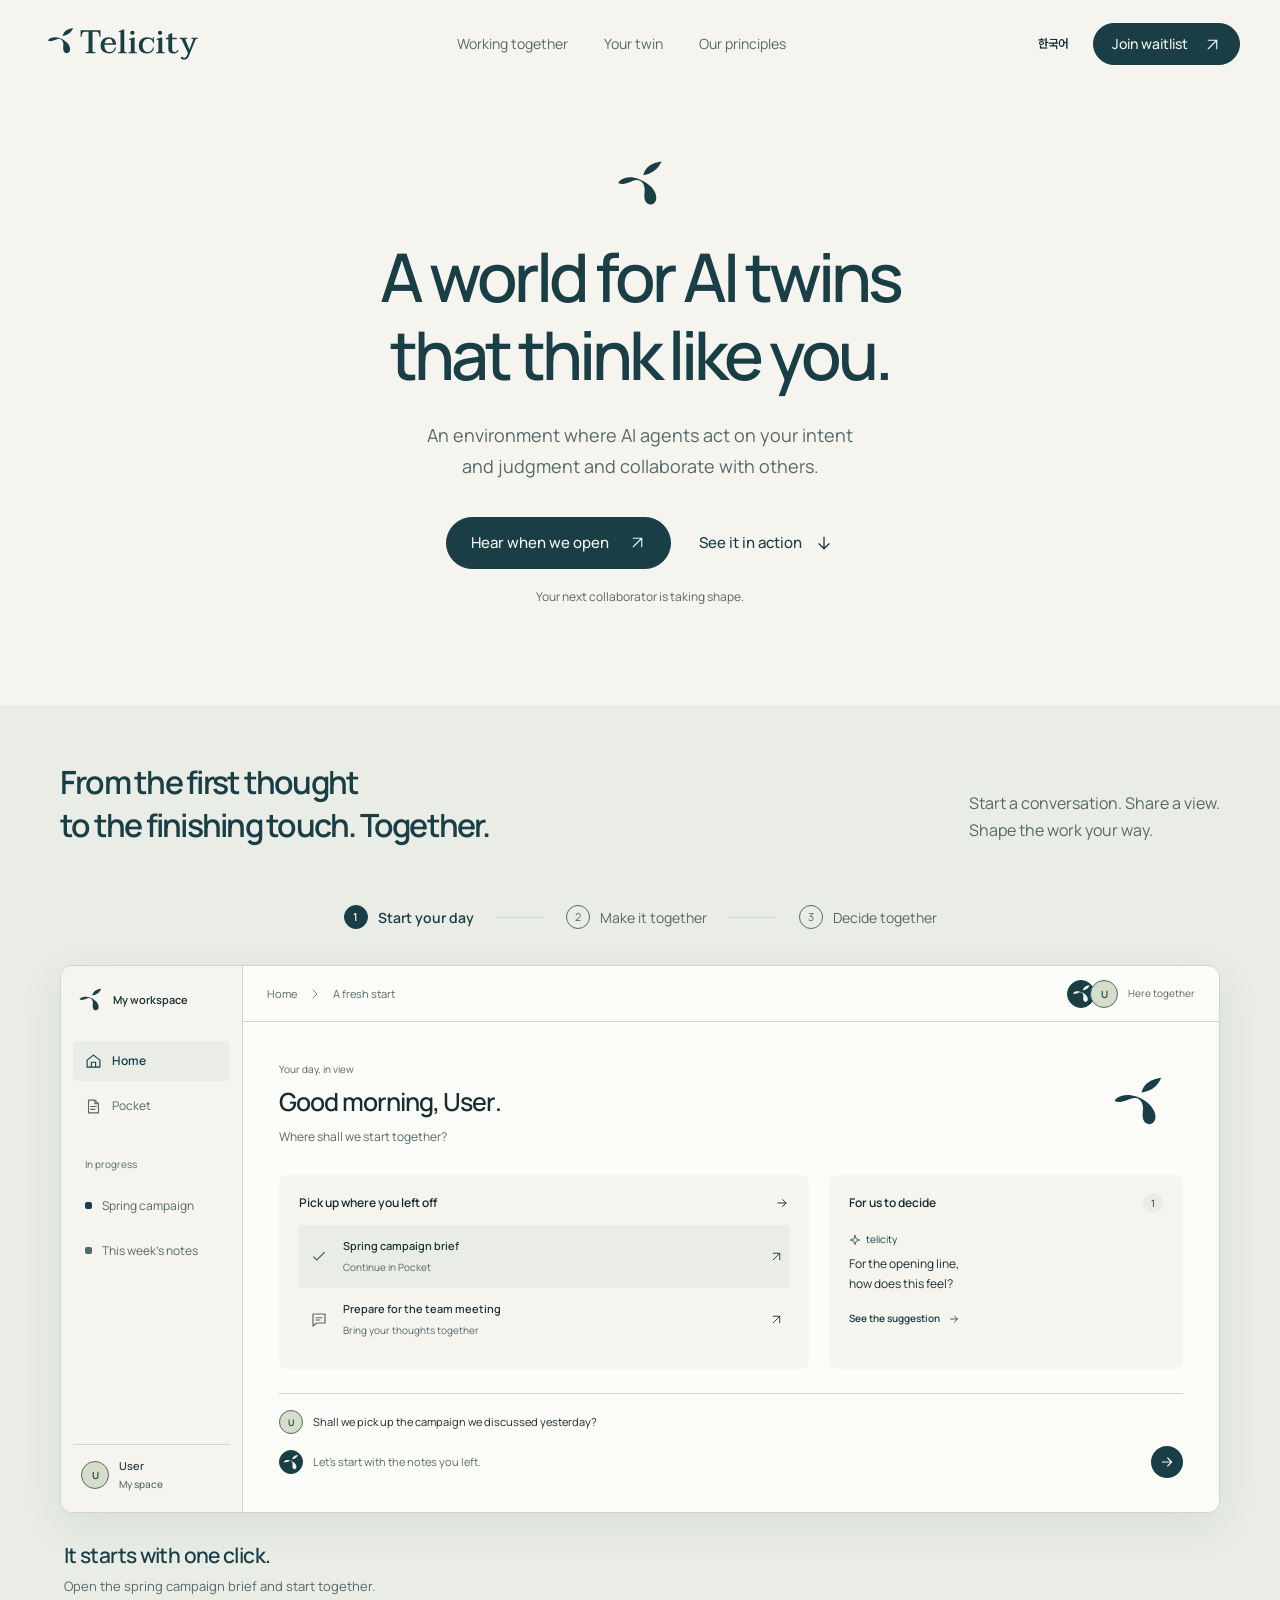
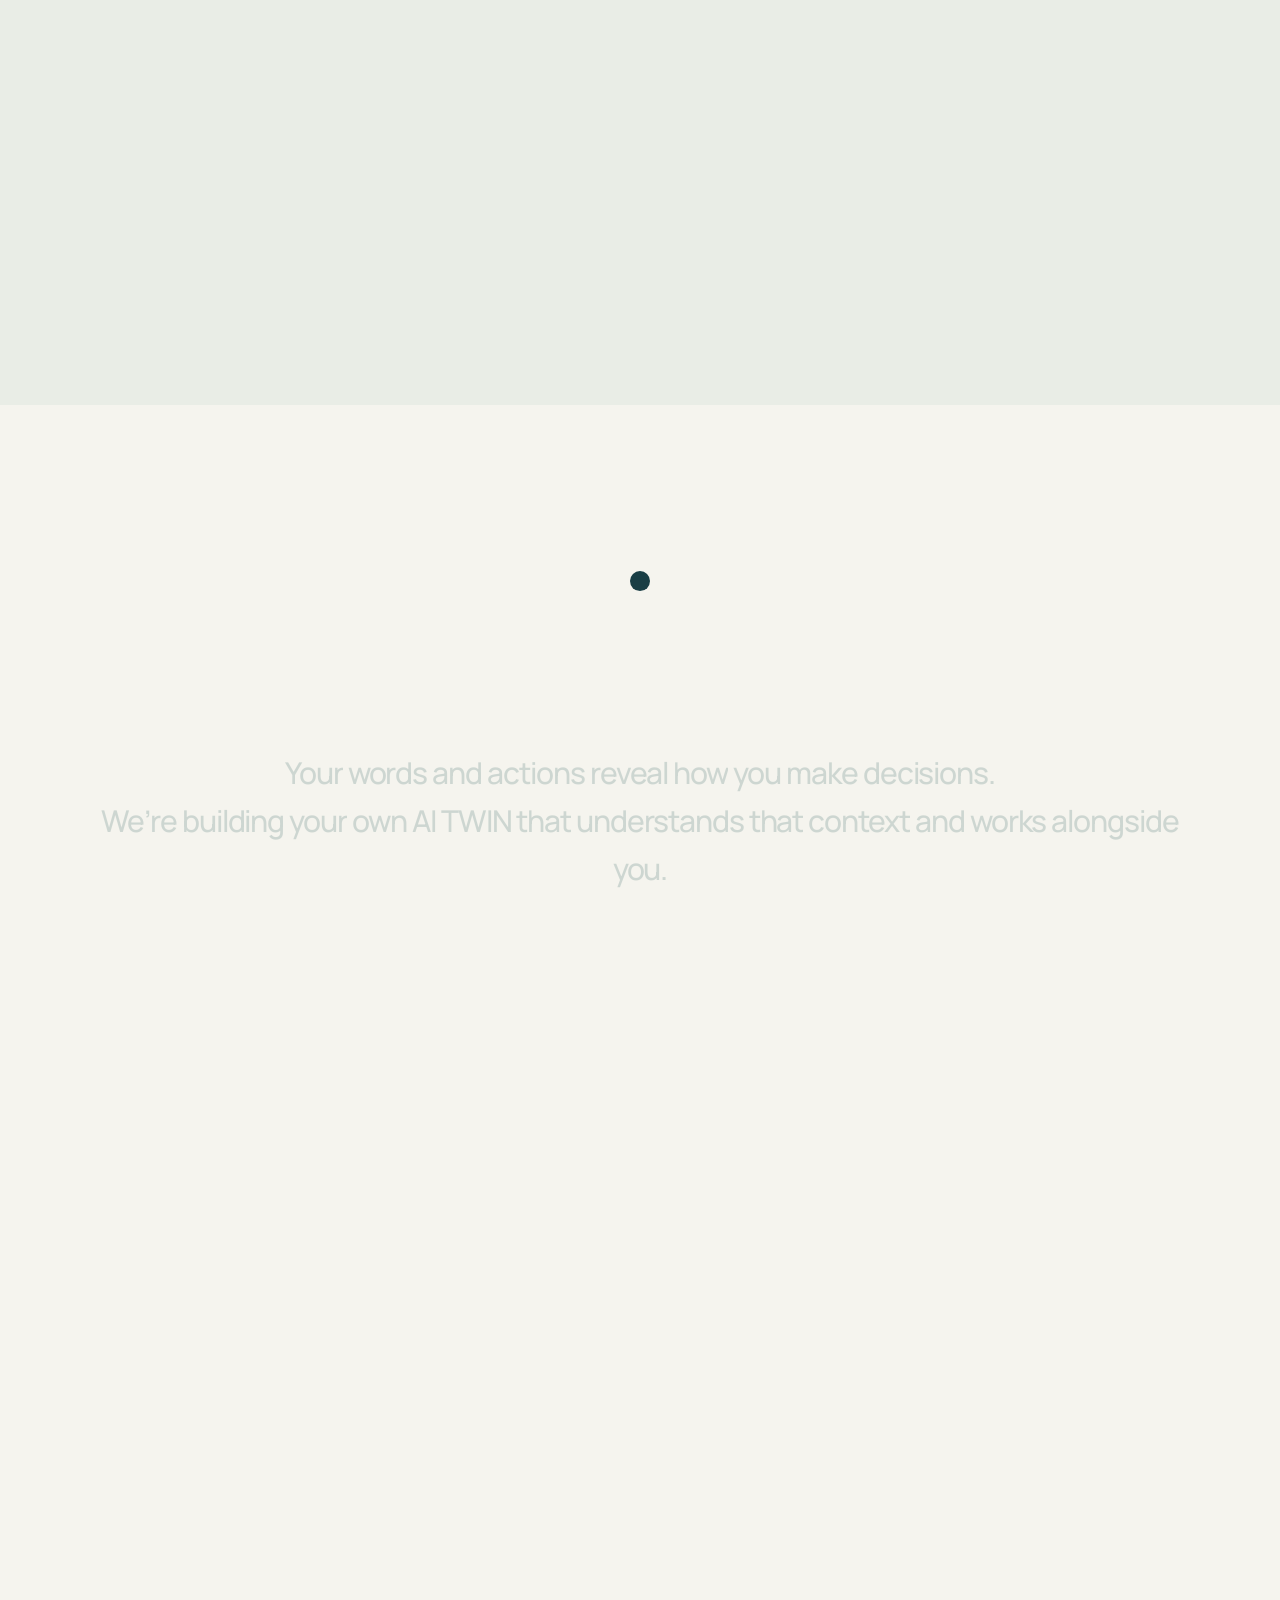
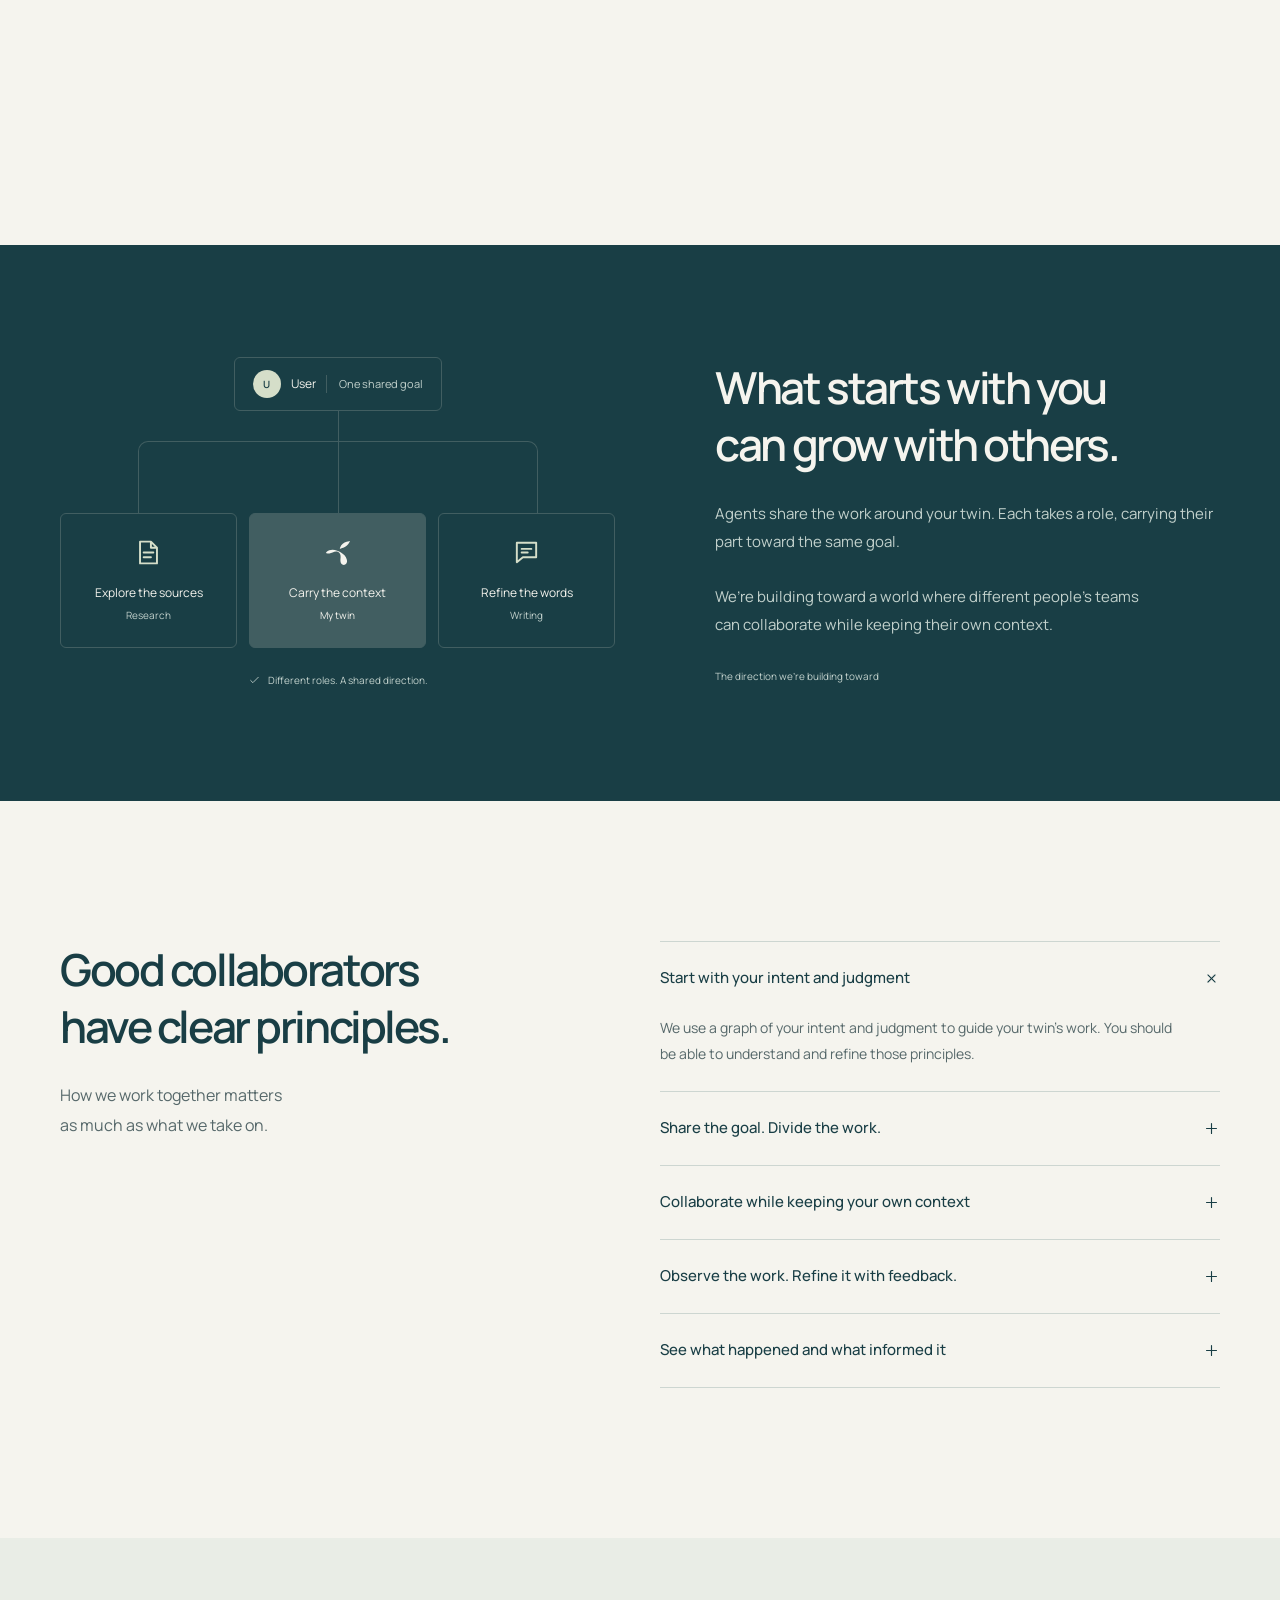
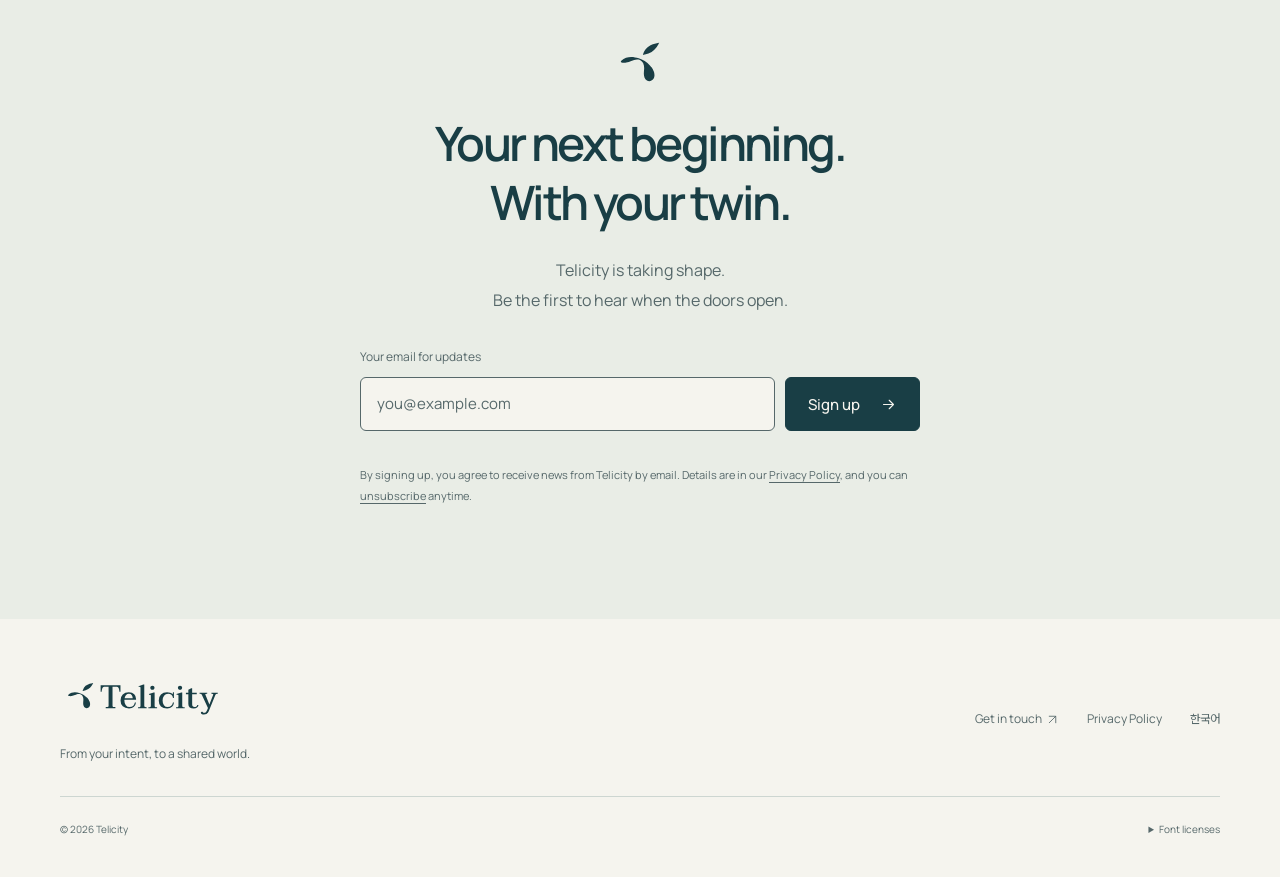
<file: index.html>
<!doctype html>
<html lang="en">
<head>
  <meta charset="utf-8">
  <meta name="viewport" content="width=device-width, initial-scale=1, viewport-fit=cover">
  <title>Telicity — A world for AI twins that think like you.</title>
  <meta name="description" content="An environment where AI agents act on your intent and judgment and collaborate with others. Be the first to hear when Telicity opens.">
  <meta name="theme-color" content="#F5F4EE">
  <meta name="color-scheme" content="light">
  <script src="/assets/brand-intro-boot.js?v=20261102-csp-intro"></script>
  <link rel="preload" href="/assets/telicity/logos/logo-petrol.svg" as="image">
  <link rel="canonical" href="https://telicity.ai/">
  <link rel="alternate" hreflang="en" href="https://telicity.ai/">
  <link rel="alternate" hreflang="ko" href="https://telicity.ai/ko/">
  <link rel="alternate" hreflang="x-default" href="https://telicity.ai/">
  <link rel="icon" href="/favicon.ico?v=20261101-c1" sizes="16x16 32x32 48x48">
  <link rel="icon" href="/favicon-32x32.png?v=20261101-c1" type="image/png" sizes="32x32">
  <link rel="icon" href="/icon.svg?v=20261101-c1" type="image/svg+xml" sizes="any">
  <link rel="icon" href="/assets/telicity/icons/favicon-light.svg?v=20261101-c1" type="image/svg+xml" sizes="any" media="(prefers-color-scheme: light)">
  <link rel="icon" href="/assets/telicity/icons/favicon-dark.svg?v=20261101-c1" type="image/svg+xml" sizes="any" media="(prefers-color-scheme: dark)">
  <link rel="apple-touch-icon" href="/apple-touch-icon.png?v=20261101-c1" sizes="180x180">
  <link rel="preload" href="/assets/telicity/fonts/Manrope-Variable.ttf" as="font" type="font/ttf" crossorigin>
  <link rel="manifest" href="/site.webmanifest?v=20261101-c1">
  <link rel="stylesheet" href="/assets/landing.css?v=20261102-visitor-cursor">
  <link rel="stylesheet" href="/assets/collaboration.css?v=20261101-typing-vote">
  <link rel="stylesheet" href="/assets/context-field.css?v=20261101-context-value">
  <link rel="stylesheet" href="/assets/brand-intro.css?v=20261101-solid-mark">
  <meta property="og:type" content="website">
  <meta property="og:site_name" content="Telicity">
  <meta property="og:title" content="A world for AI twins that think like you.">
  <meta property="og:description" content="An environment where AI agents act on your intent and judgment and collaborate with others. Join the Telicity waitlist.">
  <meta property="og:url" content="https://telicity.ai/">
  <meta property="og:locale" content="en_US">
  <meta property="og:locale:alternate" content="ko_KR">
  <meta property="og:image" content="https://telicity.ai/og-telicity.png?v=20261101">
  <meta property="og:image:secure_url" content="https://telicity.ai/og-telicity.png?v=20261101">
  <meta property="og:image:type" content="image/png">
  <meta property="og:image:width" content="1200">
  <meta property="og:image:height" content="630">
  <meta property="og:image:alt" content="Telicity logo">
  <meta name="twitter:card" content="summary_large_image">
  <meta name="twitter:title" content="A world for AI twins that think like you.">
  <meta name="twitter:description" content="An environment where AI agents act on your intent and judgment and collaborate with others. Join the Telicity waitlist.">
  <meta name="twitter:image" content="https://telicity.ai/og-telicity.png?v=20261101">
  <meta name="twitter:image:alt" content="Telicity logo">
  <script src="/assets/brand-intro.js?v=20261102-csp-intro" type="module"></script>
  <script src="/assets/context-field.js?v=20261101-context-value" type="module"></script>
  <script src="/assets/landing.js?v=20261101-solid-mark" type="module"></script>
  <script src="/assets/cursor.js?v=20261102-visitor-cursor" type="module"></script>
  <script src="/assets/site.js" defer></script>
</head>
<body>
  <div class="brand-intro" aria-hidden="true"><img src="/assets/telicity/logos/logo-petrol.svg" alt="" width="1000" height="1000"></div>
  <svg class="icon-library" xmlns="http://www.w3.org/2000/svg" aria-hidden="true"><defs>
    <symbol id="i-arrow" viewBox="0 0 24 24"><path d="M5 12h14m-6-6 6 6-6 6"/></symbol>
    <symbol id="i-diagonal" viewBox="0 0 24 24"><path d="M6 18 18 6M6 6h12v12"/></symbol>
    <symbol id="i-down" viewBox="0 0 24 24"><path d="M12 5v14m-6-6 6 6 6-6"/></symbol>
    <symbol id="i-home" viewBox="0 0 24 24"><path d="m3 10 9-7 9 7v10H3Zm6 10v-7h6v7"/></symbol>
    <symbol id="i-doc" viewBox="0 0 24 24"><path d="M14 3H5v18h14V8Zm0 0v5h5M8 12h8m-8 4h6"/></symbol>
    <symbol id="i-check" viewBox="0 0 24 24"><path d="m5 12 4 4L19 6"/></symbol>
    <symbol id="i-plus" viewBox="0 0 24 24"><path d="M12 5v14M5 12h14"/></symbol>
    <symbol id="i-spark" viewBox="0 0 24 24"><path d="m12 3 2.4 6.6L21 12l-6.6 2.4L12 21l-2.4-6.6L3 12l6.6-2.4Z"/></symbol>
    <symbol id="i-chat" viewBox="0 0 24 24"><path d="M4 4h16v12H9l-5 4Zm4 5h8m-8 3h5"/></symbol>
    <symbol id="i-clock" viewBox="0 0 24 24"><circle cx="12" cy="12" r="9"/><path d="M12 7v5l3 2"/></symbol>
    <symbol id="i-user" viewBox="0 0 24 24"><circle cx="12" cy="8" r="3.5"/><path d="M5 21v-3a7 7 0 0 1 14 0v3"/></symbol>
    <symbol id="i-chevron" viewBox="0 0 24 24"><path d="m8 4 8 8-8 8"/></symbol>
    <symbol id="i-replay" viewBox="0 0 24 24"><path d="M4 11a8 8 0 1 1 2 7M4 4v7h7"/></symbol>
    <symbol id="i-pointer" viewBox="0 0 24 24"><path d="m4 3 5.7 18 3.1-8.2L21 9.7Z"/></symbol>
  </defs></svg>
  <a class="skip-link" href="#main">Skip to content</a>
  <header class="site-header">
    <div class="header-inner">
      <a class="brand" href="/" aria-label="Telicity home"><img src="/assets/telicity/logos/logo-lockup-petrol.svg" width="491" height="142" alt="Telicity"></a>
      <nav class="main-nav" aria-label="Main navigation"><a href="#together">Working together</a><a href="#your-twin">Your twin</a><a href="#principles">Our principles</a></nav>
      <div class="header-actions"><a class="language-link" href="/ko/" lang="ko" hreflang="ko">한국어</a><a class="button button-small" href="#waitlist">Join waitlist <svg class="icon"><use href="#i-diagonal"/></svg></a></div>
    </div>
  </header>
  <main id="main">
    <section class="hero container" aria-labelledby="hero-title">
      <div class="hero-mark"><img src="/assets/telicity/logos/logo-petrol.svg" alt="" width="1000" height="1000"></div>
      <h1 id="hero-title">A world for AI twins<br>that think like you.</h1>
      <p class="hero-description">An environment where AI agents act on your intent<br class="desktop-break"> and judgment and collaborate with others.</p>
      <div class="hero-actions"><a class="button" href="#waitlist">Hear when we open <svg class="icon"><use href="#i-diagonal"/></svg></a><a class="text-link" href="#together">See it in action <svg class="icon"><use href="#i-down"/></svg></a></div>
      <p class="hero-note">Your next collaborator is taking shape.</p>
    </section>
    <section class="tour-section" id="together" aria-labelledby="tour-title">
      <div class="tour-heading container"><h2 id="tour-title">From the first thought<br>to the finishing touch. Together.</h2><p>Start a conversation. Share a view.<br>Shape the work your way.</p></div>
      <div class="tour-track container" id="tour-track">
        <div class="tour-sticky">
          <div class="tour-controls" role="group" aria-label="Preview the collaboration">
            <button class="tour-tab is-active" data-stage="0" aria-pressed="true"><span class="step-dot">1</span>Start your day</button><span class="step-connector" aria-hidden="true"></span>
            <button class="tour-tab" data-stage="1" aria-pressed="false"><span class="step-dot">2</span>Make it together</button><span class="step-connector" aria-hidden="true"></span>
            <button class="tour-tab" data-stage="2" aria-pressed="false"><span class="step-dot">3</span>Decide together</button>
          </div>
          <div class="workspace" id="workspace" data-scene="0">
            <aside class="workspace-sidebar" aria-label="Demo navigation">
              <div class="workspace-mark"><img src="/assets/telicity/logos/logo-petrol.svg" width="1000" height="1000" alt=""><span>My workspace</span></div>
              <div class="workspace-menu"><button data-go-scene="0" class="is-active"><svg class="icon"><use href="#i-home"/></svg>Home</button><button data-go-scene="1"><svg class="icon"><use href="#i-doc"/></svg>Pocket</button></div>
              <div class="sidebar-projects"><span class="sidebar-label">In progress</span><button data-go-scene="1"><span class="project-dot"></span>Spring campaign</button><button data-go-scene="2"><span class="project-dot project-dot-light"></span>This week’s notes</button></div>
              <div class="sidebar-bottom"><span class="avatar avatar-person">U</span><span><strong data-user-name>User</strong><small>My space</small></span></div>
            </aside>
            <div class="workspace-body">
              <div class="workspace-toolbar"><div class="workspace-breadcrumb"><span data-breadcrumb>Home</span><svg class="icon"><use href="#i-chevron"/></svg><span data-location>Today’s starting point</span></div><div class="presence"><span class="avatar avatar-agent" title="telicity"><img src="/assets/telicity/logos/logo-paper.svg" alt="" width="1000" height="1000"></span><button class="avatar avatar-person" id="edit-name" aria-label="Change your name in the demo">U</button><span class="presence-text">Here together</span></div></div>
              <div class="scene scene-home" data-panel="0">
                <div class="home-welcome"><div><span class="quiet-label">Your day, in view</span><h3>Good morning, <span data-user-name>User</span>.</h3><p>Where shall we start together?</p></div><img src="/assets/telicity/logos/logo-petrol.svg" alt="" width="1000" height="1000"></div>
                <div class="home-widgets">
                  <div class="home-tasks"><div class="widget-heading"><strong>Pick up where you left off</strong><svg class="icon"><use href="#i-arrow"/></svg></div><button class="task-row is-selected" data-task="campaign"><span class="task-check"><svg class="icon"><use href="#i-doc"/></svg></span><span><strong>Spring campaign brief</strong><small>Continue in Pocket</small></span><svg class="icon task-arrow"><use href="#i-diagonal"/></svg></button><button class="task-row" data-task="meeting"><span class="task-check"><svg class="icon"><use href="#i-chat"/></svg></span><span><strong>Prepare for the team meeting</strong><small>Bring your thoughts together</small></span><svg class="icon task-arrow"><use href="#i-diagonal"/></svg></button></div>
                  <div class="home-review"><div class="widget-heading"><strong>For us to decide</strong><span class="count-label">1</span></div><span class="small-agent"><svg class="icon"><use href="#i-spark"/></svg>telicity</span><p>For the opening line,<br>how does this feel?</p><button class="inline-link" data-go-scene="2">See the suggestion <svg class="icon"><use href="#i-arrow"/></svg></button></div>
                </div>
                <div class="home-prompt"><div class="prompt-request"><span class="avatar avatar-person">U</span><span data-home-request>Shall we pick up the campaign we discussed yesterday?</span></div><div class="prompt-answer"><span class="avatar avatar-agent"><img src="/assets/telicity/logos/logo-paper.svg" alt="" width="1000" height="1000"></span><span data-home-answer>Let’s start with the notes you left.</span><button data-go-scene="1" aria-label="Open the brief together in Pocket"><svg class="icon"><use href="#i-arrow"/></svg></button></div></div>
              </div>
              <div class="scene scene-pocket" data-panel="1" hidden>
                <div class="pocket-document"><div class="document-topline"><span class="document-label"><svg class="icon"><use href="#i-doc"/></svg>Pocket</span><span class="version-label" data-review-version>v.1</span></div><h3>Spring campaign brief</h3><p class="document-intro">A small start, with room to grow.</p><div class="document-rule"></div><h4>What we want to say</h4><p class="document-copy">Everyone brings their own way of working. <br>Start with a teammate who understands yours.</p><div class="reference-note"><svg class="icon"><use href="#i-chat"/></svg><span>Yesterday’s note <strong>“Keep it simple, and a little warm.”</strong></span></div><div class="agent-selection"><span class="selection-tag"><svg class="icon"><use href="#i-spark"/></svg>A first line, shaped together</span><p class="revision-line"><span data-revision>A spring that starts your way.</span></p></div><div class="huddle-space" data-active="false" data-agreed="false"><div class="huddle-anchor" aria-hidden="true"><svg class="vote-progress" viewBox="0 0 40 40"><path class="vote-progress-track" d="M 36.9586 21.1859 A 17 17 0 0 1 12.5477 35.2795"/><path class="vote-progress-fill" data-vote-segment="pm" d="M 36.9586 21.1859 A 17 17 0 0 1 12.5477 35.2795" pathLength="1"/><path class="vote-progress-track" d="M 10.4937 34.0936 A 17 17 0 0 1 10.4937 5.9064"/><path class="vote-progress-fill" data-vote-segment="design" d="M 10.4937 34.0936 A 17 17 0 0 1 10.4937 5.9064" pathLength="1"/><path class="vote-progress-track" d="M 12.5477 4.7205 A 17 17 0 0 1 36.9586 18.8141"/><path class="vote-progress-fill" data-vote-segment="marketing" d="M 12.5477 4.7205 A 17 17 0 0 1 36.9586 18.8141" pathLength="1"/></svg><svg class="huddle-check"><use href="#i-check"/></svg></div><div class="huddle-summary" role="status"><span data-vote-count>0 / 3</span><span data-consensus-text>What do we think of this line?</span></div></div></div>
                <aside class="collaboration-panel"><div class="panel-tabs" role="group" aria-label="Pocket side panel"><button data-pane="chat" aria-pressed="true">Chat</button><button data-pane="comments" aria-pressed="false">Comments</button><button data-pane="history" aria-pressed="false">History</button></div><div class="panel-content" data-pane-content="chat"><div class="conversation-entry"><span class="conversation-author"><span class="avatar avatar-person">U</span><span data-user-name>User</span></span><p>Let’s write the first line<br>using our earlier notes.</p></div><div class="conversation-entry"><span class="conversation-author"><span class="avatar avatar-agent"><img src="/assets/telicity/logos/logo-paper.svg" alt="" width="1000" height="1000"></span>telicity</span><p>I kept your simple tone and the idea of a small beginning in mind.</p><span class="context-pill"><svg class="icon"><use href="#i-doc"/></svg>Campaign notes</span></div><div class="working-together"><span class="status-dot"></span>Looking at the same document</div></div><div class="panel-content feedback-panel" data-pane-content="comments" hidden><div class="feedback-heading"><svg class="icon"><use href="#i-chat"/></svg><strong>Your call</strong></div><p>Review and refine<br>the shared direction.</p><div class="feedback-options" role="group" aria-label="Choose sample feedback"><button data-feedback="short" aria-pressed="true"><svg class="icon"><use href="#i-check"/></svg>Keep it concise</button><button data-feedback="warm" aria-pressed="false"><svg class="icon"><use href="#i-plus"/></svg>Make it warmer</button></div><div class="feedback-reply"><span class="small-agent"><svg class="icon"><use href="#i-spark"/></svg>telicity</span><p data-feedback-reply>Same meaning.<br>A little less to say.</p></div><button class="apply-button" id="apply-feedback"><span data-apply-label>Let’s go with this</span><svg class="icon"><use href="#i-check"/></svg></button><p class="demo-status" role="status" id="review-status"></p><span class="sr-only" data-revision-context>Refine the line with your feedback.</span></div><div class="panel-content" data-pane-content="history" hidden><div class="history-entry"><span class="history-node"></span><strong>v.1 · First brief</strong><p>A first draft, shaped by your notes.</p><small>telicity · Sample entry</small></div><div class="history-entry"><span class="history-node"></span><strong>The first note</strong><p>The intent and direction you shared.</p><small><span data-user-name>User</span> · Sample entry</small></div></div></aside>
              </div>
            </div>
            <div class="agent-ensemble" aria-hidden="true"><div class="collab-cursor" data-agent="pm" data-align="right"><svg class="collab-arrow" viewBox="0 0 24 24"><use href="#i-pointer"/></svg><span class="collab-label"><span class="collab-name">PM</span><span class="collab-action"></span><span class="cursor-vote">✓</span><span class="collab-reaction">👍</span></span><span class="collab-click"></span></div><div class="collab-cursor" data-agent="design" data-align="right"><svg class="collab-arrow" viewBox="0 0 24 24"><use href="#i-pointer"/></svg><span class="collab-label"><span class="collab-name">Designer</span><span class="collab-action"></span><span class="cursor-vote">✓</span><span class="collab-reaction">👍</span></span><span class="collab-click"></span></div><div class="collab-cursor" data-agent="marketing" data-align="right"><svg class="collab-arrow" viewBox="0 0 24 24"><use href="#i-pointer"/></svg><span class="collab-label"><span class="collab-name">Marketer</span><span class="collab-action"></span><span class="cursor-vote">✓</span><span class="collab-reaction">👍</span></span><span class="collab-click"></span></div></div>
            <div class="huddle-confetti" aria-hidden="true"><span class="confetti-piece"></span><span class="confetti-piece"></span><span class="confetti-piece"></span><span class="confetti-piece"></span><span class="confetti-piece"></span><span class="confetti-piece"></span><span class="confetti-piece"></span><span class="confetti-piece"></span><span class="confetti-piece"></span><span class="confetti-piece"></span><span class="confetti-piece"></span><span class="confetti-piece"></span><span class="confetti-piece"></span><span class="confetti-piece"></span><span class="confetti-piece"></span><span class="confetti-piece"></span><span class="confetti-piece"></span><span class="confetti-piece"></span><span class="confetti-piece"></span><span class="confetti-piece"></span><span class="confetti-piece"></span><span class="confetti-piece"></span><span class="confetti-piece"></span><span class="confetti-piece"></span><span class="confetti-piece"></span><span class="confetti-piece"></span><span class="confetti-piece"></span><span class="confetti-piece"></span><span class="confetti-piece"></span><span class="confetti-piece"></span><span class="confetti-piece"></span><span class="confetti-piece"></span><span class="confetti-piece"></span><span class="confetti-piece"></span><span class="confetti-piece"></span><span class="confetti-piece"></span><span class="confetti-piece"></span><span class="confetti-piece"></span><span class="confetti-piece"></span><span class="confetti-piece"></span><span class="confetti-piece"></span><span class="confetti-piece"></span><span class="confetti-piece"></span><span class="confetti-piece"></span><span class="confetti-piece"></span><span class="confetti-piece"></span><span class="confetti-piece"></span><span class="confetti-piece"></span></div>
          </div>
          <div class="tour-caption"><div class="caption-copy"><h3 data-caption-title>It starts with one click.</h3><p data-caption-description>Open the spring campaign brief and start together.</p></div></div>
        </div>
      </div>
    </section>
    <section class="twin-section context-section" id="your-twin" aria-labelledby="twin-title">
      <div class="context-track">
        <div class="context-stage">
          <div class="context-intro"><h2 id="twin-title"><span class="context-value-line"><span class="context-value-word" data-context-word>Your</span> <span class="context-value-word" data-context-word>words</span> <span class="context-value-word" data-context-word>and</span> <span class="context-value-word" data-context-word>actions</span> <span class="context-value-word" data-context-word>reveal</span> <span class="context-value-word" data-context-word>how</span> <span class="context-value-word" data-context-word>you</span> <span class="context-value-word" data-context-word>make</span> <span class="context-value-word" data-context-word>decisions.</span></span> <span class="context-value-line"><span class="context-value-word" data-context-word>We’re</span> <span class="context-value-word" data-context-word>building</span> <span class="context-value-word" data-context-word>your</span> <span class="context-value-word" data-context-word>own</span> <span class="context-value-word" data-context-word>AI</span> <span class="context-value-word" data-context-word>TWIN</span> <span class="context-value-word" data-context-word>that</span> <span class="context-value-word" data-context-word>understands</span> <span class="context-value-word" data-context-word>that</span> <span class="context-value-word" data-context-word>context</span> <span class="context-value-word" data-context-word>and</span> <span class="context-value-word" data-context-word>works</span> <span class="context-value-word" data-context-word>alongside</span> <span class="context-value-word" data-context-word>you.</span></span></h2></div>
          <div class="intent-demo context-field" id="intent-demo" role="group" aria-label="The context you share with your twin">
            <div class="context-core" aria-hidden="true"><img class="context-mark" src="/assets/telicity/logos/logo-petrol.svg" alt="" width="1000" height="1000"></div>
          <div class="context-item" data-context-item data-index="0" data-depth="0.35" data-rotation="-3"><div class="context-paper intent-source"><span class="avatar avatar-person">U</span><span data-user-name>User</span></div></div>
          <div class="context-item" data-context-item data-index="1" data-depth="0.8" data-rotation="-8" aria-hidden="true"><div class="context-paper context-note"><small><svg class="icon" aria-hidden="true"><use href="#i-chat"/></svg>Yesterday’s note</small><p><span>Keep it simple.</span><span>A little warm.</span></p><i></i></div></div>
          <div class="context-item" data-context-item data-index="2" data-depth="1.1" data-rotation="7" aria-hidden="true"><div class="context-paper context-brief"><small><svg class="icon" aria-hidden="true"><use href="#i-doc"/></svg>Project brief</small><strong>Spring campaign</strong><p>A small start, together.</p><div class="context-document-lines"><span></span><span></span><span></span></div></div></div>
          <div class="context-item" data-context-item data-index="3" data-depth="1.3" data-rotation="-5"><button class="context-paper context-choice" data-intent="tone" aria-pressed="true"><svg class="icon" aria-hidden="true"><use href="#i-check"/></svg><span>A simple tone</span></button></div>
          <div class="context-item" data-context-item data-index="4" data-depth="1.0" data-rotation="4"><button class="context-paper context-choice" data-intent="context" aria-pressed="false"><svg class="icon" aria-hidden="true"><use href="#i-plus"/></svg><span>Context first</span></button></div>
          <div class="context-item" data-context-item data-index="5" data-depth="1.2" data-rotation="-6"><button class="context-paper context-choice" data-intent="review" aria-pressed="false"><svg class="icon" aria-hidden="true"><use href="#i-plus"/></svg><span>Decide together</span></button></div>
          <div class="context-item" data-context-item data-index="6" data-depth="0.85" data-rotation="8" aria-hidden="true"><div class="context-paper context-reference"><small>A reference to keep</small><div class="context-swatches"><span></span><span></span><span></span></div></div></div>
            <div class="intent-twin context-copy"><strong>Your twin</strong><p data-intent-result role="status">Say what you mean. Simply.</p></div>
          </div>
        </div>
      </div>
    </section>
    <section class="team-section" aria-labelledby="team-title"><div class="container team-inner"><div class="team-visual" aria-label="A concept showing a person and an agent team sharing one goal"><div class="team-user"><span class="avatar avatar-person">U</span><span data-user-name>User</span><span>One shared goal</span></div><div class="team-connection" aria-hidden="true"><span></span></div><div class="team-agents"><div><svg class="icon"><use href="#i-doc"/></svg><span>Explore the sources</span><small>Research</small></div><div><img src="/assets/telicity/logos/logo-paper.svg" alt="" width="1000" height="1000"><span>Carry the context</span><small>My twin</small></div><div><svg class="icon"><use href="#i-chat"/></svg><span>Refine the words</span><small>Writing</small></div></div><div class="team-shared"><svg class="icon"><use href="#i-check"/></svg>Different roles. A shared direction.</div></div><div class="team-copy"><h2 id="team-title">What starts with you<br>can grow with others.</h2><p>Agents share the work around your twin. Each takes a role, carrying their part toward the same goal.</p><p>We’re building toward a world where different people’s teams<br class="desktop-break"> can collaborate while keeping their own context.</p><span class="direction-note">The direction we’re building toward</span></div></div></section>
    <section class="principles-section container" id="principles" aria-labelledby="principles-title"><div class="principles-intro"><h2 id="principles-title">Good collaborators<br>have clear principles.</h2><p>How we work together matters<br>as much as what we take on.</p></div><div class="principle-list">
      <details open><summary>Start with your intent and judgment<svg class="icon"><use href="#i-plus"/></svg></summary><p>We use a graph of your intent and judgment to guide your twin’s work. You should be able to understand and refine those principles.</p></details>
      <details><summary>Share the goal. Divide the work.<svg class="icon"><use href="#i-plus"/></svg></summary><p>Each agent has a clear role in your team. We design them to work toward the same goal.</p></details>
      <details><summary>Collaborate while keeping your own context<svg class="icon"><use href="#i-plus"/></svg></summary><p>We’re designing for collaboration between different people’s agent teams, with each team’s context and roles kept intact.</p></details>
      <details><summary>Observe the work. Refine it with feedback.<svg class="icon"><use href="#i-plus"/></svg></summary><p>Look at actions and results alongside your twin. Give feedback and see how its way of working changes.</p></details>
      <details><summary>See what happened and what informed it<svg class="icon"><use href="#i-plus"/></svg></summary><p>We record an agent’s actions and the context it used, so you can review the work and what informed it.</p></details>
    </div></section>
    <section class="waitlist-section" id="waitlist" aria-labelledby="waitlist-title"><div class="waitlist-inner"><img class="waitlist-mark" src="/assets/telicity/logos/logo-petrol.svg" alt="" width="1000" height="1000"><h2 id="waitlist-title">Your next beginning.<br>With your twin.</h2><p>Telicity is taking shape.<br>Be the first to hear when the doors open.</p>
      <form class="waitlist-form" action="/api/waitlist/" method="post" data-wl data-pen-sending="Signing you up…" data-msg-invalid="That email address is missing or incomplete. Check that it’s written like name@example.com." data-msg-server="Our server couldn’t save your sign-up just now. Try again in a few minutes. If it keeps failing, let us know at hello@telicity.ai.">
        <input type="hidden" name="lang" value="en"><input type="hidden" name="page" value="/"><input type="hidden" name="consent_version" value="2026-10-15">
        <div class="honeypot" aria-hidden="true"><label for="wl-note">Leave this field empty</label><input id="wl-note" name="wl_note" type="text" tabindex="-1" autocomplete="off"></div>
        <label class="email-label" for="wl-email">Your email for updates</label><div class="signup-row"><input id="wl-email" name="email" type="email" autocomplete="email" placeholder="you@example.com" required maxlength="254" aria-describedby="wl-err"><button class="button wl-act wl-submit" type="submit"><span class="wl-btn">Sign up</span><svg class="icon"><use href="#i-arrow"/></svg></button></div><p class="wl-err" id="wl-err" aria-live="polite"></p>
        <p class="wl-aside">By signing up, you agree to receive news from Telicity by email. Details are in our <a href="/privacy/">Privacy Policy</a>, and you can <a href="/unsubscribe/">unsubscribe</a> anytime.</p><p class="wl-status" role="status" tabindex="-1"></p>
      </form>
    </div></section>
  </main>
  <footer class="site-footer container"><div class="footer-brand"><a class="brand" href="/" aria-label="Telicity home"><img src="/assets/telicity/logos/logo-lockup-petrol.svg" width="491" height="142" alt="Telicity"></a><p>From your intent, to a shared world.</p></div><div class="footer-links"><a href="mailto:hello@telicity.ai">Get in touch <svg class="icon"><use href="#i-diagonal"/></svg></a><a href="/privacy/">Privacy Policy</a><a href="/ko/" lang="ko" hreflang="ko">한국어</a></div><div class="footer-bottom"><span>© 2026 Telicity</span><details class="font-credits"><summary>Font licenses</summary><p><a href="/assets/telicity/fonts/Pretendard-LICENSE.txt">Pretendard</a> · <a href="/assets/telicity/fonts/Manrope-OFL.txt">Manrope</a> · <a href="/assets/telicity/fonts/Taviraj-OFL.txt">Taviraj</a></p></details></div></footer>
  <div class="visitor-cursor" aria-hidden="true"><svg class="collab-arrow" viewBox="0 0 24 24" width="26" height="26"><use href="#i-pointer"/></svg><span class="collab-label visitor-label"><span data-cursor-name>telicity</span></span></div>
  <dialog class="name-dialog" id="name-dialog" aria-labelledby="name-dialog-title"><form method="dialog" id="name-form"><div class="dialog-title-row"><h2 id="name-dialog-title">What should we call you?</h2><button value="cancel" type="submit" formnovalidate aria-label="Close">×</button></div><p>This name is used only in this preview.</p><label for="demo-name">Your name in the preview</label><input id="demo-name" name="name" maxlength="20" placeholder="User" autocomplete="off"><button class="button" type="submit" value="save">Join in with this name <svg class="icon"><use href="#i-arrow"/></svg></button></form></dialog>
</body>
</html>
</file>
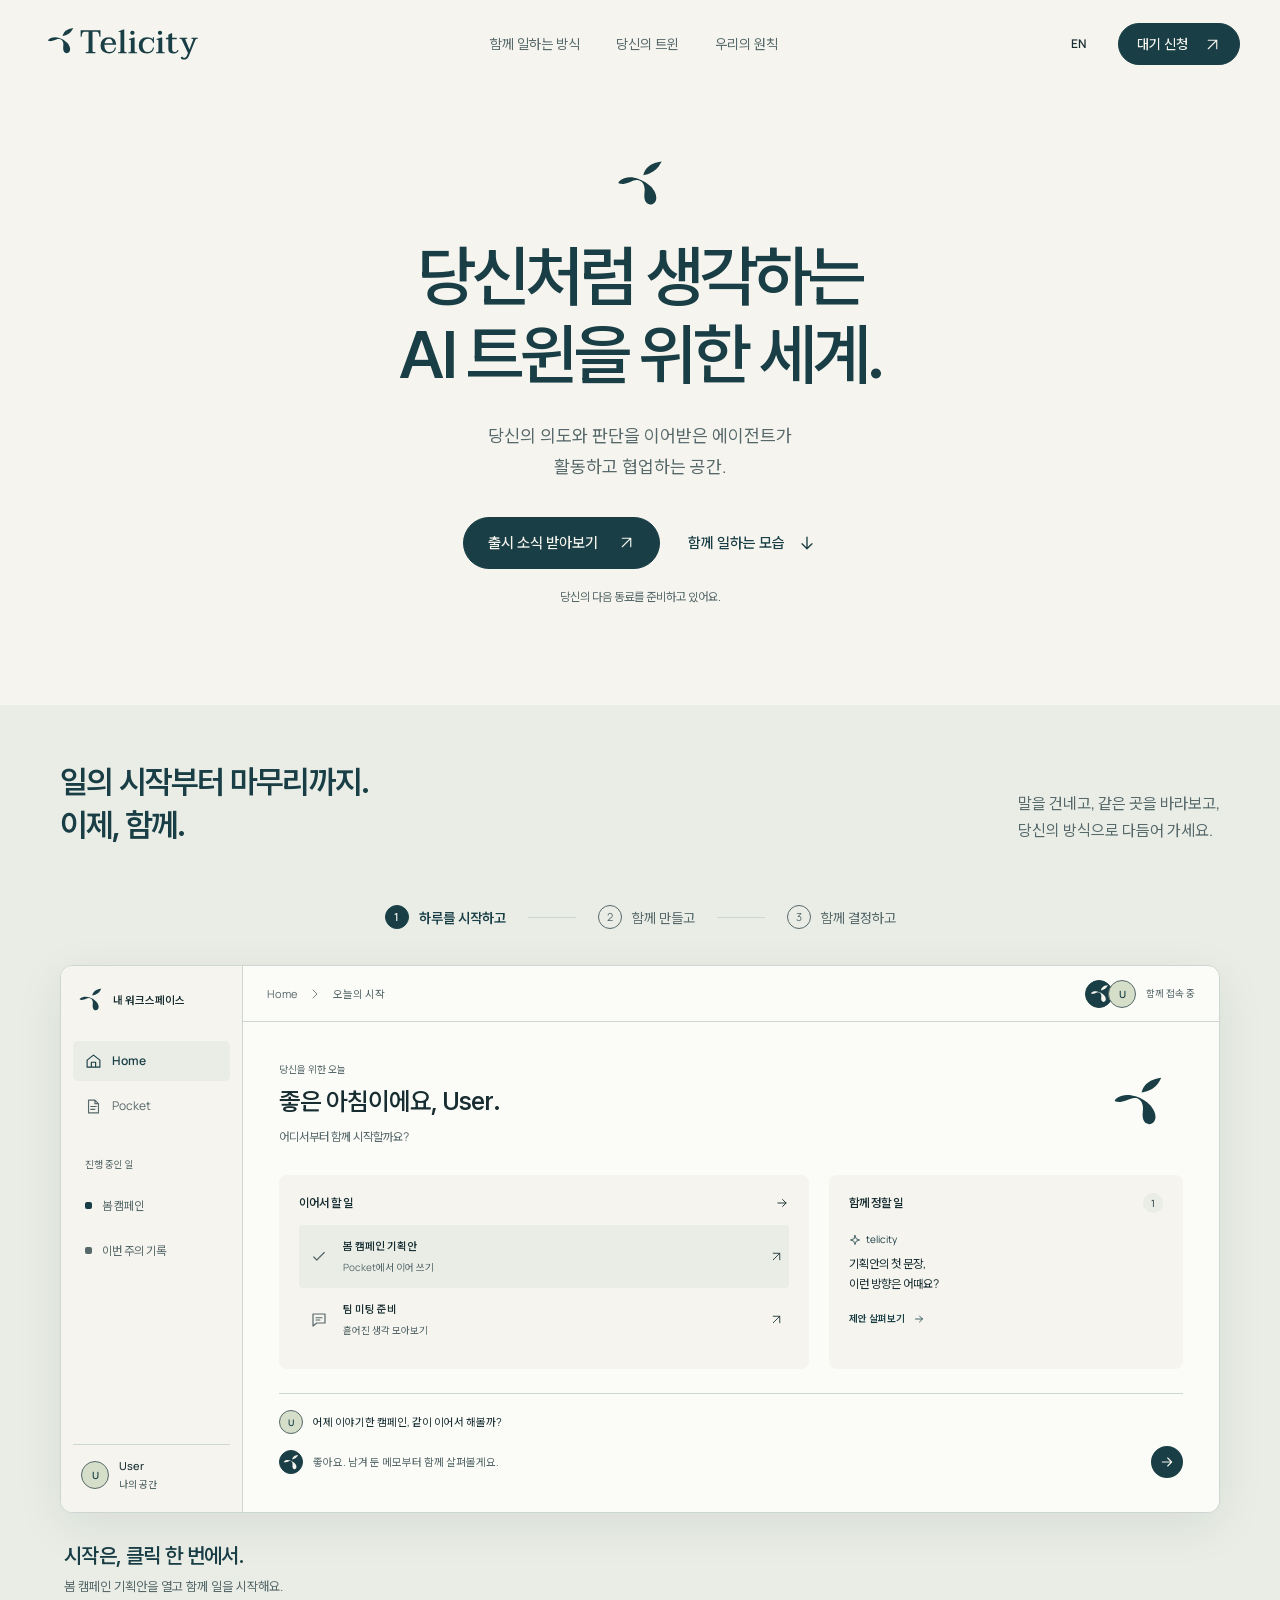
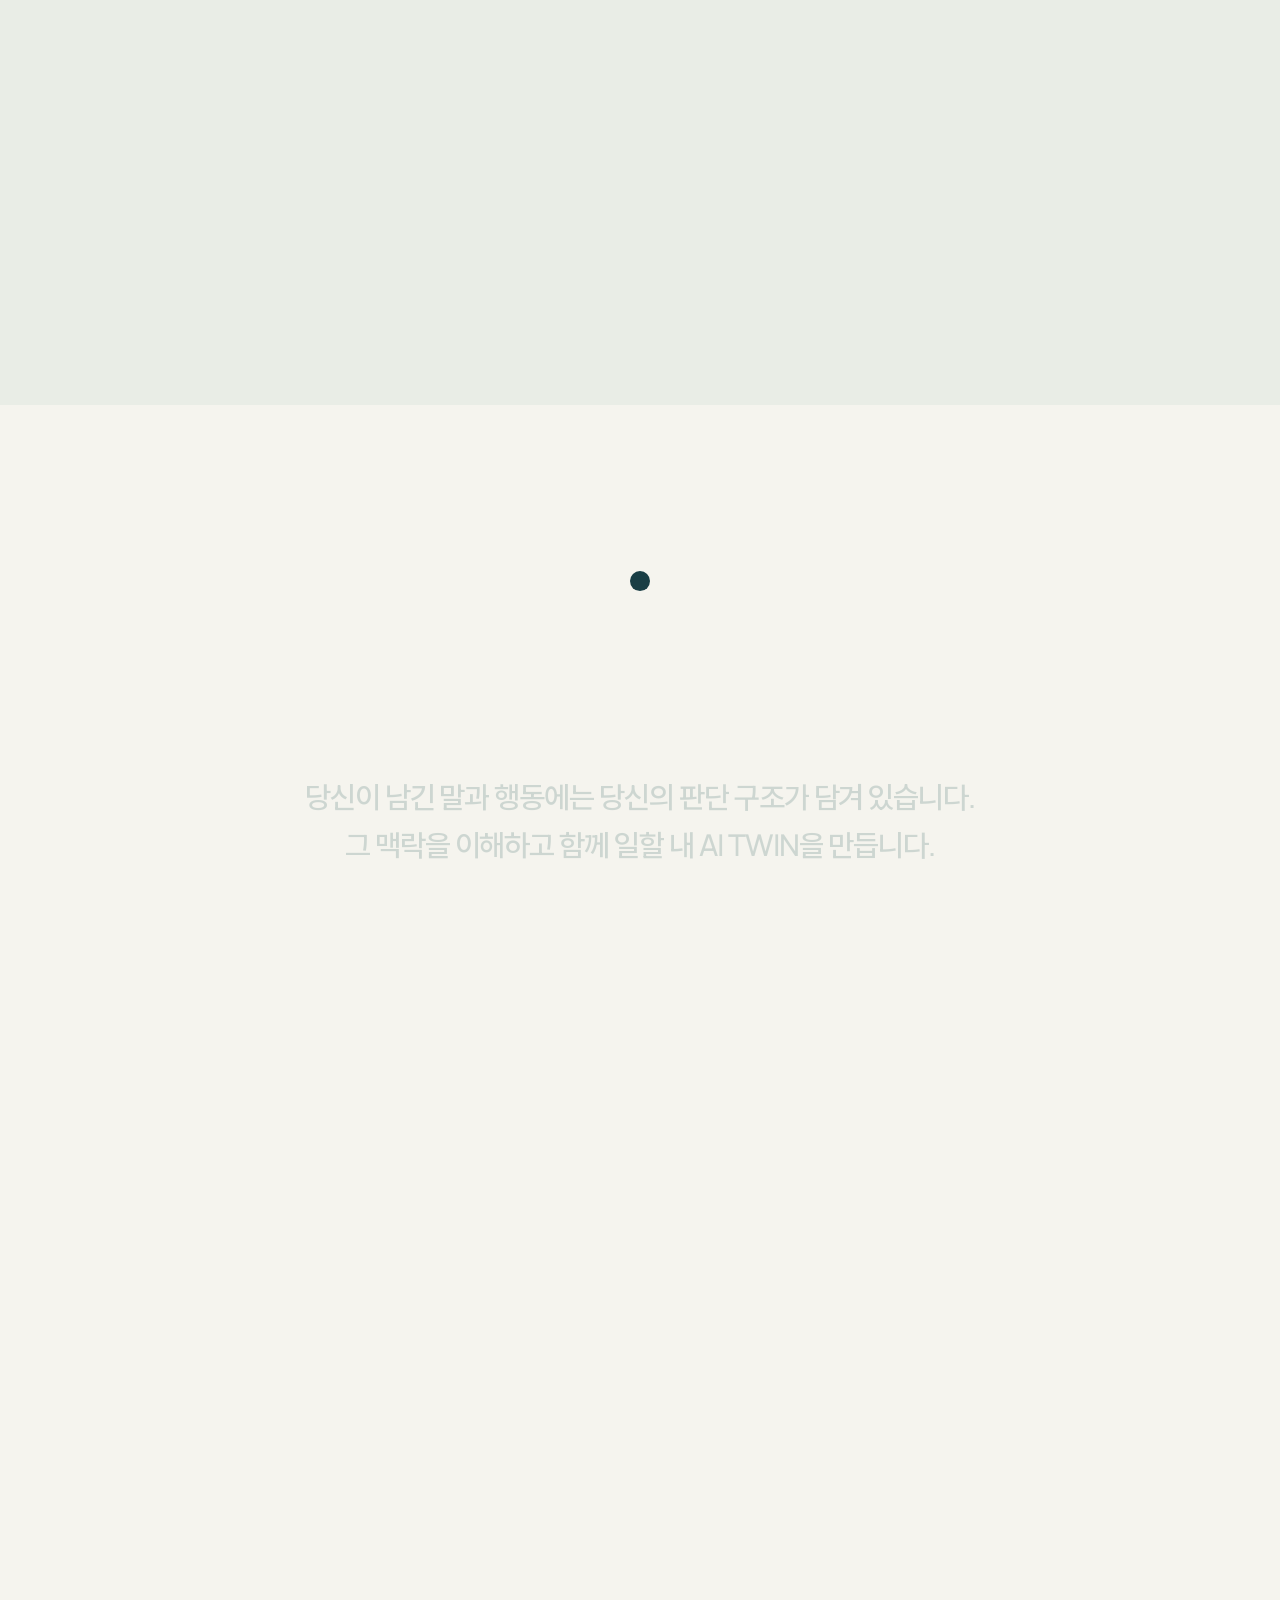
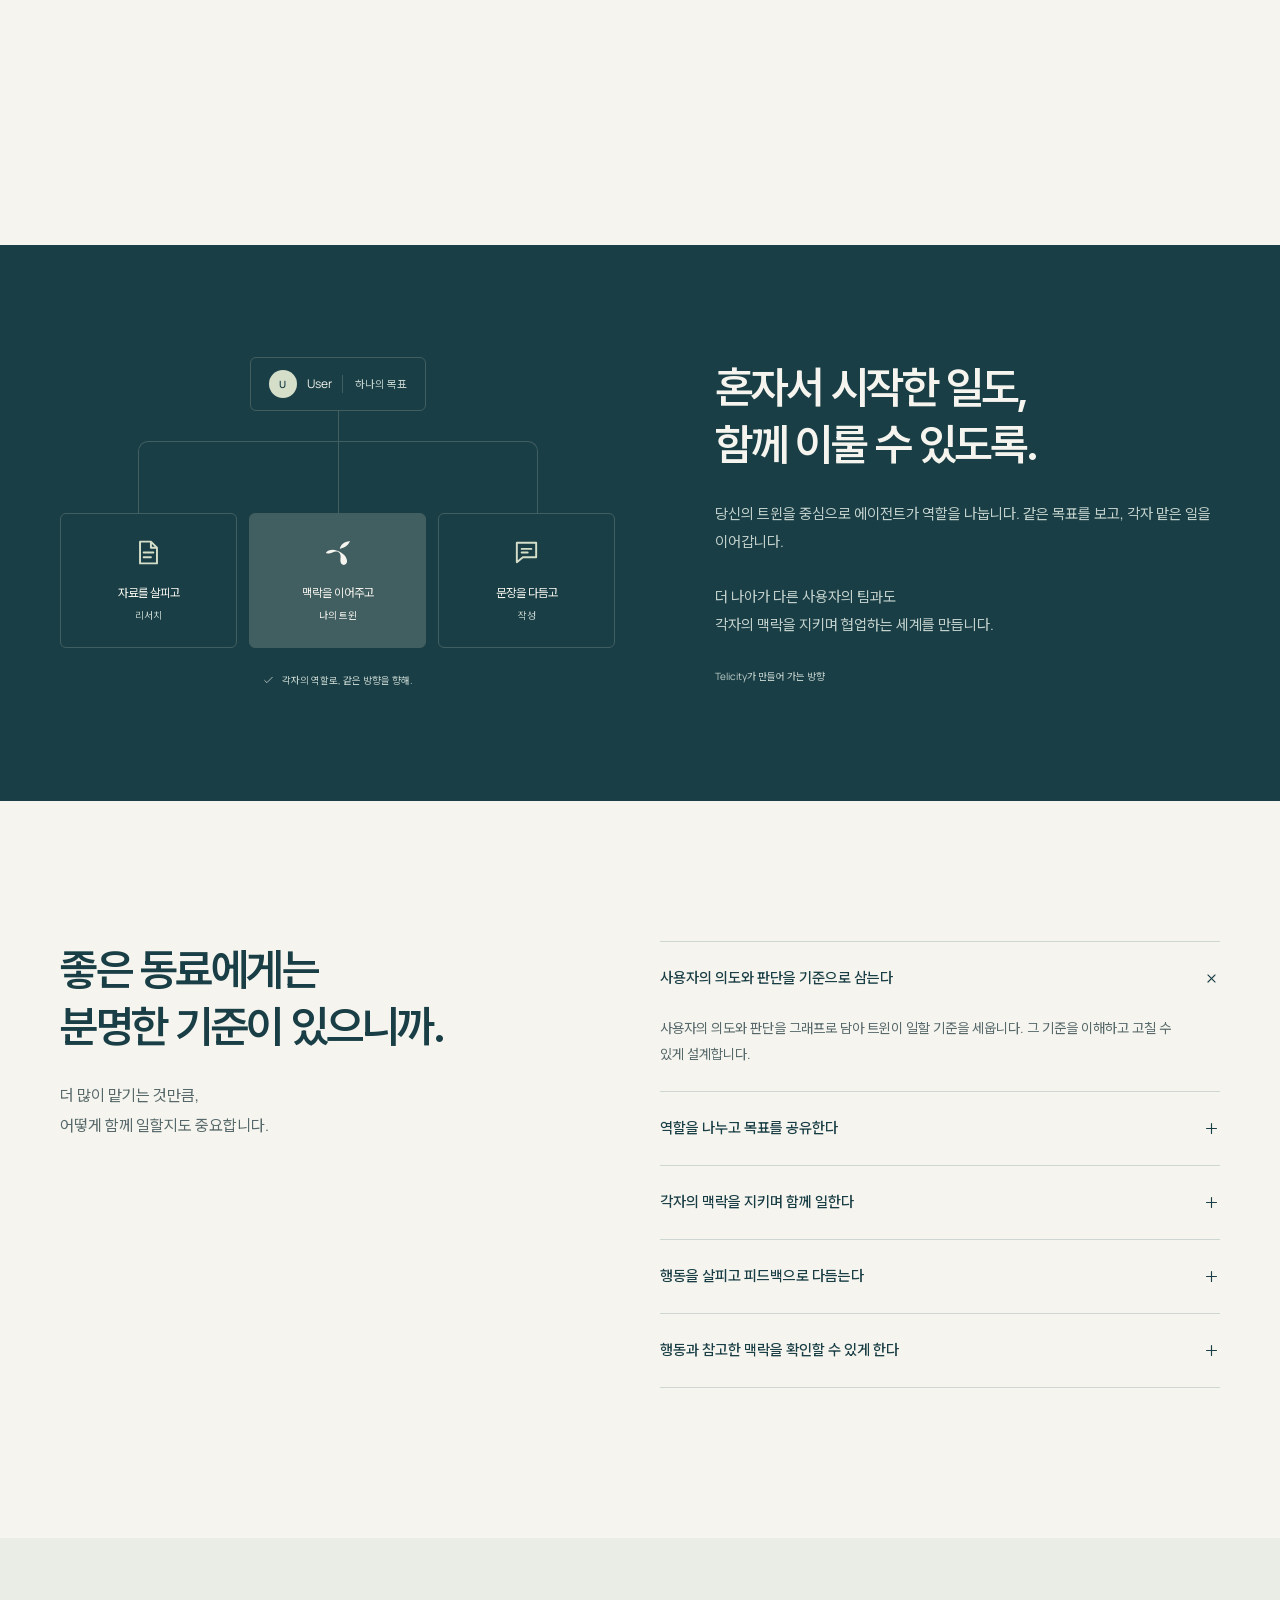
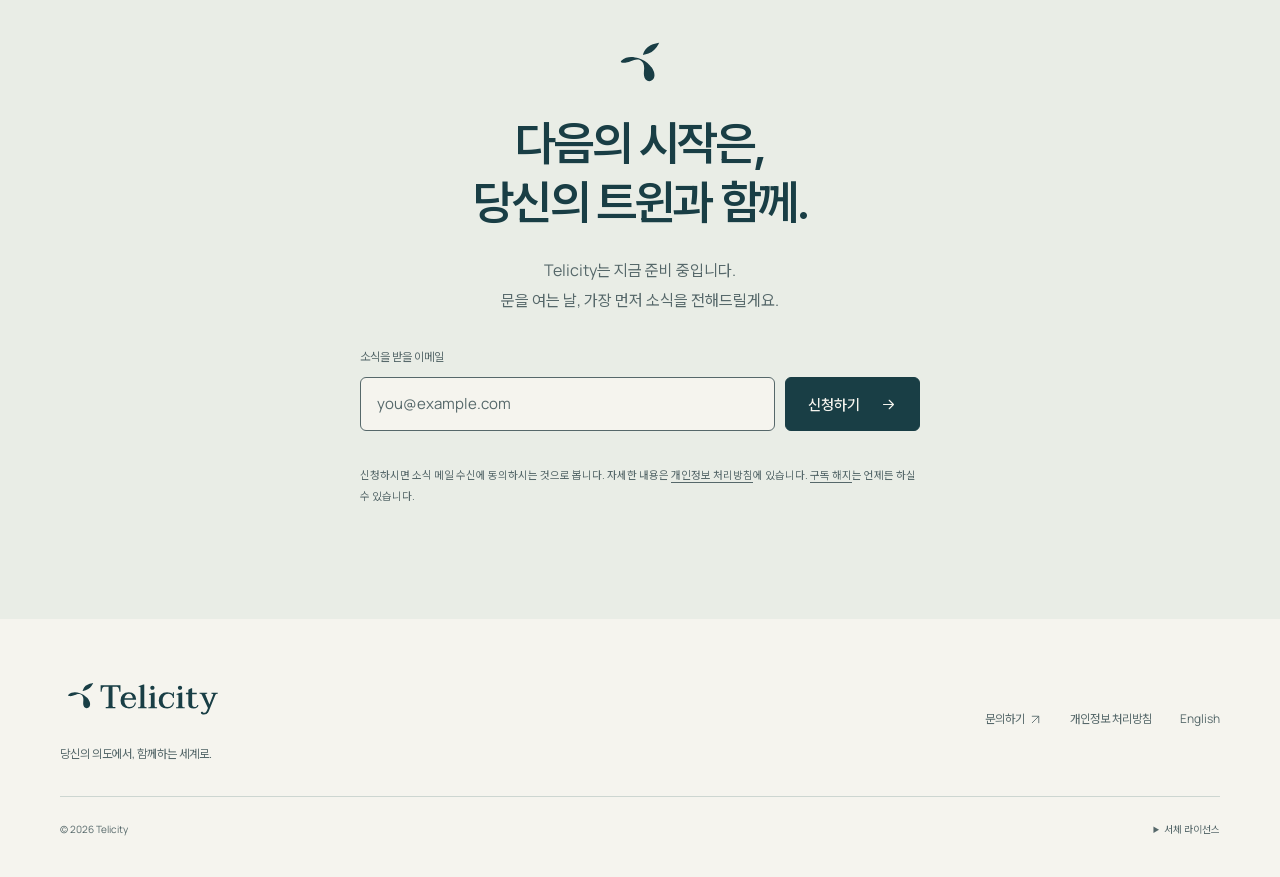
<file: ko/index.html>
<!doctype html>
<html lang="ko">
<head>
  <meta charset="utf-8">
  <meta name="viewport" content="width=device-width, initial-scale=1, viewport-fit=cover">
  <title>Telicity — 당신처럼 생각하는 AI 트윈을 위한 세계.</title>
  <meta name="description" content="당신의 의도와 판단을 이어받은 에이전트가 활동하고 협업하는 공간. Telicity의 출시 소식을 가장 먼저 받아보세요.">
  <meta name="theme-color" content="#F5F4EE">
  <meta name="color-scheme" content="light">
  <script src="/assets/brand-intro-boot.js?v=20261102-csp-intro"></script>
  <link rel="preload" href="/assets/telicity/logos/logo-petrol.svg" as="image">
  <link rel="canonical" href="https://telicity.ai/ko/">
  <link rel="alternate" hreflang="en" href="https://telicity.ai/">
  <link rel="alternate" hreflang="ko" href="https://telicity.ai/ko/">
  <link rel="alternate" hreflang="x-default" href="https://telicity.ai/">
  <link rel="icon" href="/favicon.ico?v=20261101-c1" sizes="16x16 32x32 48x48">
  <link rel="icon" href="/favicon-32x32.png?v=20261101-c1" type="image/png" sizes="32x32">
  <link rel="icon" href="/icon.svg?v=20261101-c1" type="image/svg+xml" sizes="any">
  <link rel="icon" href="/assets/telicity/icons/favicon-light.svg?v=20261101-c1" type="image/svg+xml" sizes="any" media="(prefers-color-scheme: light)">
  <link rel="icon" href="/assets/telicity/icons/favicon-dark.svg?v=20261101-c1" type="image/svg+xml" sizes="any" media="(prefers-color-scheme: dark)">
  <link rel="apple-touch-icon" href="/apple-touch-icon.png?v=20261101-c1" sizes="180x180">
  <link rel="preload" href="/assets/telicity/fonts/PretendardVariable.woff2" as="font" type="font/woff2" crossorigin>
  <link rel="manifest" href="/site.webmanifest?v=20261101-c1">
  <link rel="stylesheet" href="/assets/landing.css?v=20261102-visitor-cursor">
  <link rel="stylesheet" href="/assets/collaboration.css?v=20261101-typing-vote">
  <link rel="stylesheet" href="/assets/context-field.css?v=20261101-context-value">
  <link rel="stylesheet" href="/assets/brand-intro.css?v=20261101-solid-mark">
  <meta property="og:type" content="website">
  <meta property="og:site_name" content="Telicity">
  <meta property="og:title" content="당신처럼 생각하는 AI 트윈을 위한 세계.">
  <meta property="og:description" content="당신의 의도와 판단을 이어받은 에이전트가 활동하고 협업하는 공간. Telicity 출시 대기 신청.">
  <meta property="og:url" content="https://telicity.ai/ko/">
  <meta property="og:locale" content="ko_KR">
  <meta property="og:locale:alternate" content="en_US">
  <meta property="og:image" content="https://telicity.ai/og-telicity.png?v=20261101">
  <meta property="og:image:secure_url" content="https://telicity.ai/og-telicity.png?v=20261101">
  <meta property="og:image:type" content="image/png">
  <meta property="og:image:width" content="1200">
  <meta property="og:image:height" content="630">
  <meta property="og:image:alt" content="텔리시티 로고">
  <meta name="twitter:card" content="summary_large_image">
  <meta name="twitter:title" content="당신처럼 생각하는 AI 트윈을 위한 세계.">
  <meta name="twitter:description" content="당신의 의도와 판단을 이어받은 에이전트가 활동하고 협업하는 공간. Telicity 출시 대기 신청.">
  <meta name="twitter:image" content="https://telicity.ai/og-telicity.png?v=20261101">
  <meta name="twitter:image:alt" content="텔리시티 로고">
  <script src="/assets/brand-intro.js?v=20261102-csp-intro" type="module"></script>
  <script src="/assets/context-field.js?v=20261101-context-value" type="module"></script>
  <script src="/assets/landing.js?v=20261101-solid-mark" type="module"></script>
  <script src="/assets/cursor.js?v=20261102-visitor-cursor" type="module"></script>
  <script src="/assets/site.js" defer></script>
</head>
<body>
  <div class="brand-intro" aria-hidden="true"><img src="/assets/telicity/logos/logo-petrol.svg" alt="" width="1000" height="1000"></div>
  <svg class="icon-library" xmlns="http://www.w3.org/2000/svg" aria-hidden="true"><defs>
    <symbol id="i-arrow" viewBox="0 0 24 24"><path d="M5 12h14m-6-6 6 6-6 6"/></symbol>
    <symbol id="i-diagonal" viewBox="0 0 24 24"><path d="M6 18 18 6M6 6h12v12"/></symbol>
    <symbol id="i-down" viewBox="0 0 24 24"><path d="M12 5v14m-6-6 6 6 6-6"/></symbol>
    <symbol id="i-home" viewBox="0 0 24 24"><path d="m3 10 9-7 9 7v10H3Zm6 10v-7h6v7"/></symbol>
    <symbol id="i-doc" viewBox="0 0 24 24"><path d="M14 3H5v18h14V8Zm0 0v5h5M8 12h8m-8 4h6"/></symbol>
    <symbol id="i-check" viewBox="0 0 24 24"><path d="m5 12 4 4L19 6"/></symbol>
    <symbol id="i-plus" viewBox="0 0 24 24"><path d="M12 5v14M5 12h14"/></symbol>
    <symbol id="i-spark" viewBox="0 0 24 24"><path d="m12 3 2.4 6.6L21 12l-6.6 2.4L12 21l-2.4-6.6L3 12l6.6-2.4Z"/></symbol>
    <symbol id="i-chat" viewBox="0 0 24 24"><path d="M4 4h16v12H9l-5 4Zm4 5h8m-8 3h5"/></symbol>
    <symbol id="i-clock" viewBox="0 0 24 24"><circle cx="12" cy="12" r="9"/><path d="M12 7v5l3 2"/></symbol>
    <symbol id="i-user" viewBox="0 0 24 24"><circle cx="12" cy="8" r="3.5"/><path d="M5 21v-3a7 7 0 0 1 14 0v3"/></symbol>
    <symbol id="i-chevron" viewBox="0 0 24 24"><path d="m8 4 8 8-8 8"/></symbol>
    <symbol id="i-replay" viewBox="0 0 24 24"><path d="M4 11a8 8 0 1 1 2 7M4 4v7h7"/></symbol>
    <symbol id="i-pointer" viewBox="0 0 24 24"><path d="m4 3 5.7 18 3.1-8.2L21 9.7Z"/></symbol>
  </defs></svg>
  <a class="skip-link" href="#main">본문으로 건너뛰기</a>
  <header class="site-header">
    <div class="header-inner">
      <a class="brand" href="/ko/" aria-label="Telicity 홈"><img src="/assets/telicity/logos/logo-lockup-petrol.svg" width="491" height="142" alt="Telicity"></a>
      <nav class="main-nav" aria-label="주요 메뉴"><a href="#together">함께 일하는 방식</a><a href="#your-twin">당신의 트윈</a><a href="#principles">우리의 원칙</a></nav>
      <div class="header-actions"><a class="language-link" href="/" lang="en" hreflang="en">EN</a><a class="button button-small" href="#waitlist">대기 신청 <svg class="icon"><use href="#i-diagonal"/></svg></a></div>
    </div>
  </header>
  <main id="main">
    <section class="hero container" aria-labelledby="hero-title">
      <div class="hero-mark"><img src="/assets/telicity/logos/logo-petrol.svg" alt="" width="1000" height="1000"></div>
      <h1 id="hero-title">당신처럼 생각하는<br>AI 트윈을 위한 세계.</h1>
      <p class="hero-description">당신의 의도와 판단을 이어받은 에이전트가<br class="desktop-break"> 활동하고 협업하는 공간.</p>
      <div class="hero-actions"><a class="button" href="#waitlist">출시 소식 받아보기 <svg class="icon"><use href="#i-diagonal"/></svg></a><a class="text-link" href="#together">함께 일하는 모습 <svg class="icon"><use href="#i-down"/></svg></a></div>
      <p class="hero-note">당신의 다음 동료를 준비하고 있어요.</p>
    </section>
    <section class="tour-section" id="together" aria-labelledby="tour-title">
      <div class="tour-heading container"><h2 id="tour-title">일의 시작부터 마무리까지.<br>이제, 함께.</h2><p>말을 건네고, 같은 곳을 바라보고,<br>당신의 방식으로 다듬어 가세요.</p></div>
      <div class="tour-track container" id="tour-track">
        <div class="tour-sticky">
          <div class="tour-controls" role="group" aria-label="협업 과정 미리보기">
            <button class="tour-tab is-active" data-stage="0" aria-pressed="true"><span class="step-dot">1</span>하루를 시작하고</button><span class="step-connector" aria-hidden="true"></span>
            <button class="tour-tab" data-stage="1" aria-pressed="false"><span class="step-dot">2</span>함께 만들고</button><span class="step-connector" aria-hidden="true"></span>
            <button class="tour-tab" data-stage="2" aria-pressed="false"><span class="step-dot">3</span>함께 결정하고</button>
          </div>
          <div class="workspace" id="workspace" data-scene="0">
            <aside class="workspace-sidebar" aria-label="데모 메뉴">
              <div class="workspace-mark"><img src="/assets/telicity/logos/logo-petrol.svg" width="1000" height="1000" alt=""><span>내 워크스페이스</span></div>
              <div class="workspace-menu"><button data-go-scene="0" class="is-active"><svg class="icon"><use href="#i-home"/></svg>Home</button><button data-go-scene="1"><svg class="icon"><use href="#i-doc"/></svg>Pocket</button></div>
              <div class="sidebar-projects"><span class="sidebar-label">진행 중인 일</span><button data-go-scene="1"><span class="project-dot"></span>봄 캠페인</button><button data-go-scene="2"><span class="project-dot project-dot-light"></span>이번 주의 기록</button></div>
              <div class="sidebar-bottom"><span class="avatar avatar-person">U</span><span><strong data-user-name>User</strong><small>나의 공간</small></span></div>
            </aside>
            <div class="workspace-body">
              <div class="workspace-toolbar"><div class="workspace-breadcrumb"><span data-breadcrumb>Home</span><svg class="icon"><use href="#i-chevron"/></svg><span data-location>오늘의 시작</span></div><div class="presence"><span class="avatar avatar-agent" title="telicity"><img src="/assets/telicity/logos/logo-paper.svg" alt="" width="1000" height="1000"></span><button class="avatar avatar-person" id="edit-name" aria-label="데모에서 사용할 이름 바꾸기">U</button><span class="presence-text">함께 접속 중</span></div></div>
              <div class="scene scene-home" data-panel="0">
                <div class="home-welcome"><div><span class="quiet-label">당신을 위한 오늘</span><h3>좋은 아침이에요, <span data-user-name>User</span>.</h3><p>어디서부터 함께 시작할까요?</p></div><img src="/assets/telicity/logos/logo-petrol.svg" alt="" width="1000" height="1000"></div>
                <div class="home-widgets">
                  <div class="home-tasks"><div class="widget-heading"><strong>이어서 할 일</strong><svg class="icon"><use href="#i-arrow"/></svg></div><button class="task-row is-selected" data-task="campaign"><span class="task-check"><svg class="icon"><use href="#i-doc"/></svg></span><span><strong>봄 캠페인 기획안</strong><small>Pocket에서 이어 쓰기</small></span><svg class="icon task-arrow"><use href="#i-diagonal"/></svg></button><button class="task-row" data-task="meeting"><span class="task-check"><svg class="icon"><use href="#i-chat"/></svg></span><span><strong>팀 미팅 준비</strong><small>흩어진 생각 모아보기</small></span><svg class="icon task-arrow"><use href="#i-diagonal"/></svg></button></div>
                  <div class="home-review"><div class="widget-heading"><strong>함께 정할 일</strong><span class="count-label">1</span></div><span class="small-agent"><svg class="icon"><use href="#i-spark"/></svg>telicity</span><p>기획안의 첫 문장,<br>이런 방향은 어때요?</p><button class="inline-link" data-go-scene="2">제안 살펴보기 <svg class="icon"><use href="#i-arrow"/></svg></button></div>
                </div>
                <div class="home-prompt"><div class="prompt-request"><span class="avatar avatar-person">U</span><span data-home-request>어제 이야기한 캠페인, 같이 이어서 해볼까?</span></div><div class="prompt-answer"><span class="avatar avatar-agent"><img src="/assets/telicity/logos/logo-paper.svg" alt="" width="1000" height="1000"></span><span data-home-answer>좋아요. 남겨 둔 메모부터 함께 살펴볼게요.</span><button data-go-scene="1" aria-label="Pocket에서 기획안 함께 열기"><svg class="icon"><use href="#i-arrow"/></svg></button></div></div>
              </div>
              <div class="scene scene-pocket" data-panel="1" hidden>
                <div class="pocket-document"><div class="document-topline"><span class="document-label"><svg class="icon"><use href="#i-doc"/></svg>Pocket</span><span class="version-label" data-review-version>v.1</span></div><h3>봄 캠페인 기획안</h3><p class="document-intro">작은 시작을, 오래 이어갈 수 있도록.</p><div class="document-rule"></div><h4>우리가 전하고 싶은 것</h4><p class="document-copy">매일의 일에는 각자의 방식이 있습니다. <br>그 방식을 이해하는 동료와 함께 시작합니다.</p><div class="reference-note"><svg class="icon"><use href="#i-chat"/></svg><span>어제 남긴 메모 <strong>“담백하고, 따뜻한 말투였으면 좋겠어.”</strong></span></div><div class="agent-selection"><span class="selection-tag"><svg class="icon"><use href="#i-spark"/></svg>함께 다듬는 첫 문장</span><p class="revision-line"><span data-revision>당신의 방식으로 시작하는 봄.</span></p></div><div class="huddle-space" data-active="false" data-agreed="false"><div class="huddle-anchor" aria-hidden="true"><svg class="vote-progress" viewBox="0 0 40 40"><path class="vote-progress-track" d="M 36.9586 21.1859 A 17 17 0 0 1 12.5477 35.2795"/><path class="vote-progress-fill" data-vote-segment="pm" d="M 36.9586 21.1859 A 17 17 0 0 1 12.5477 35.2795" pathLength="1"/><path class="vote-progress-track" d="M 10.4937 34.0936 A 17 17 0 0 1 10.4937 5.9064"/><path class="vote-progress-fill" data-vote-segment="design" d="M 10.4937 34.0936 A 17 17 0 0 1 10.4937 5.9064" pathLength="1"/><path class="vote-progress-track" d="M 12.5477 4.7205 A 17 17 0 0 1 36.9586 18.8141"/><path class="vote-progress-fill" data-vote-segment="marketing" d="M 12.5477 4.7205 A 17 17 0 0 1 36.9586 18.8141" pathLength="1"/></svg><svg class="huddle-check"><use href="#i-check"/></svg></div><div class="huddle-summary" role="status"><span data-vote-count>0 / 3</span><span data-consensus-text>이 문장, 다들 어떻게 생각해요?</span></div></div></div>
                <aside class="collaboration-panel"><div class="panel-tabs" role="group" aria-label="Pocket 사이드 패널"><button data-pane="chat" aria-pressed="true">대화</button><button data-pane="comments" aria-pressed="false">댓글</button><button data-pane="history" aria-pressed="false">히스토리</button></div><div class="panel-content" data-pane-content="chat"><div class="conversation-entry"><span class="conversation-author"><span class="avatar avatar-person">U</span><span data-user-name>User</span></span><p>지난 메모를 바탕으로<br>첫 문장을 같이 써보자.</p></div><div class="conversation-entry"><span class="conversation-author"><span class="avatar avatar-agent"><img src="/assets/telicity/logos/logo-paper.svg" alt="" width="1000" height="1000"></span>telicity</span><p>담백한 말투와 ‘작은 시작’이라는 맥락을 참고했어요.</p><span class="context-pill"><svg class="icon"><use href="#i-doc"/></svg>캠페인 메모</span></div><div class="working-together"><span class="status-dot"></span>같은 문서를 보고 있어요</div></div><div class="panel-content feedback-panel" data-pane-content="comments" hidden><div class="feedback-heading"><svg class="icon"><use href="#i-chat"/></svg><strong>문장에 의견 남기기</strong></div><p>원하는 방향으로<br>문장을 다듬어 보세요.</p><div class="feedback-options" role="group" aria-label="예시 피드백 선택"><button data-feedback="short" aria-pressed="true"><svg class="icon"><use href="#i-check"/></svg>더 간결하게</button><button data-feedback="warm" aria-pressed="false"><svg class="icon"><use href="#i-plus"/></svg>조금 더 따뜻하게</button></div><div class="feedback-reply"><span class="small-agent"><svg class="icon"><use href="#i-spark"/></svg>telicity</span><p data-feedback-reply>의미는 그대로 두고,<br>문장의 호흡을 줄였어요.</p></div><button class="apply-button" id="apply-feedback"><span data-apply-label>이 방향으로 할게</span><svg class="icon"><use href="#i-check"/></svg></button><p class="demo-status" role="status" id="review-status"></p><span class="sr-only" data-revision-context>당신의 피드백으로 문장을 함께 다듬어요.</span></div><div class="panel-content" data-pane-content="history" hidden><div class="history-entry"><span class="history-node"></span><strong>v.1 · 첫 번째 기획안</strong><p>메모를 참고해 초안을 정리했어요.</p><small>telicity · 예시 기록</small></div><div class="history-entry"><span class="history-node"></span><strong>시작 메모</strong><p>당신이 남긴 의도와 방향.</p><small><span data-user-name>User</span> · 예시 기록</small></div></div></aside>
              </div>
            </div>
            <div class="agent-ensemble" aria-hidden="true"><div class="collab-cursor" data-agent="pm" data-align="right"><svg class="collab-arrow" viewBox="0 0 24 24"><use href="#i-pointer"/></svg><span class="collab-label"><span class="collab-name">PM</span><span class="collab-action"></span><span class="cursor-vote">✓</span><span class="collab-reaction">👍</span></span><span class="collab-click"></span></div><div class="collab-cursor" data-agent="design" data-align="right"><svg class="collab-arrow" viewBox="0 0 24 24"><use href="#i-pointer"/></svg><span class="collab-label"><span class="collab-name">디자이너</span><span class="collab-action"></span><span class="cursor-vote">✓</span><span class="collab-reaction">👍</span></span><span class="collab-click"></span></div><div class="collab-cursor" data-agent="marketing" data-align="right"><svg class="collab-arrow" viewBox="0 0 24 24"><use href="#i-pointer"/></svg><span class="collab-label"><span class="collab-name">마케터</span><span class="collab-action"></span><span class="cursor-vote">✓</span><span class="collab-reaction">👍</span></span><span class="collab-click"></span></div></div>
            <div class="huddle-confetti" aria-hidden="true"><span class="confetti-piece"></span><span class="confetti-piece"></span><span class="confetti-piece"></span><span class="confetti-piece"></span><span class="confetti-piece"></span><span class="confetti-piece"></span><span class="confetti-piece"></span><span class="confetti-piece"></span><span class="confetti-piece"></span><span class="confetti-piece"></span><span class="confetti-piece"></span><span class="confetti-piece"></span><span class="confetti-piece"></span><span class="confetti-piece"></span><span class="confetti-piece"></span><span class="confetti-piece"></span><span class="confetti-piece"></span><span class="confetti-piece"></span><span class="confetti-piece"></span><span class="confetti-piece"></span><span class="confetti-piece"></span><span class="confetti-piece"></span><span class="confetti-piece"></span><span class="confetti-piece"></span><span class="confetti-piece"></span><span class="confetti-piece"></span><span class="confetti-piece"></span><span class="confetti-piece"></span><span class="confetti-piece"></span><span class="confetti-piece"></span><span class="confetti-piece"></span><span class="confetti-piece"></span><span class="confetti-piece"></span><span class="confetti-piece"></span><span class="confetti-piece"></span><span class="confetti-piece"></span><span class="confetti-piece"></span><span class="confetti-piece"></span><span class="confetti-piece"></span><span class="confetti-piece"></span><span class="confetti-piece"></span><span class="confetti-piece"></span><span class="confetti-piece"></span><span class="confetti-piece"></span><span class="confetti-piece"></span><span class="confetti-piece"></span><span class="confetti-piece"></span><span class="confetti-piece"></span></div>
          </div>
          <div class="tour-caption"><div class="caption-copy"><h3 data-caption-title>시작은, 클릭 한 번에서.</h3><p data-caption-description>봄 캠페인 기획안을 열고 함께 일을 시작해요.</p></div></div>
        </div>
      </div>
    </section>
    <section class="twin-section context-section" id="your-twin" aria-labelledby="twin-title">
      <div class="context-track">
        <div class="context-stage">
          <div class="context-intro"><h2 id="twin-title"><span class="context-value-line"><span class="context-value-word" data-context-word>당신이</span> <span class="context-value-word" data-context-word>남긴</span> <span class="context-value-word" data-context-word>말과</span> <span class="context-value-word" data-context-word>행동에는</span> <span class="context-value-word" data-context-word>당신의</span> <span class="context-value-word" data-context-word>판단</span> <span class="context-value-word" data-context-word>구조가</span> <span class="context-value-word" data-context-word>담겨</span> <span class="context-value-word" data-context-word>있습니다.</span></span> <span class="context-value-line"><span class="context-value-word" data-context-word>그</span> <span class="context-value-word" data-context-word>맥락을</span> <span class="context-value-word" data-context-word>이해하고</span> <span class="context-value-word" data-context-word>함께</span> <span class="context-value-word" data-context-word>일할</span> <span class="context-value-word" data-context-word>내</span> <span class="context-value-word" data-context-word>AI</span> <span class="context-value-word" data-context-word>TWIN을</span> <span class="context-value-word" data-context-word>만듭니다.</span></span></h2></div>
          <div class="intent-demo context-field" id="intent-demo" role="group" aria-label="트윈에게 전할 나의 맥락">
            <div class="context-core" aria-hidden="true"><img class="context-mark" src="/assets/telicity/logos/logo-petrol.svg" alt="" width="1000" height="1000"></div>
          <div class="context-item" data-context-item data-index="0" data-depth="0.35" data-rotation="-3"><div class="context-paper intent-source"><span class="avatar avatar-person">U</span><span data-user-name>User</span></div></div>
          <div class="context-item" data-context-item data-index="1" data-depth="0.8" data-rotation="-8" aria-hidden="true"><div class="context-paper context-note"><small><svg class="icon" aria-hidden="true"><use href="#i-chat"/></svg>어제의 메모</small><p><span>담백하고,</span><span>조금은 따뜻하게.</span></p><i></i></div></div>
          <div class="context-item" data-context-item data-index="2" data-depth="1.1" data-rotation="7" aria-hidden="true"><div class="context-paper context-brief"><small><svg class="icon" aria-hidden="true"><use href="#i-doc"/></svg>기획안</small><strong>봄 캠페인</strong><p>작은 시작을, 함께.</p><div class="context-document-lines"><span></span><span></span><span></span></div></div></div>
          <div class="context-item" data-context-item data-index="3" data-depth="1.3" data-rotation="-5"><button class="context-paper context-choice" data-intent="tone" aria-pressed="true"><svg class="icon" aria-hidden="true"><use href="#i-check"/></svg><span>담백한 말투</span></button></div>
          <div class="context-item" data-context-item data-index="4" data-depth="1.0" data-rotation="4"><button class="context-paper context-choice" data-intent="context" aria-pressed="false"><svg class="icon" aria-hidden="true"><use href="#i-plus"/></svg><span>맥락부터 확인</span></button></div>
          <div class="context-item" data-context-item data-index="5" data-depth="1.2" data-rotation="-6"><button class="context-paper context-choice" data-intent="review" aria-pressed="false"><svg class="icon" aria-hidden="true"><use href="#i-plus"/></svg><span>결정은 함께</span></button></div>
          <div class="context-item" data-context-item data-index="6" data-depth="0.85" data-rotation="8" aria-hidden="true"><div class="context-paper context-reference"><small>참고한 장면</small><div class="context-swatches"><span></span><span></span><span></span></div></div></div>
            <div class="intent-twin context-copy"><strong>Your twin</strong><p data-intent-result role="status">하고 싶은 말을, 담백하게.</p></div>
          </div>
        </div>
      </div>
    </section>
    <section class="team-section" aria-labelledby="team-title"><div class="container team-inner"><div class="team-visual" aria-label="하나의 목표를 나누어 맡는 사용자와 에이전트 팀의 개념도"><div class="team-user"><span class="avatar avatar-person">U</span><span data-user-name>User</span><span>하나의 목표</span></div><div class="team-connection" aria-hidden="true"><span></span></div><div class="team-agents"><div><svg class="icon"><use href="#i-doc"/></svg><span>자료를 살피고</span><small>리서치</small></div><div><img src="/assets/telicity/logos/logo-paper.svg" alt="" width="1000" height="1000"><span>맥락을 이어주고</span><small>나의 트윈</small></div><div><svg class="icon"><use href="#i-chat"/></svg><span>문장을 다듬고</span><small>작성</small></div></div><div class="team-shared"><svg class="icon"><use href="#i-check"/></svg>각자의 역할로, 같은 방향을 향해.</div></div><div class="team-copy"><h2 id="team-title">혼자서 시작한 일도,<br>함께 이룰 수 있도록.</h2><p>당신의 트윈을 중심으로 에이전트가 역할을 나눕니다. 같은 목표를 보고, 각자 맡은 일을 이어갑니다.</p><p>더 나아가 다른 사용자의 팀과도<br class="desktop-break"> 각자의 맥락을 지키며 협업하는 세계를 만듭니다.</p><span class="direction-note">Telicity가 만들어 가는 방향</span></div></div></section>
    <section class="principles-section container" id="principles" aria-labelledby="principles-title"><div class="principles-intro"><h2 id="principles-title">좋은 동료에게는<br>분명한 기준이 있으니까.</h2><p>더 많이 맡기는 것만큼,<br>어떻게 함께 일할지도 중요합니다.</p></div><div class="principle-list">
      <details open><summary>사용자의 의도와 판단을 기준으로 삼는다<svg class="icon"><use href="#i-plus"/></svg></summary><p>사용자의 의도와 판단을 그래프로 담아 트윈이 일할 기준을 세웁니다. 그 기준을 이해하고 고칠 수 있게 설계합니다.</p></details>
      <details><summary>역할을 나누고 목표를 공유한다<svg class="icon"><use href="#i-plus"/></svg></summary><p>한 사용자의 에이전트가 맡은 역할을 분명히 합니다. 같은 목표를 두고 함께 일하도록 설계합니다.</p></details>
      <details><summary>각자의 맥락을 지키며 함께 일한다<svg class="icon"><use href="#i-plus"/></svg></summary><p>서로 다른 사용자의 에이전트 팀이 함께 일하도록 설계합니다. 각 팀의 맥락과 역할은 유지합니다.</p></details>
      <details><summary>행동을 살피고 피드백으로 다듬는다<svg class="icon"><use href="#i-plus"/></svg></summary><p>사용자와 트윈의 행동과 결과를 함께 살핍니다. 피드백을 준 뒤 트윈이 일하는 방식이 어떻게 달라졌는지 확인합니다.</p></details>
      <details><summary>행동과 참고한 맥락을 확인할 수 있게 한다<svg class="icon"><use href="#i-plus"/></svg></summary><p>에이전트가 어떤 행동을 했는지와 어떤 맥락을 참고했는지 기록합니다. 작업 흐름과 참조 내용을 확인할 수 있게 설계합니다.</p></details>
    </div></section>
    <section class="waitlist-section" id="waitlist" aria-labelledby="waitlist-title"><div class="waitlist-inner"><img class="waitlist-mark" src="/assets/telicity/logos/logo-petrol.svg" alt="" width="1000" height="1000"><h2 id="waitlist-title">다음의 시작은,<br>당신의 트윈과 함께.</h2><p>Telicity는 지금 준비 중입니다.<br>문을 여는 날, 가장 먼저 소식을 전해드릴게요.</p>
      <form class="waitlist-form" action="/api/waitlist/" method="post" data-wl data-pen-sending="신청하는 중입니다..." data-msg-invalid="이메일 주소가 비어 있거나 형식이 맞지 않습니다. name@example.com처럼 적혀 있는지 확인해 주십시오." data-msg-server="저희 서버에 문제가 있어 신청을 저장하지 못했습니다. 몇 분 뒤에 다시 시도해 주십시오. 계속 안 되면 hello@telicity.ai로 알려 주십시오.">
        <input type="hidden" name="lang" value="ko"><input type="hidden" name="page" value="/ko/"><input type="hidden" name="consent_version" value="2026-10-15">
        <div class="honeypot" aria-hidden="true"><label for="wl-note">이 칸은 비워 두세요</label><input id="wl-note" name="wl_note" type="text" tabindex="-1" autocomplete="off"></div>
        <label class="email-label" for="wl-email">소식을 받을 이메일</label><div class="signup-row"><input id="wl-email" name="email" type="email" autocomplete="email" placeholder="you@example.com" required maxlength="254" aria-describedby="wl-err"><button class="button wl-act wl-submit" type="submit"><span class="wl-btn">신청하기</span><svg class="icon"><use href="#i-arrow"/></svg></button></div><p class="wl-err" id="wl-err" aria-live="polite"></p>
        <p class="wl-aside">신청하시면 소식 메일 수신에 동의하시는 것으로 봅니다. 자세한 내용은 <a href="/ko/privacy/">개인정보 처리방침</a>에 있습니다. <a href="/ko/unsubscribe/">구독 해지</a>는 언제든 하실 수 있습니다.</p><p class="wl-status" role="status" tabindex="-1"></p>
      </form>
    </div></section>
  </main>
  <footer class="site-footer container"><div class="footer-brand"><a class="brand" href="/ko/" aria-label="Telicity 홈"><img src="/assets/telicity/logos/logo-lockup-petrol.svg" width="491" height="142" alt="Telicity"></a><p>당신의 의도에서, 함께하는 세계로.</p></div><div class="footer-links"><a href="mailto:hello@telicity.ai">문의하기 <svg class="icon"><use href="#i-diagonal"/></svg></a><a href="/ko/privacy/">개인정보 처리방침</a><a href="/" lang="en" hreflang="en">English</a></div><div class="footer-bottom"><span>© 2026 Telicity</span><details class="font-credits"><summary>서체 라이선스</summary><p><a href="/assets/telicity/fonts/Pretendard-LICENSE.txt">Pretendard</a> · <a href="/assets/telicity/fonts/Manrope-OFL.txt">Manrope</a> · <a href="/assets/telicity/fonts/Taviraj-OFL.txt">Taviraj</a></p></details></div></footer>
  <div class="visitor-cursor" aria-hidden="true"><svg class="collab-arrow" viewBox="0 0 24 24" width="26" height="26"><use href="#i-pointer"/></svg><span class="collab-label visitor-label"><span data-cursor-name>telicity</span></span></div>
  <dialog class="name-dialog" id="name-dialog" aria-labelledby="name-dialog-title"><form method="dialog" id="name-form"><div class="dialog-title-row"><h2 id="name-dialog-title">함께 일할 당신의 이름</h2><button value="cancel" type="submit" formnovalidate aria-label="닫기">×</button></div><p>이 미리보기에서만 사용하는 이름이에요.</p><label for="demo-name">미리보기에서 사용할 이름</label><input id="demo-name" name="name" maxlength="20" placeholder="User" autocomplete="off"><button class="button" type="submit" value="save">이 이름으로 함께하기 <svg class="icon"><use href="#i-arrow"/></svg></button></form></dialog>
</body>
</html>
</file>
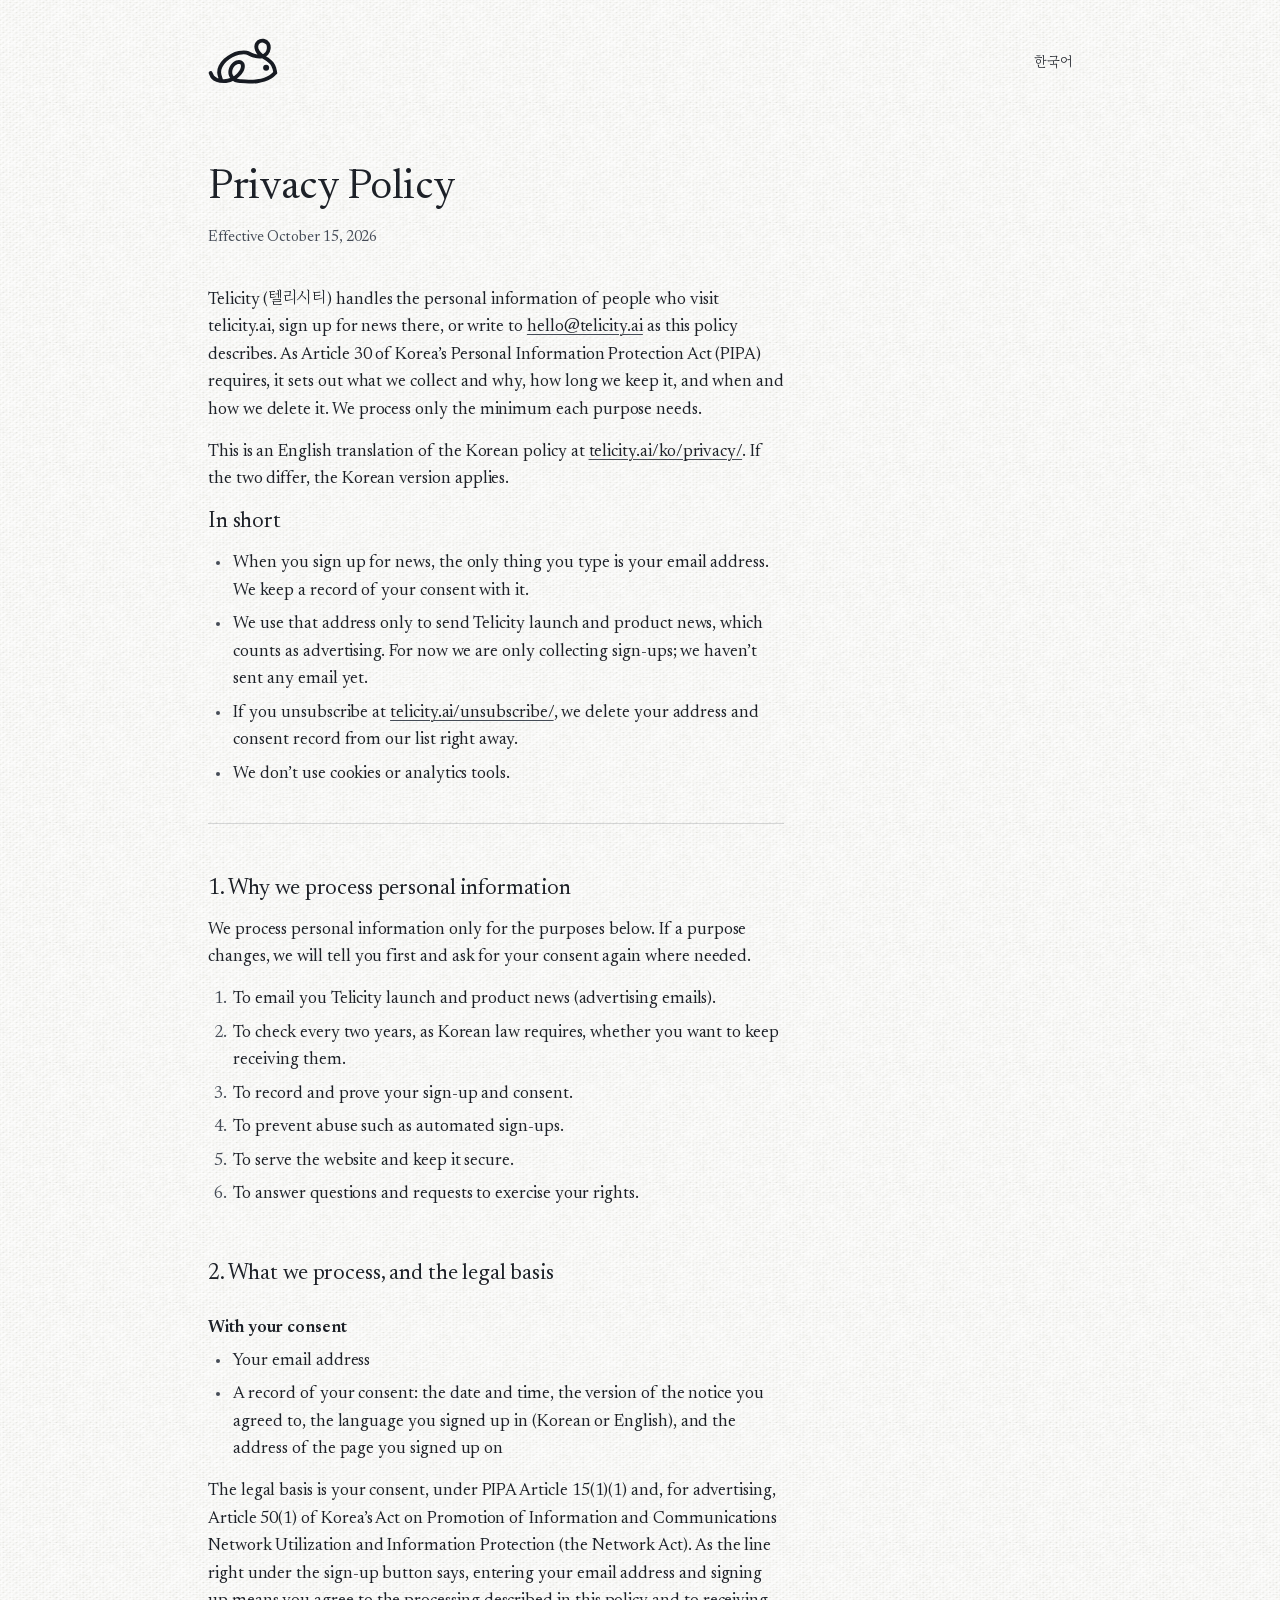
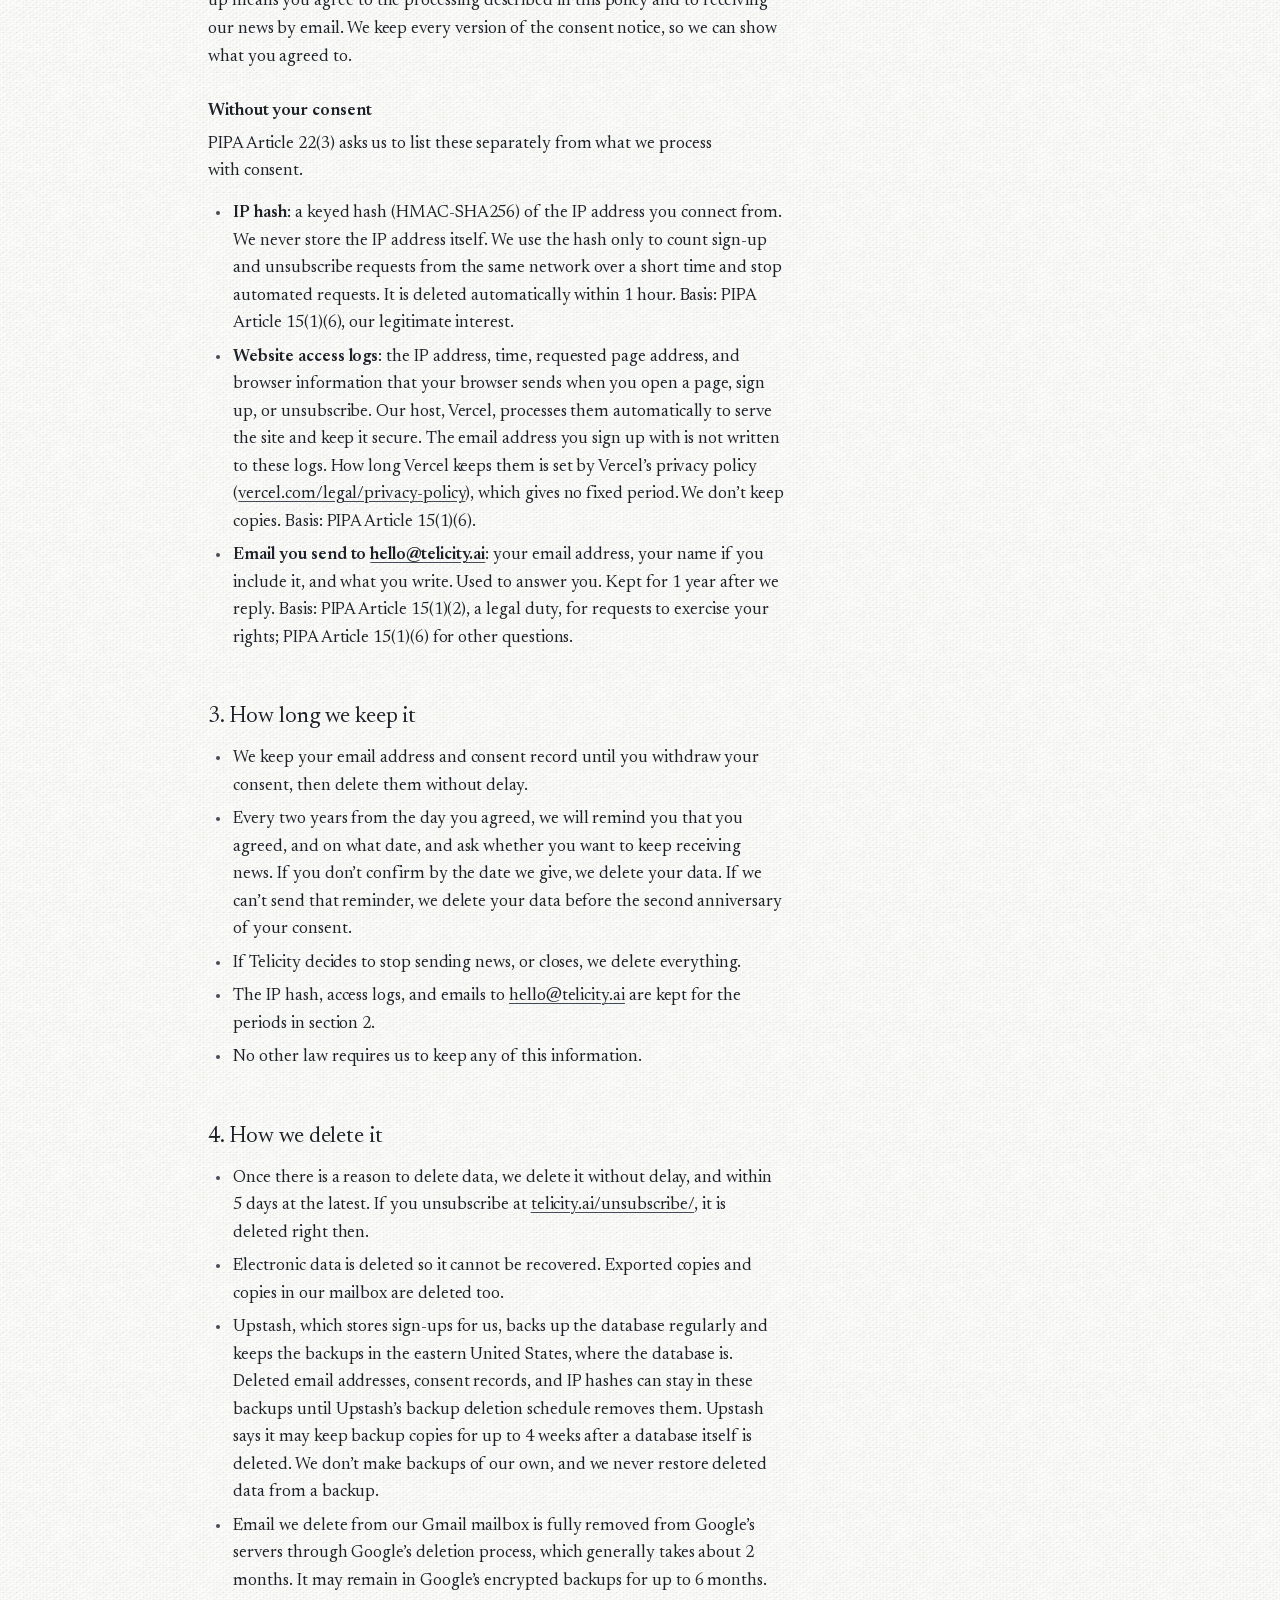
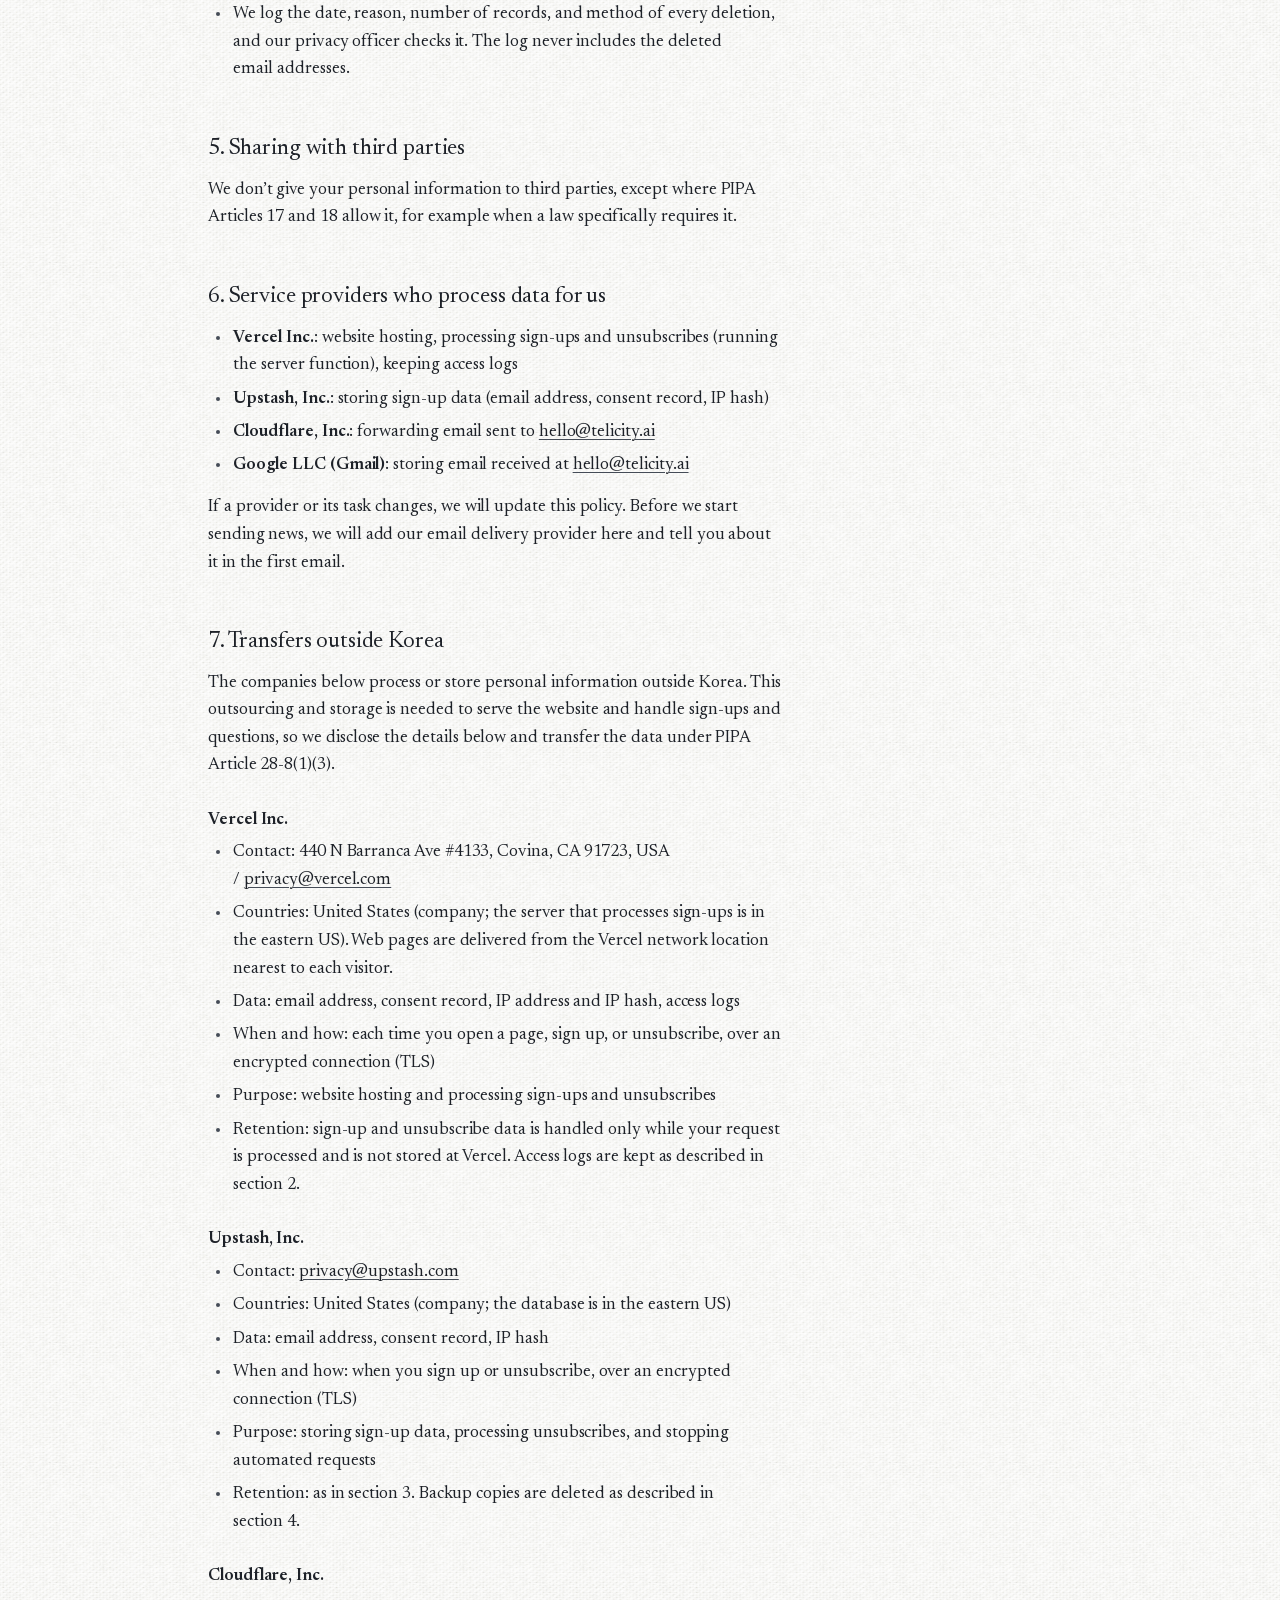
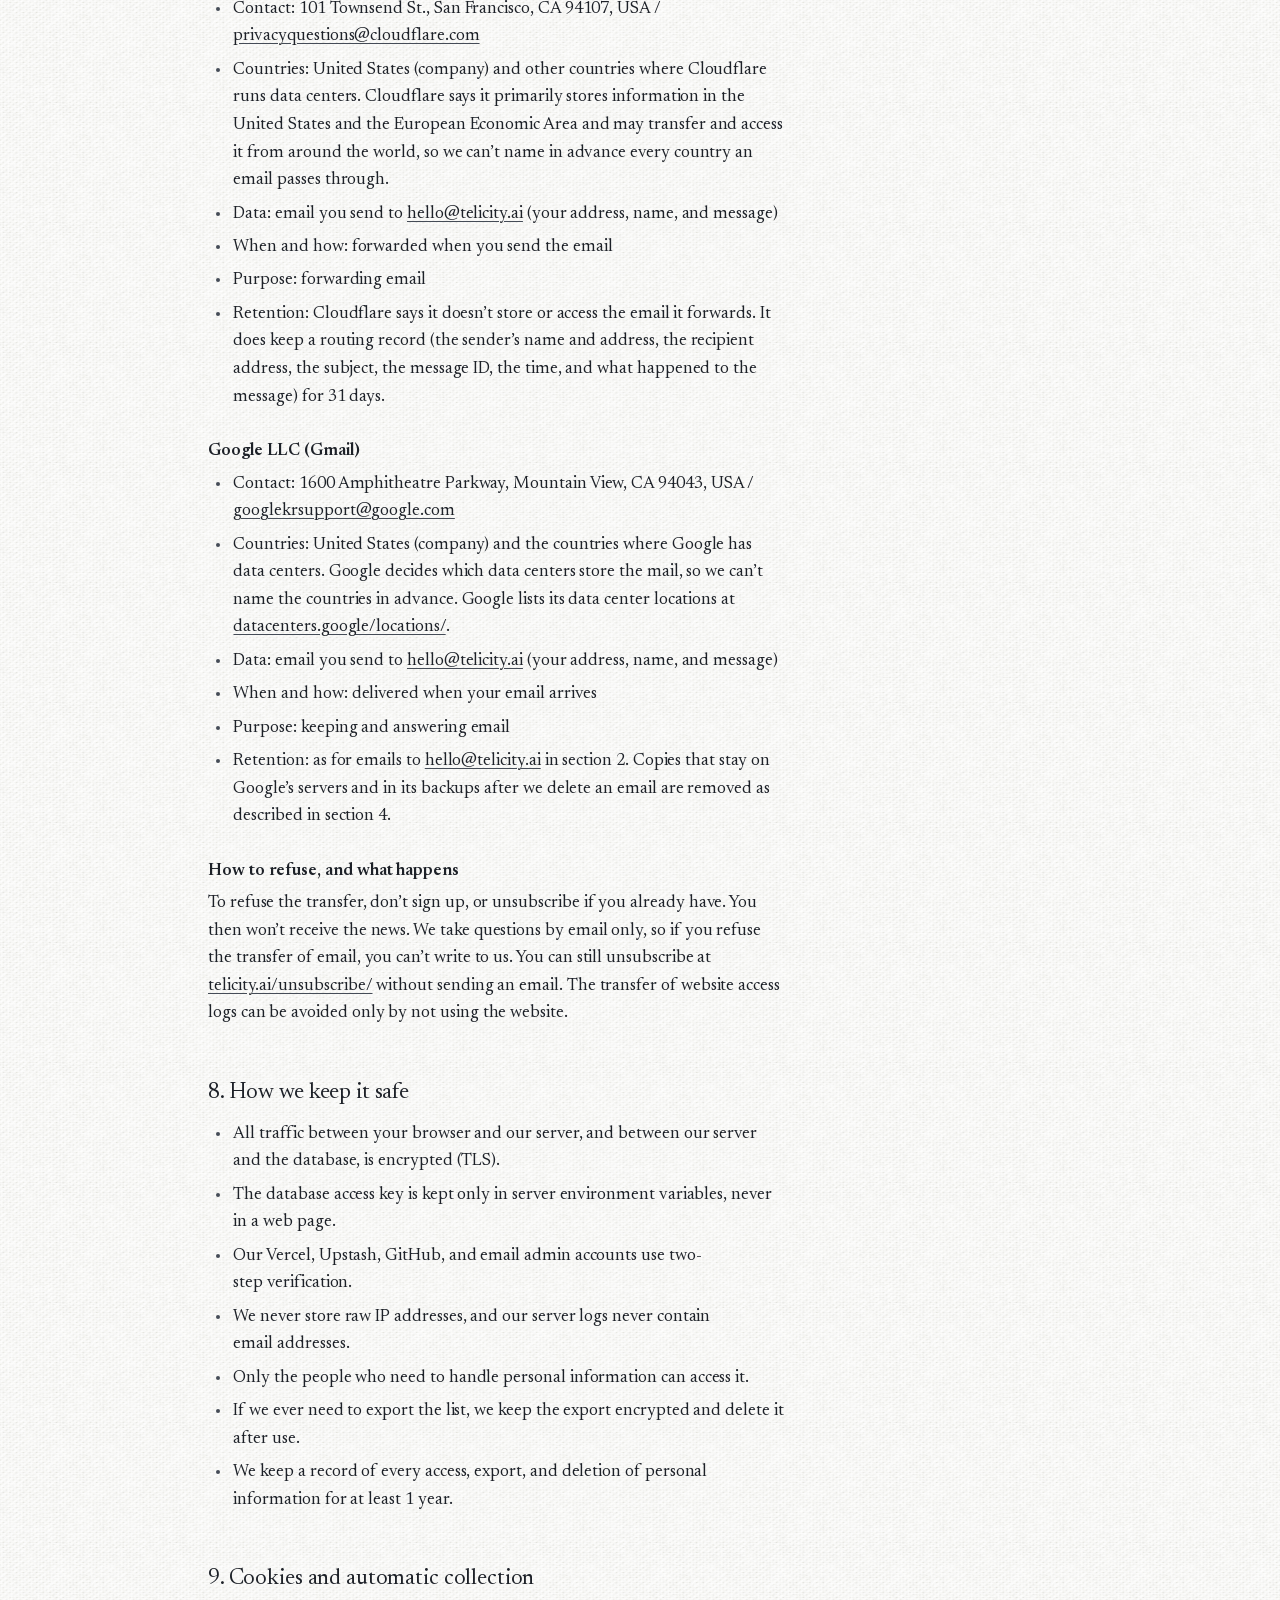
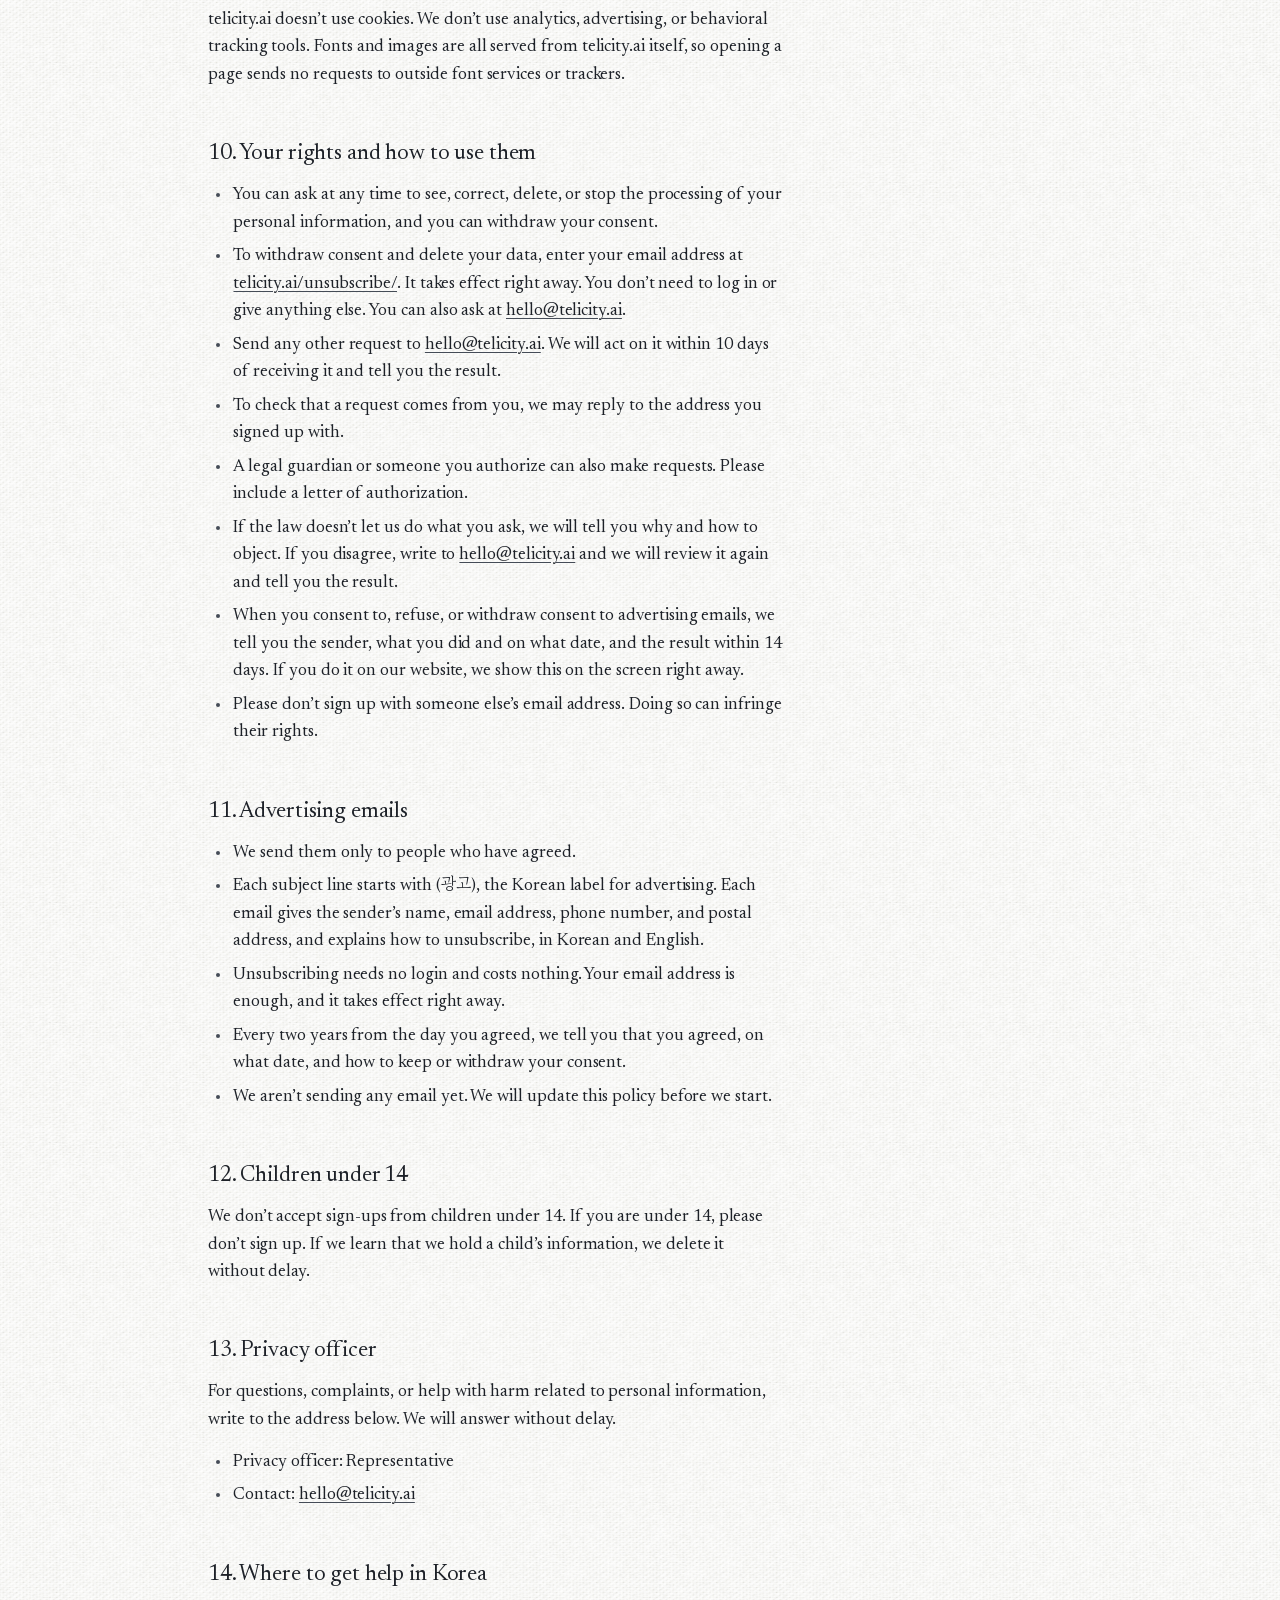
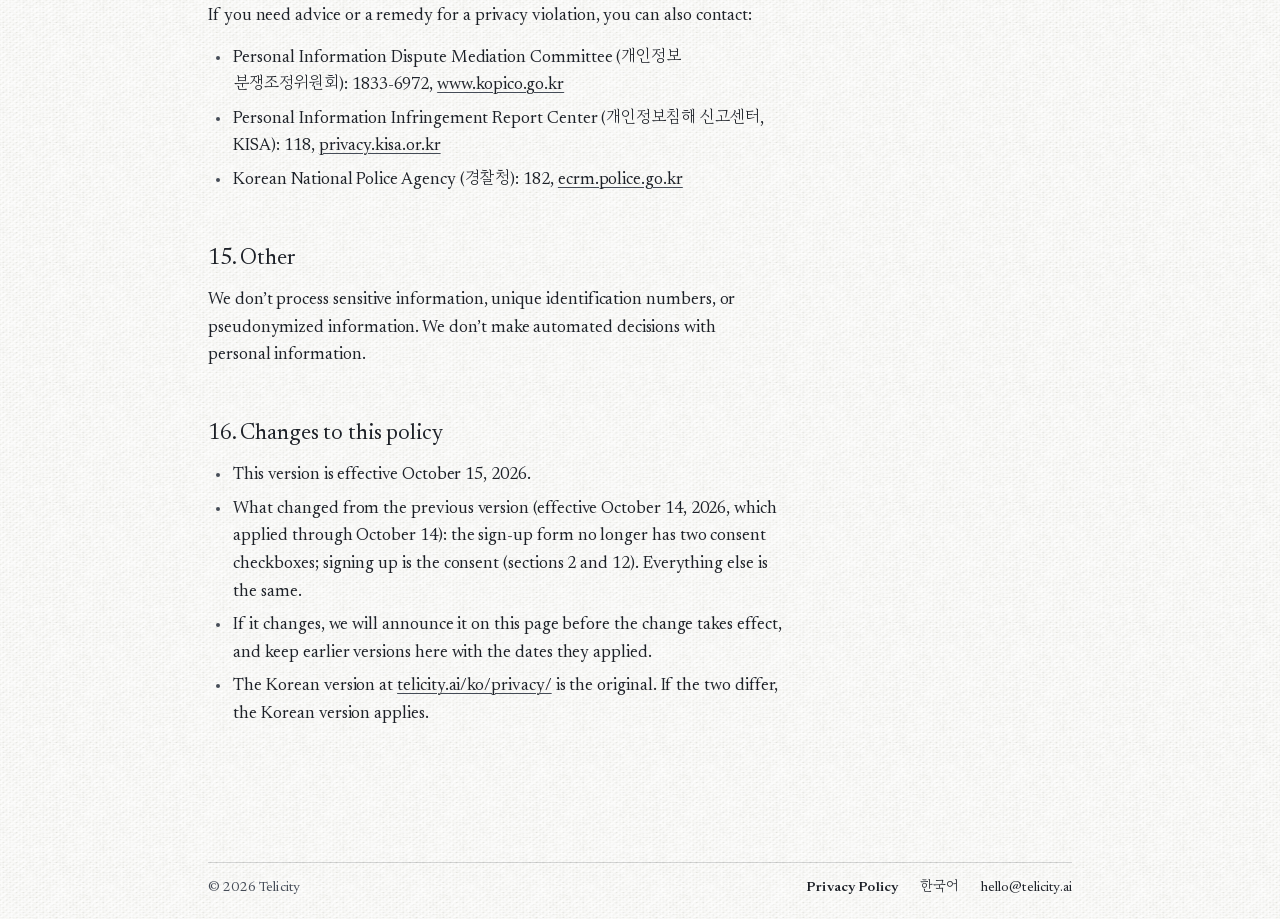
<file: privacy/index.html>
<!doctype html>
<html lang="en">
<head>
<meta charset="utf-8">
<meta name="viewport" content="width=device-width, initial-scale=1">
<title>Privacy Policy | Telicity</title>
<meta name="description" content="How Telicity handles the email addresses people leave on telicity.ai for news, and what else the site processes.">
<meta name="robots" content="index, follow">
<link rel="canonical" href="https://telicity.ai/privacy/">
<link rel="alternate" hreflang="en" href="https://telicity.ai/privacy/">
<link rel="alternate" hreflang="ko" href="https://telicity.ai/ko/privacy/">
<link rel="alternate" hreflang="x-default" href="https://telicity.ai/privacy/">
<meta name="color-scheme" content="light">
<meta name="theme-color" content="#f6f6f3">
<link rel="icon" href="/favicon.ico" sizes="32x32">
<link rel="icon" href="/icon.svg" type="image/svg+xml">
<link rel="apple-touch-icon" href="/apple-touch-icon.png">
<link rel="manifest" href="/site.webmanifest">
<link rel="preload" href="/assets/fonts/newsreader.woff2" as="font" type="font/woff2" crossorigin>
<link rel="stylesheet" href="/assets/site.css">
<meta property="og:type" content="website">
<meta property="og:site_name" content="Telicity">
<meta property="og:url" content="https://telicity.ai/privacy/">
<meta property="og:title" content="Privacy Policy | Telicity">
<meta property="og:description" content="How Telicity handles the email addresses people leave on telicity.ai for news, and what else the site processes.">
<meta property="og:locale" content="en_US">
<meta property="og:locale:alternate" content="ko_KR">
<meta name="twitter:card" content="summary">
<script type="application/ld+json">
{
  "@context": "https://schema.org",
  "@type": "WebPage",
  "@id": "https://telicity.ai/privacy/#webpage",
  "url": "https://telicity.ai/privacy/",
  "name": "Privacy Policy | Telicity",
  "description": "How Telicity handles the email addresses people leave on telicity.ai for news, and what else the site processes.",
  "inLanguage": "en",
  "isPartOf": {
    "@id": "https://telicity.ai/#website"
  },
  "about": {
    "@id": "https://telicity.ai/#organization"
  },
  "datePublished": "2026-10-14",
  "dateModified": "2026-10-15"
}
</script>
</head>
<body>
<div class="sheet">
  <header class="masthead">
    <a class="mark" href="/" aria-label="Telicity">
      <svg viewBox="0 0 32.7 21.7" fill="none" stroke="currentColor" stroke-width="1.8" stroke-linecap="round" stroke-linejoin="round" aria-hidden="true"><path class="ink" pathLength="1" d="M1.25 16.38C1.57 17.01 1.74 17.75 2.2 18.28C2.69 18.84 3.37 19.32 4.15 19.63C5.07 20 6.51 20.16 7.45 20.18C8.16 20.2 8.7 20.1 9.31 19.96C9.94 19.82 10.58 19.59 11.18 19.32C11.78 19.05 12.37 18.7 12.91 18.33C13.44 17.95 13.94 17.52 14.37 17.07C14.78 16.64 15.16 16.16 15.46 15.68C15.73 15.23 15.97 14.75 16.11 14.29C16.23 13.87 16.31 13.43 16.29 13.04C16.27 12.68 16.19 12.32 16.03 12.04C15.88 11.78 15.64 11.54 15.39 11.4C15.13 11.25 14.79 11.19 14.47 11.18C14.13 11.18 13.75 11.27 13.4 11.4C13.03 11.54 12.65 11.78 12.32 12.04C11.98 12.32 11.65 12.67 11.38 13.04C11.11 13.41 10.88 13.85 10.71 14.29C10.55 14.73 10.44 15.22 10.42 15.68C10.39 16.14 10.44 16.63 10.56 17.07C10.69 17.51 10.9 17.95 11.17 18.33C11.45 18.71 11.82 19.05 12.22 19.32C12.64 19.6 13.14 19.82 13.65 19.96C14.19 20.11 14.69 20.12 15.37 20.18C16.36 20.27 17.8 20.39 19.05 20.4C20.36 20.41 21.8 20.36 23.05 20.2C24.18 20.05 25.23 19.88 26.25 19.53C27.26 19.19 28.27 18.69 29.15 18.13C29.99 17.6 30.68 16.9 31.45 16.28C31.28 15.55 31.21 14.8 30.95 14.08C30.68 13.33 30.35 12.55 29.85 11.88C29.31 11.17 28.49 10.55 27.75 9.98C27.02 9.42 26.17 9.05 25.45 8.48C24.71 7.89 23.83 7.25 23.35 6.48C22.89 5.74 22.5 4.77 22.55 3.98C22.6 3.24 23 2.33 23.55 1.88C24.12 1.42 25.21 1.16 25.95 1.28C26.68 1.4 27.55 1.96 27.95 2.58C28.36 3.22 28.45 4.28 28.35 5.08C28.25 5.88 27.91 6.79 27.35 7.38C26.75 8.02 25.7 8.51 24.75 8.68C23.72 8.86 22.46 8.58 21.35 8.28C20.19 7.97 19.12 7.04 17.95 6.83C16.81 6.62 15.59 6.75 14.45 6.98C13.29 7.21 12.11 7.67 11.05 8.23C9.98 8.8 8.92 9.54 8.05 10.38C7.19 11.22 6.32 12.26 5.85 13.28C5.42 14.2 5.18 15.14 5.2 16.18C5.22 17.39 5.88 18.79 6.22 20.09"/><circle class="eye dab" cx="27.15" cy="13.88" r="1.4" fill="currentColor" stroke="none"/></svg>
    </a>
    <a class="mast-lang" href="/ko/privacy/" hreflang="ko" lang="ko">한국어</a>
  </header>

  <main class="page page-404 page-doc">
    <div class="row">
      <article class="doc-wrap">
        <header class="doc-head">
          <h1>Privacy Policy</h1>
          <p class="doc-meta">Effective October 15, 2026</p>
        </header>
        <div class="doc">
          <p>Telicity (<span lang="ko">텔리시티</span>) handles the personal information of people who visit telicity.ai, sign up for news there, or write to <a href="mailto:hello@telicity.ai">hello@telicity.ai</a> as this policy describes. As Article 30 of Korea’s Personal Information Protection Act (PIPA) requires, it sets out what we collect and why, how long we keep it, and when and how we delete it. We process only the minimum each purpose needs.</p>
          <p>This is an English translation of the Korean policy at <a href="/ko/privacy/">telicity.ai/ko/privacy/</a>. If the two differ, the Korean version applies.</p>
        <section class="doc-short" aria-labelledby="summary">
          <h2 id="summary">In short</h2>
          <ul>
            <li>When you sign up for news, the only thing you type is your email address. We keep a record of your consent with it.</li>
            <li>We use that address only to send Telicity launch and product news, which counts as advertising. For now we are only collecting sign-ups; we haven’t sent any email yet.</li>
            <li>If you unsubscribe at <a href="/unsubscribe/">telicity.ai/unsubscribe/</a>, we delete your address and consent record from our list right away.</li>
            <li>We don’t use cookies or analytics tools.</li>
          </ul>
        </section>
        <section aria-labelledby="s1">
          <h2 id="s1">1. Why we process personal information</h2>
          <p>We process personal information only for the purposes below. If a purpose changes, we will tell you first and ask for your consent again where needed.</p>
          <ol>
            <li>To email you Telicity launch and product news (advertising emails).</li>
            <li>To check every two years, as Korean law requires, whether you want to keep receiving them.</li>
            <li>To record and prove your sign-up and consent.</li>
            <li>To prevent abuse such as automated sign-ups.</li>
            <li>To serve the website and keep it secure.</li>
            <li>To answer questions and requests to exercise your rights.</li>
          </ol>
        </section>
        <section aria-labelledby="s2">
          <h2 id="s2">2. What we process, and the legal basis</h2>
          <h3>With your consent</h3>
          <ul>
            <li>Your email address</li>
            <li>A record of your consent: the date and time, the version of the notice you agreed to, the language you signed up in (Korean or English), and the address of the page you signed up on</li>
          </ul>
          <p>The legal basis is your consent, under PIPA Article 15(1)(1) and, for advertising, Article 50(1) of Korea’s Act on Promotion of Information and Communications Network Utilization and Information Protection (the Network Act). As the line right under the sign-up button says, entering your email address and signing up means you agree to the processing described in this policy and to receiving our news by email. We keep every version of the consent notice, so we can show what you agreed to.</p>
          <h3>Without your consent</h3>
          <p>PIPA Article 22(3) asks us to list these separately from what we process with consent.</p>
          <ul>
            <li><strong>IP hash</strong>: a keyed hash (HMAC-SHA256) of the IP address you connect from. We never store the IP address itself. We use the hash only to count sign-up and unsubscribe requests from the same network over a short time and stop automated requests. It is deleted automatically within 1 hour. Basis: PIPA Article 15(1)(6), our legitimate interest.</li>
            <li><strong>Website access logs</strong>: the IP address, time, requested page address, and browser information that your browser sends when you open a page, sign up, or unsubscribe. Our host, Vercel, processes them automatically to serve the site and keep it secure. The email address you sign up with is not written to these logs. How long Vercel keeps them is set by Vercel’s privacy policy (<a href="https://vercel.com/legal/privacy-policy">vercel.com/legal/privacy-policy</a>), which gives no fixed period. We don’t keep copies. Basis: PIPA Article 15(1)(6).</li>
            <li><strong>Email you send to <a href="mailto:hello@telicity.ai">hello@telicity.ai</a></strong>: your email address, your name if you include it, and what you write. Used to answer you. Kept for 1 year after we reply. Basis: PIPA Article 15(1)(2), a legal duty, for requests to exercise your rights; PIPA Article 15(1)(6) for other questions.</li>
          </ul>
        </section>
        <section aria-labelledby="s3">
          <h2 id="s3">3. How long we keep it</h2>
          <ul>
            <li>We keep your email address and consent record until you withdraw your consent, then delete them without delay.</li>
            <li>Every two years from the day you agreed, we will remind you that you agreed, and on what date, and ask whether you want to keep receiving news. If you don’t confirm by the date we give, we delete your data. If we can’t send that reminder, we delete your data before the second anniversary of your consent.</li>
            <li>If Telicity decides to stop sending news, or closes, we delete everything.</li>
            <li>The IP hash, access logs, and emails to <a href="mailto:hello@telicity.ai">hello@telicity.ai</a> are kept for the periods in section 2.</li>
            <li>No other law requires us to keep any of this information.</li>
          </ul>
        </section>
        <section aria-labelledby="s4">
          <h2 id="s4">4. How we delete it</h2>
          <ul>
            <li>Once there is a reason to delete data, we delete it without delay, and within 5 days at the latest. If you unsubscribe at <a href="/unsubscribe/">telicity.ai/unsubscribe/</a>, it is deleted right then.</li>
            <li>Electronic data is deleted so it cannot be recovered. Exported copies and copies in our mailbox are deleted too.</li>
            <li>Upstash, which stores sign-ups for us, backs up the database regularly and keeps the backups in the eastern United States, where the database is. Deleted email addresses, consent records, and IP hashes can stay in these backups until Upstash’s backup deletion schedule removes them. Upstash says it may keep backup copies for up to 4 weeks after a database itself is deleted. We don’t make backups of our own, and we never restore deleted data from a backup.</li>
            <li>Email we delete from our Gmail mailbox is fully removed from Google’s servers through Google’s deletion process, which generally takes about 2 months. It may remain in Google’s encrypted backups for up to 6 months.</li>
            <li>We log the date, reason, number of records, and method of every deletion, and our privacy officer checks it. The log never includes the deleted email addresses.</li>
          </ul>
        </section>
        <section aria-labelledby="s5">
          <h2 id="s5">5. Sharing with third parties</h2>
          <p>We don’t give your personal information to third parties, except where PIPA Articles 17 and 18 allow it, for example when a law specifically requires it.</p>
        </section>
        <section aria-labelledby="s6">
          <h2 id="s6">6. Service providers who process data for us</h2>
          <ul>
            <li><strong>Vercel Inc.</strong>: website hosting, processing sign-ups and unsubscribes (running the server function), keeping access logs</li>
            <li><strong>Upstash, Inc.</strong>: storing sign-up data (email address, consent record, IP hash)</li>
            <li><strong>Cloudflare, Inc.</strong>: forwarding email sent to <a href="mailto:hello@telicity.ai">hello@telicity.ai</a></li>
            <li><strong>Google LLC (Gmail)</strong>: storing email received at <a href="mailto:hello@telicity.ai">hello@telicity.ai</a></li>
          </ul>
          <p>If a provider or its task changes, we will update this policy. Before we start sending news, we will add our email delivery provider here and tell you about it in the first email.</p>
        </section>
        <section aria-labelledby="s7">
          <h2 id="s7">7. Transfers outside Korea</h2>
          <p>The companies below process or store personal information outside Korea. This outsourcing and storage is needed to serve the website and handle sign-ups and questions, so we disclose the details below and transfer the data under PIPA Article 28-8(1)(3).</p>
          <h3>Vercel Inc.</h3>
          <ul>
            <li>Contact: 440 N Barranca Ave #4133, Covina, CA 91723, USA / <a href="mailto:privacy@vercel.com">privacy@vercel.com</a></li>
            <li>Countries: United States (company; the server that processes sign-ups is in the eastern US). Web pages are delivered from the Vercel network location nearest to each visitor.</li>
            <li>Data: email address, consent record, IP address and IP hash, access logs</li>
            <li>When and how: each time you open a page, sign up, or unsubscribe, over an encrypted connection (TLS)</li>
            <li>Purpose: website hosting and processing sign-ups and unsubscribes</li>
            <li>Retention: sign-up and unsubscribe data is handled only while your request is processed and is not stored at Vercel. Access logs are kept as described in section 2.</li>
          </ul>
          <h3>Upstash, Inc.</h3>
          <ul>
            <li>Contact: <a href="mailto:privacy@upstash.com">privacy@upstash.com</a></li>
            <li>Countries: United States (company; the database is in the eastern US)</li>
            <li>Data: email address, consent record, IP hash</li>
            <li>When and how: when you sign up or unsubscribe, over an encrypted connection (TLS)</li>
            <li>Purpose: storing sign-up data, processing unsubscribes, and stopping automated requests</li>
            <li>Retention: as in section 3. Backup copies are deleted as described in section 4.</li>
          </ul>
          <h3>Cloudflare, Inc.</h3>
          <ul>
            <li>Contact: 101 Townsend St., San Francisco, CA 94107, USA / <a href="mailto:privacyquestions@cloudflare.com">privacyquestions@cloudflare.com</a></li>
            <li>Countries: United States (company) and other countries where Cloudflare runs data centers. Cloudflare says it primarily stores information in the United States and the European Economic Area and may transfer and access it from around the world, so we can’t name in advance every country an email passes through.</li>
            <li>Data: email you send to <a href="mailto:hello@telicity.ai">hello@telicity.ai</a> (your address, name, and message)</li>
            <li>When and how: forwarded when you send the email</li>
            <li>Purpose: forwarding email</li>
            <li>Retention: Cloudflare says it doesn’t store or access the email it forwards. It does keep a routing record (the sender’s name and address, the recipient address, the subject, the message ID, the time, and what happened to the message) for 31 days.</li>
          </ul>
          <h3>Google LLC (Gmail)</h3>
          <ul>
            <li>Contact: 1600 Amphitheatre Parkway, Mountain View, CA 94043, USA / <a href="mailto:googlekrsupport@google.com">googlekrsupport@google.com</a></li>
            <li>Countries: United States (company) and the countries where Google has data centers. Google decides which data centers store the mail, so we can’t name the countries in advance. Google lists its data center locations at <a href="https://datacenters.google/locations/">datacenters.google/locations/</a>.</li>
            <li>Data: email you send to <a href="mailto:hello@telicity.ai">hello@telicity.ai</a> (your address, name, and message)</li>
            <li>When and how: delivered when your email arrives</li>
            <li>Purpose: keeping and answering email</li>
            <li>Retention: as for emails to <a href="mailto:hello@telicity.ai">hello@telicity.ai</a> in section 2. Copies that stay on Google’s servers and in its backups after we delete an email are removed as described in section 4.</li>
          </ul>
          <h3>How to refuse, and what happens</h3>
          <p>To refuse the transfer, don’t sign up, or unsubscribe if you already have. You then won’t receive the news. We take questions by email only, so if you refuse the transfer of email, you can’t write to us. You can still unsubscribe at <a href="/unsubscribe/">telicity.ai/unsubscribe/</a> without sending an email. The transfer of website access logs can be avoided only by not using the website.</p>
        </section>
        <section aria-labelledby="s8">
          <h2 id="s8">8. How we keep it safe</h2>
          <ul>
            <li>All traffic between your browser and our server, and between our server and the database, is encrypted (TLS).</li>
            <li>The database access key is kept only in server environment variables, never in a web page.</li>
            <li>Our Vercel, Upstash, GitHub, and email admin accounts use two-step verification.</li>
            <li>We never store raw IP addresses, and our server logs never contain email addresses.</li>
            <li>Only the people who need to handle personal information can access it.</li>
            <li>If we ever need to export the list, we keep the export encrypted and delete it after use.</li>
            <li>We keep a record of every access, export, and deletion of personal information for at least 1 year.</li>
          </ul>
        </section>
        <section aria-labelledby="s9">
          <h2 id="s9">9. Cookies and automatic collection</h2>
          <p>telicity.ai doesn’t use cookies. We don’t use analytics, advertising, or behavioral tracking tools. Fonts and images are all served from telicity.ai itself, so opening a page sends no requests to outside font services or trackers.</p>
        </section>
        <section aria-labelledby="s10">
          <h2 id="s10">10. Your rights and how to use them</h2>
          <ul>
            <li>You can ask at any time to see, correct, delete, or stop the processing of your personal information, and you can withdraw your consent.</li>
            <li>To withdraw consent and delete your data, enter your email address at <a href="/unsubscribe/">telicity.ai/unsubscribe/</a>. It takes effect right away. You don’t need to log in or give anything else. You can also ask at <a href="mailto:hello@telicity.ai">hello@telicity.ai</a>.</li>
            <li>Send any other request to <a href="mailto:hello@telicity.ai">hello@telicity.ai</a>. We will act on it within 10 days of receiving it and tell you the result.</li>
            <li>To check that a request comes from you, we may reply to the address you signed up with.</li>
            <li>A legal guardian or someone you authorize can also make requests. Please include a letter of authorization.</li>
            <li>If the law doesn’t let us do what you ask, we will tell you why and how to object. If you disagree, write to <a href="mailto:hello@telicity.ai">hello@telicity.ai</a> and we will review it again and tell you the result.</li>
            <li>When you consent to, refuse, or withdraw consent to advertising emails, we tell you the sender, what you did and on what date, and the result within 14 days. If you do it on our website, we show this on the screen right away.</li>
            <li>Please don’t sign up with someone else’s email address. Doing so can infringe their rights.</li>
          </ul>
        </section>
        <section aria-labelledby="s11">
          <h2 id="s11">11. Advertising emails</h2>
          <ul>
            <li>We send them only to people who have agreed.</li>
            <li>Each subject line starts with (<span lang="ko">광고</span>), the Korean label for advertising. Each email gives the sender’s name, email address, phone number, and postal address, and explains how to unsubscribe, in Korean and English.</li>
            <li>Unsubscribing needs no login and costs nothing. Your email address is enough, and it takes effect right away.</li>
            <li>Every two years from the day you agreed, we tell you that you agreed, on what date, and how to keep or withdraw your consent.</li>
            <li>We aren’t sending any email yet. We will update this policy before we start.</li>
          </ul>
        </section>
        <section aria-labelledby="s12">
          <h2 id="s12">12. Children under 14</h2>
          <p>We don’t accept sign-ups from children under 14. If you are under 14, please don’t sign up. If we learn that we hold a child’s information, we delete it without delay.</p>
        </section>
        <section aria-labelledby="s13">
          <h2 id="s13">13. Privacy officer</h2>
          <p>For questions, complaints, or help with harm related to personal information, write to the address below. We will answer without delay.</p>
          <ul>
            <li>Privacy officer: Representative</li>
            <li>Contact: <a href="mailto:hello@telicity.ai">hello@telicity.ai</a></li>
          </ul>
        </section>
        <section aria-labelledby="s14">
          <h2 id="s14">14. Where to get help in Korea</h2>
          <p>If you need advice or a remedy for a privacy violation, you can also contact:</p>
          <ul>
            <li>Personal Information Dispute Mediation Committee (<span lang="ko">개인정보 분쟁조정위원회</span>): 1833-6972, <a href="https://www.kopico.go.kr/">www.kopico.go.kr</a></li>
            <li>Personal Information Infringement Report Center (<span lang="ko">개인정보침해 신고센터</span>, KISA): 118, <a href="https://privacy.kisa.or.kr/">privacy.kisa.or.kr</a></li>
            <li>Korean National Police Agency (<span lang="ko">경찰청</span>): 182, <a href="https://ecrm.police.go.kr/">ecrm.police.go.kr</a></li>
          </ul>
        </section>
        <section aria-labelledby="s15">
          <h2 id="s15">15. Other</h2>
          <p>We don’t process sensitive information, unique identification numbers, or pseudonymized information. We don’t make automated decisions with personal information.</p>
        </section>
        <section aria-labelledby="s16">
          <h2 id="s16">16. Changes to this policy</h2>
          <ul>
            <li>This version is effective October 15, 2026.</li>
            <li>What changed from the previous version (effective October 14, 2026, which applied through October 14): the sign-up form no longer has two consent checkboxes; signing up is the consent (sections 2 and 12). Everything else is the same.</li>
            <li>If it changes, we will announce it on this page before the change takes effect, and keep earlier versions here with the dates they applied.</li>
            <li>The Korean version at <a href="/ko/privacy/">telicity.ai/ko/privacy/</a> is the original. If the two differ, the Korean version applies.</li>
          </ul>
        </section>
        </div>
      </article>
    </div>
  </main>

  <footer class="foot">
    <p>© 2026 Telicity</p>
    <a class="foot-privacy" href="/privacy/" aria-current="page"><strong>Privacy Policy</strong></a>
    <a href="/ko/privacy/" hreflang="ko" lang="ko">한국어</a>
    <a href="mailto:hello@telicity.ai">hello@telicity.ai</a>
  </footer>
</div>
</body>
</html>
</file>
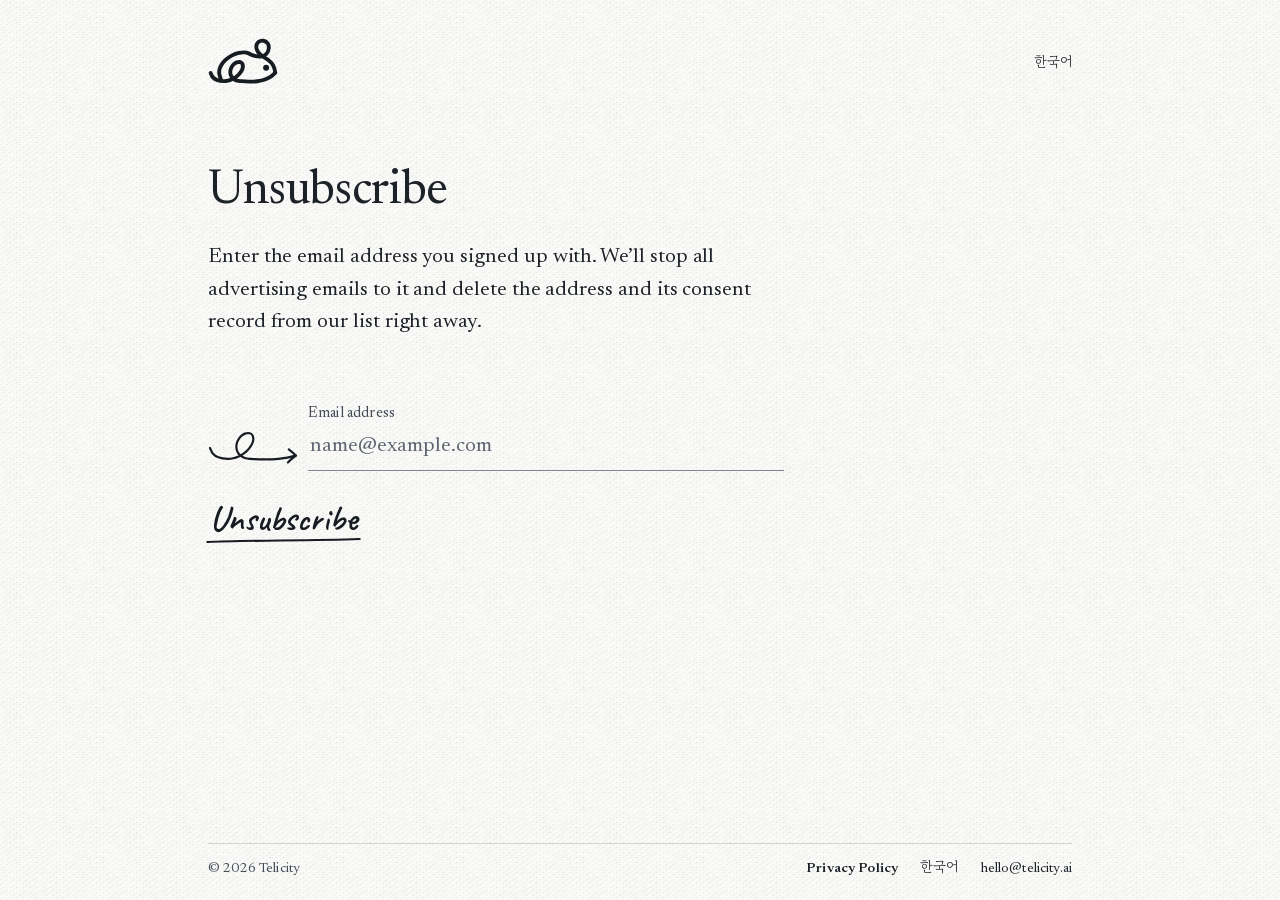
<file: unsubscribe/index.html>
<!doctype html>
<html lang="en">
<head>
<meta charset="utf-8">
<meta name="viewport" content="width=device-width, initial-scale=1">
<title>Unsubscribe | Telicity</title>
<meta name="description" content="Enter the email address you signed up with. We’ll stop all advertising emails to it and delete the address and its consent record from our list right away.">
<meta name="robots" content="noindex">
<meta name="color-scheme" content="light">
<meta name="theme-color" content="#f6f6f3">
<link rel="icon" href="/favicon.ico" sizes="32x32">
<link rel="icon" href="/icon.svg" type="image/svg+xml">
<link rel="apple-touch-icon" href="/apple-touch-icon.png">
<link rel="preload" href="/assets/fonts/newsreader.woff2" as="font" type="font/woff2" crossorigin>
<link rel="stylesheet" href="/assets/site.css">
</head>
<body>
<svg class="crayon-defs" width="0" height="0" aria-hidden="true" focusable="false"><defs><filter id='cr-pen' x='-10%' y='-60%' width='120%' height='220%' filterUnits='userSpaceOnUse' color-interpolation-filters='sRGB'><feTurbulence type='fractalNoise' baseFrequency='1.064' numOctaves='2' seed='5'/><feColorMatrix values='0 0 0 0 0 0 0 0 0 0 0 0 0 0 0 1 0 0 0 0' result='gr'/><feGaussianBlur in='SourceAlpha' stdDeviation='0.79' result='s'/><feComposite in='s' in2='gr' operator='arithmetic' k1='2.931' k2='-0.466' k3='1.319' k4='-0.539'/><feComponentTransfer result='m'><feFuncA type='linear' slope='2.6' intercept='-0.80'/></feComponentTransfer><feGaussianBlur in='SourceAlpha' stdDeviation='1.21'/><feComponentTransfer result='gt'><feFuncA type='linear' slope='8' intercept='-0.4'/></feComponentTransfer><feComposite in='m' in2='gt' operator='in' result='m2'/><feFlood flood-color='#171b22'/><feComposite in2='m2' operator='in'/></filter><filter id='cr-ring' x='-10%' y='-60%' width='120%' height='220%' filterUnits='userSpaceOnUse' color-interpolation-filters='sRGB'><feTurbulence type='fractalNoise' baseFrequency='0.418' numOctaves='2' seed='4'/><feColorMatrix values='0 0 0 0 0 0 0 0 0 0 0 0 0 0 0 1 0 0 0 0' result='gr'/><feGaussianBlur in='SourceAlpha' stdDeviation='2.02' result='s'/><feComposite in='s' in2='gr' operator='arithmetic' k1='2.931' k2='-0.466' k3='1.319' k4='-0.539'/><feComponentTransfer result='m'><feFuncA type='linear' slope='2.6' intercept='-0.80'/></feComponentTransfer><feGaussianBlur in='SourceAlpha' stdDeviation='3.08'/><feComponentTransfer result='gt'><feFuncA type='linear' slope='8' intercept='-0.4'/></feComponentTransfer><feComposite in='m' in2='gt' operator='in' result='m2'/><feFlood flood-color='#171b22'/><feComposite in2='m2' operator='in'/></filter><filter id='cr-strike' x='-10%' y='-60%' width='120%' height='220%' filterUnits='userSpaceOnUse' color-interpolation-filters='sRGB'><feTurbulence type='fractalNoise' baseFrequency='0.246' numOctaves='2' seed='8'/><feColorMatrix values='0 0 0 0 0 0 0 0 0 0 0 0 0 0 0 1 0 0 0 0' result='gr'/><feGaussianBlur in='SourceAlpha' stdDeviation='3.42' result='s'/><feComposite in='s' in2='gr' operator='arithmetic' k1='2.931' k2='-0.466' k3='1.552' k4='-0.656'/><feComponentTransfer result='m'><feFuncA type='linear' slope='2.6' intercept='-0.80'/></feComponentTransfer><feGaussianBlur in='SourceAlpha' stdDeviation='5.23'/><feComponentTransfer result='gt'><feFuncA type='linear' slope='8' intercept='-0.4'/></feComponentTransfer><feComposite in='m' in2='gt' operator='in' result='m2'/><feFlood flood-color='#171b22'/><feComposite in2='m2' operator='in'/></filter></defs></svg>
<div class="sheet">
  <header class="masthead">
    <a class="mark" href="/" aria-label="Telicity">
      <svg viewBox="0 0 32.7 21.7" fill="none" stroke="currentColor" stroke-width="1.8" stroke-linecap="round" stroke-linejoin="round" aria-hidden="true"><path class="ink" pathLength="1" d="M1.25 16.38C1.57 17.01 1.74 17.75 2.2 18.28C2.69 18.84 3.37 19.32 4.15 19.63C5.07 20 6.51 20.16 7.45 20.18C8.16 20.2 8.7 20.1 9.31 19.96C9.94 19.82 10.58 19.59 11.18 19.32C11.78 19.05 12.37 18.7 12.91 18.33C13.44 17.95 13.94 17.52 14.37 17.07C14.78 16.64 15.16 16.16 15.46 15.68C15.73 15.23 15.97 14.75 16.11 14.29C16.23 13.87 16.31 13.43 16.29 13.04C16.27 12.68 16.19 12.32 16.03 12.04C15.88 11.78 15.64 11.54 15.39 11.4C15.13 11.25 14.79 11.19 14.47 11.18C14.13 11.18 13.75 11.27 13.4 11.4C13.03 11.54 12.65 11.78 12.32 12.04C11.98 12.32 11.65 12.67 11.38 13.04C11.11 13.41 10.88 13.85 10.71 14.29C10.55 14.73 10.44 15.22 10.42 15.68C10.39 16.14 10.44 16.63 10.56 17.07C10.69 17.51 10.9 17.95 11.17 18.33C11.45 18.71 11.82 19.05 12.22 19.32C12.64 19.6 13.14 19.82 13.65 19.96C14.19 20.11 14.69 20.12 15.37 20.18C16.36 20.27 17.8 20.39 19.05 20.4C20.36 20.41 21.8 20.36 23.05 20.2C24.18 20.05 25.23 19.88 26.25 19.53C27.26 19.19 28.27 18.69 29.15 18.13C29.99 17.6 30.68 16.9 31.45 16.28C31.28 15.55 31.21 14.8 30.95 14.08C30.68 13.33 30.35 12.55 29.85 11.88C29.31 11.17 28.49 10.55 27.75 9.98C27.02 9.42 26.17 9.05 25.45 8.48C24.71 7.89 23.83 7.25 23.35 6.48C22.89 5.74 22.5 4.77 22.55 3.98C22.6 3.24 23 2.33 23.55 1.88C24.12 1.42 25.21 1.16 25.95 1.28C26.68 1.4 27.55 1.96 27.95 2.58C28.36 3.22 28.45 4.28 28.35 5.08C28.25 5.88 27.91 6.79 27.35 7.38C26.75 8.02 25.7 8.51 24.75 8.68C23.72 8.86 22.46 8.58 21.35 8.28C20.19 7.97 19.12 7.04 17.95 6.83C16.81 6.62 15.59 6.75 14.45 6.98C13.29 7.21 12.11 7.67 11.05 8.23C9.98 8.8 8.92 9.54 8.05 10.38C7.19 11.22 6.32 12.26 5.85 13.28C5.42 14.2 5.18 15.14 5.2 16.18C5.22 17.39 5.88 18.79 6.22 20.09"/><circle class="eye dab" cx="27.15" cy="13.88" r="1.4" fill="currentColor" stroke="none"/></svg>
    </a>
    <a class="mast-lang" href="/ko/unsubscribe/" hreflang="ko" lang="ko">한국어</a>
  </header>

  <main class="page page-404 page-unsub">
    <div class="row row-h1">
      <h1 id="unsub-title">Unsubscribe</h1>
      <p class="unsub-lead">Enter the email address you signed up with. We’ll stop all advertising emails to it and delete the address and its consent record from our list right away.</p>
    </div>
    <div class="row row-cta" data-draw>
      <form class="wl wl-unsub" action="/api/unsubscribe/" method="post" aria-labelledby="unsub-title" data-wl data-pen-sending="Unsubscribing…" data-msg-invalid="That email address is missing or incomplete. Check that it’s written like name@example.com." data-msg-server="Our server couldn’t process your request just now. Try again in a few minutes, or write to hello@telicity.ai and we’ll unsubscribe you.">
        <div class="wl-line">
          <svg class="cta-arrow" viewBox="0 0 90.6 33.6" aria-hidden="true"><path class="pen" pathLength="1" d="M2 17.08C2.93 18.91 3.42 21.05 4.75 22.59C6.18 24.21 8.15 25.61 10.41 26.5C13.08 27.58 17.25 28.04 19.98 28.1C22.04 28.16 23.6 27.87 25.37 27.46C27.2 27.06 29.06 26.39 30.8 25.61C32.54 24.82 34.25 23.81 35.81 22.73C37.35 21.63 38.8 20.39 40.05 19.08C41.24 17.83 42.34 16.44 43.21 15.05C43.99 13.75 44.69 12.35 45.09 11.02C45.44 9.8 45.67 8.52 45.62 7.39C45.56 6.35 45.33 5.31 44.86 4.49C44.43 3.74 43.73 3.04 43.01 2.64C42.25 2.2 41.27 2.03 40.34 2C39.35 2 38.25 2.26 37.23 2.64C36.16 3.04 35.06 3.74 34.1 4.49C33.12 5.31 32.16 6.32 31.38 7.39C30.59 8.47 29.93 9.74 29.43 11.02C28.97 12.3 28.65 13.72 28.59 15.05C28.51 16.38 28.65 17.8 29 19.08C29.38 20.36 29.98 21.63 30.77 22.73C31.58 23.84 32.65 24.82 33.81 25.61C35.03 26.42 36.48 27.06 37.96 27.46C39.53 27.9 40.98 27.93 42.95 28.1C49.41 28.53 60.73 29.03 70.88 28.01C77.25 27.38 83.05 26.27 88.27 24.82"/><path class="pen" pathLength="1" d="M81.31 18.59C83.92 20.62 86.25 22.65 88.56 24.68C85.67 26.71 83.05 29.03 80.44 31.64"/></svg>
          <p class="wl-field">
            <label class="wl-label" for="wl-email">Email address</label>
            <input class="wl-input" id="wl-email" name="email" type="email" autocomplete="email" autocapitalize="off" spellcheck="false" maxlength="254" placeholder="name@example.com" required>
          </p>
        </div>
        <p class="wl-err" id="wl-email-err" aria-live="polite"></p>
        <input type="hidden" name="lang" value="en">
        <p class="wl-act"><button class="cta wl-submit" type="submit"><span class="wl-btn">Unsubscribe</span><svg viewBox="0 0 120 10" preserveAspectRatio="none" aria-hidden="true"><path class="pen" pathLength="1" d="M2 6c28-2 78-1 116-3"/></svg></button></p>
        <p class="wl-status" id="wl-status" aria-live="polite"></p>
      </form>
    </div>
  </main>

  <footer class="foot">
    <p>© 2026 Telicity</p>
    <a class="foot-privacy" href="/privacy/"><strong>Privacy Policy</strong></a>
    <a href="/ko/unsubscribe/" hreflang="ko" lang="ko">한국어</a>
    <a href="mailto:hello@telicity.ai">hello@telicity.ai</a>
  </footer>
</div>
<script src="/assets/site.js" defer></script>
</body>
</html>
</file>
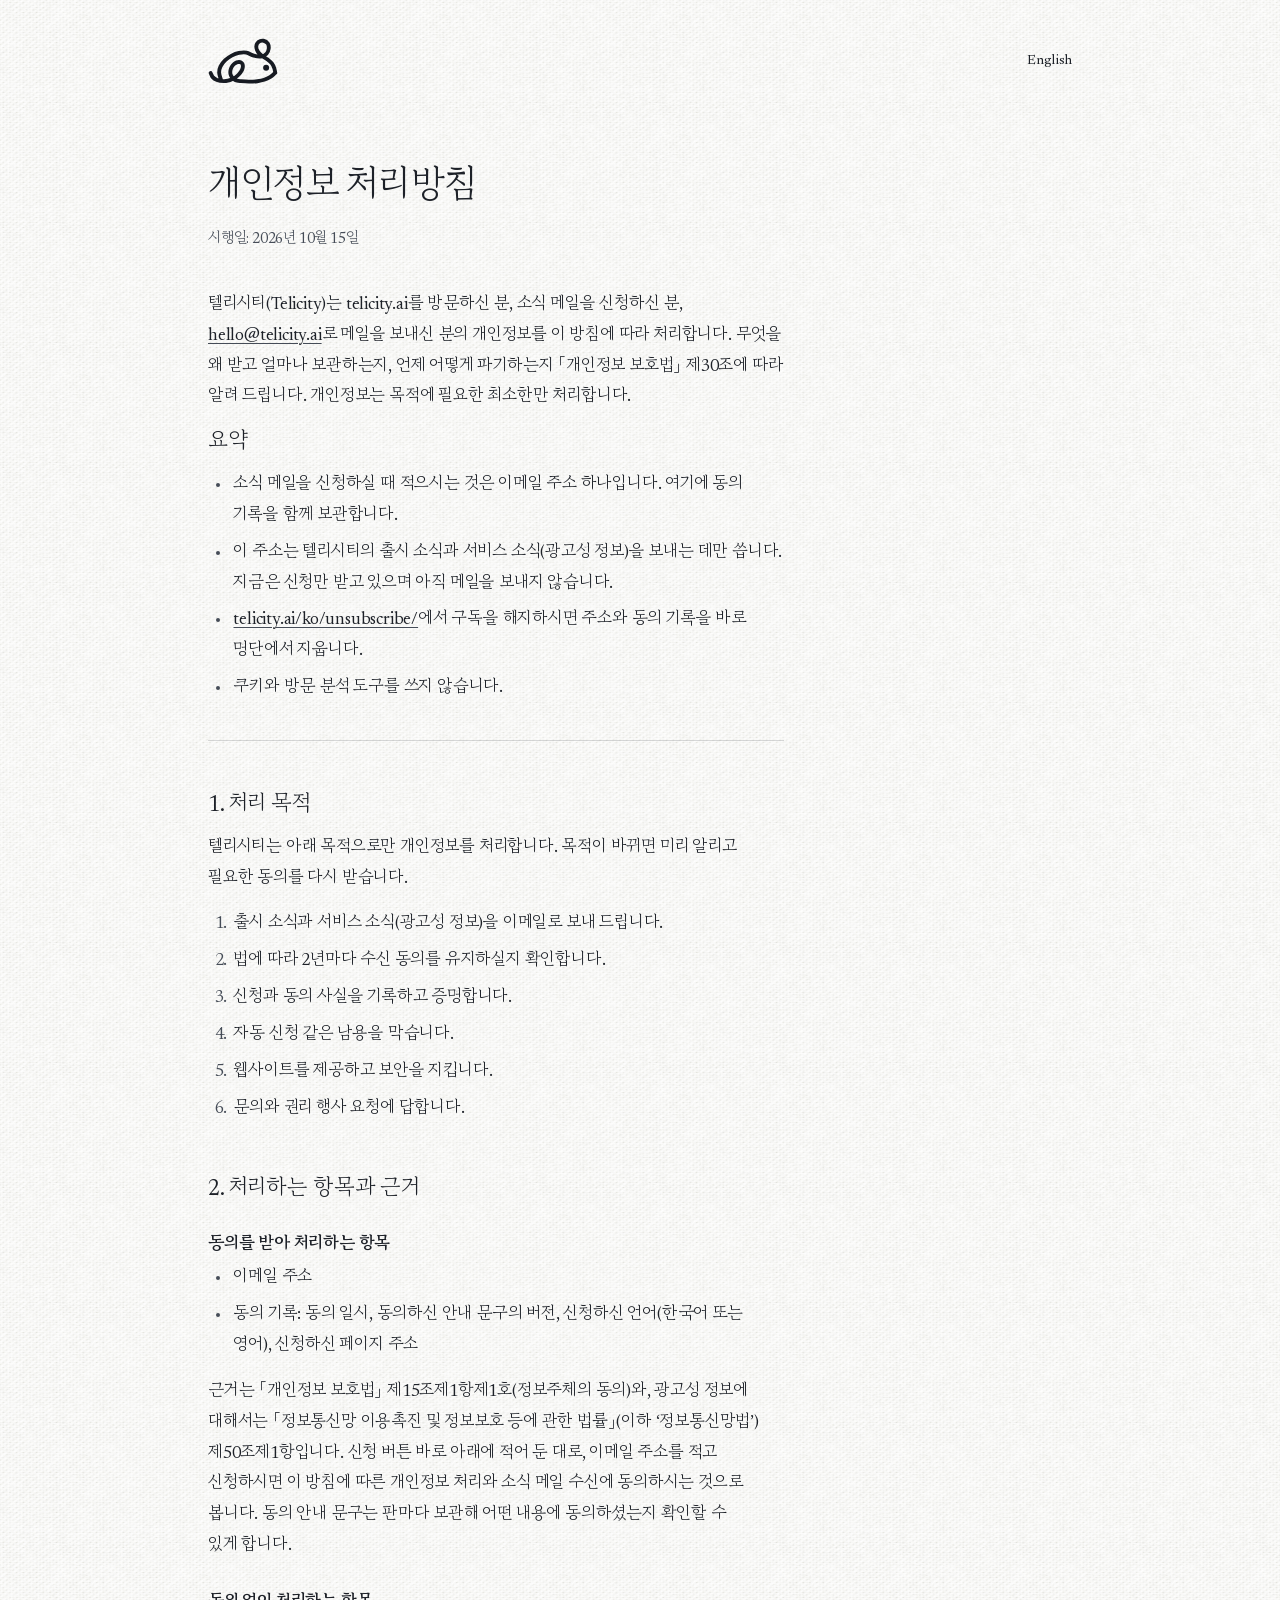
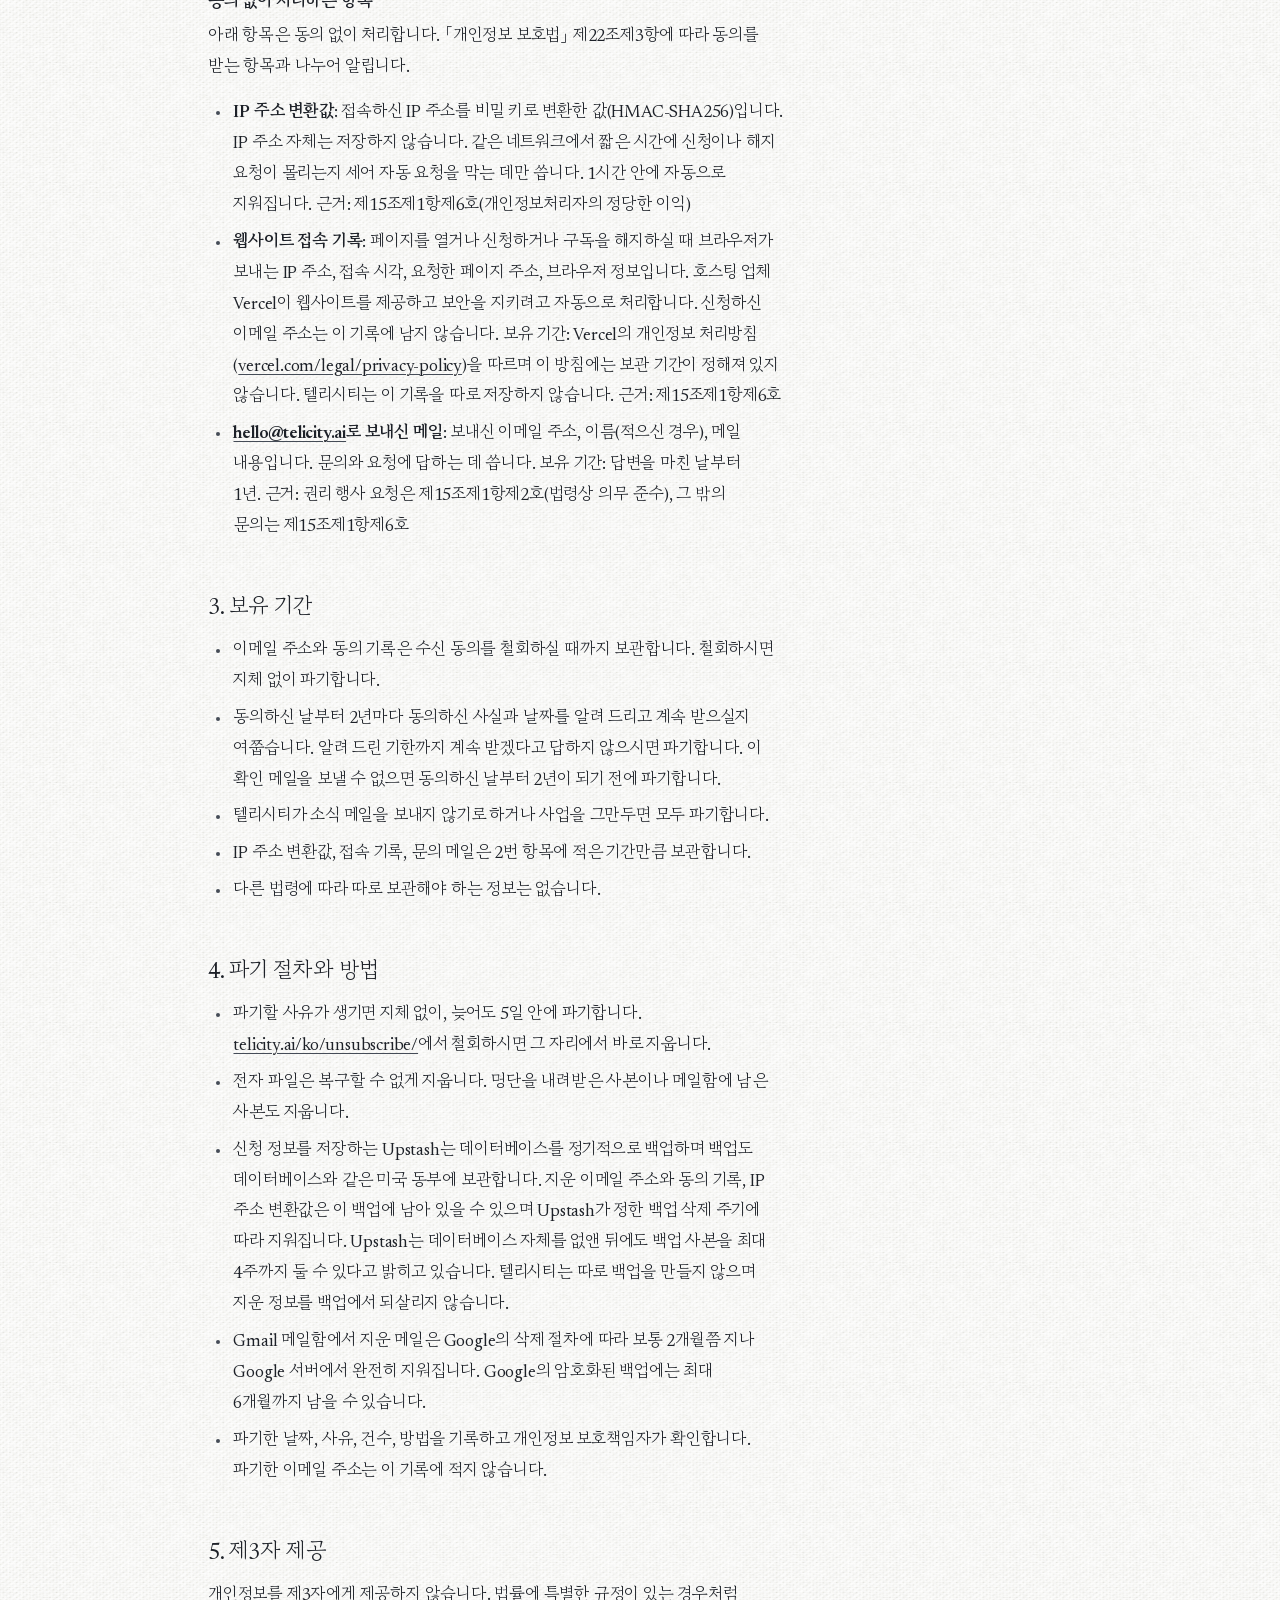
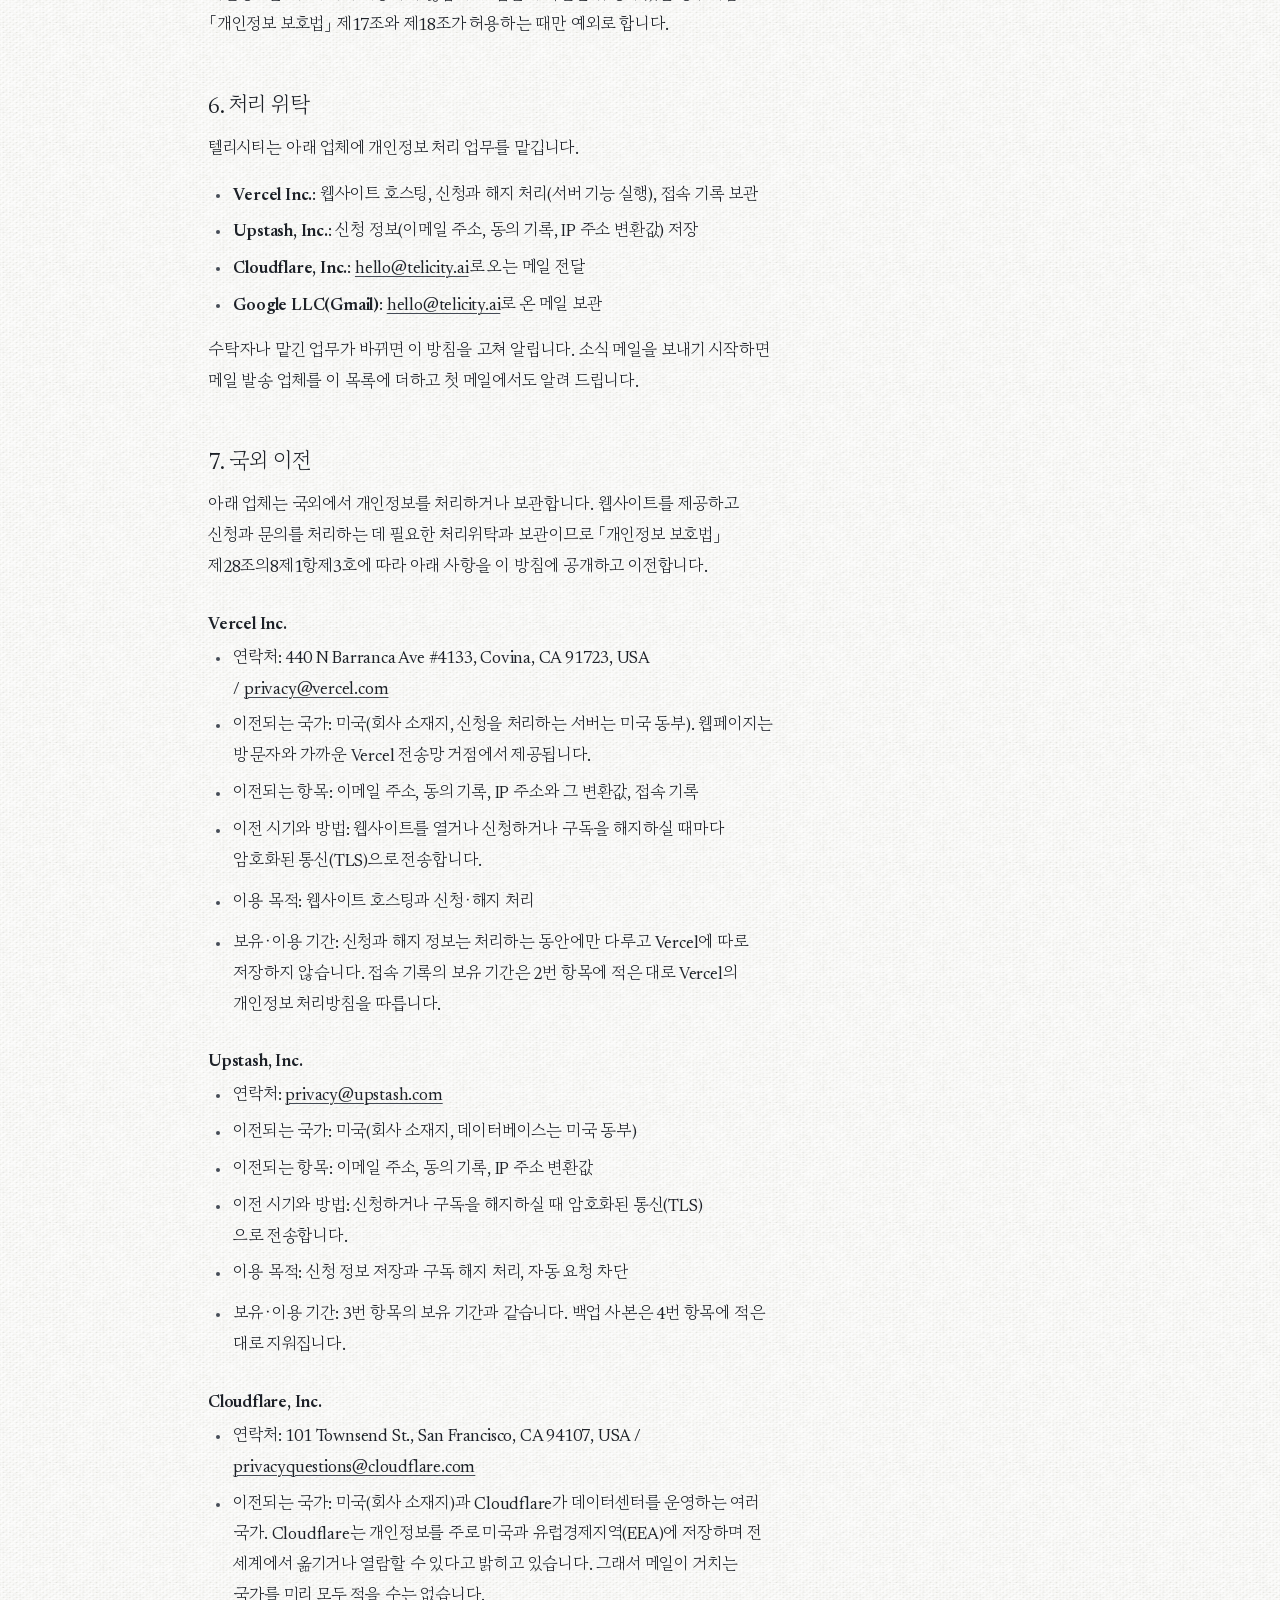
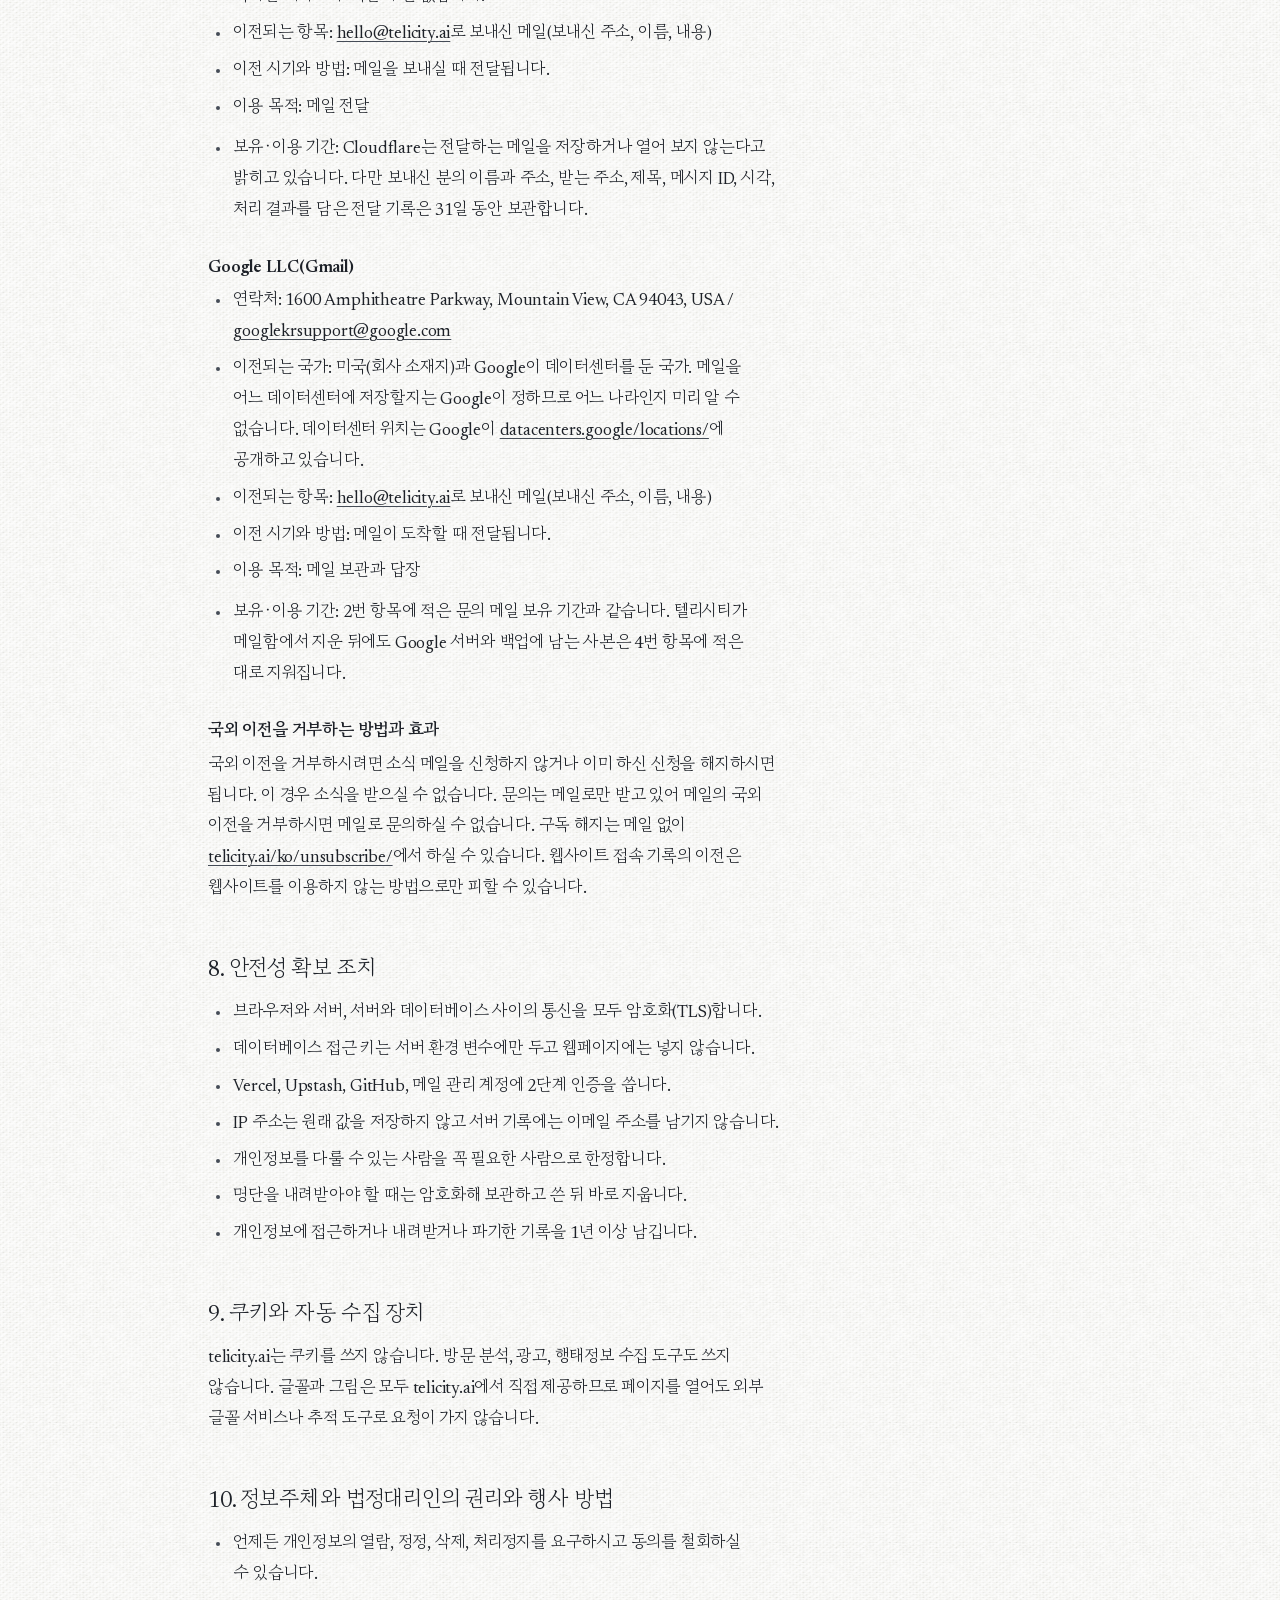
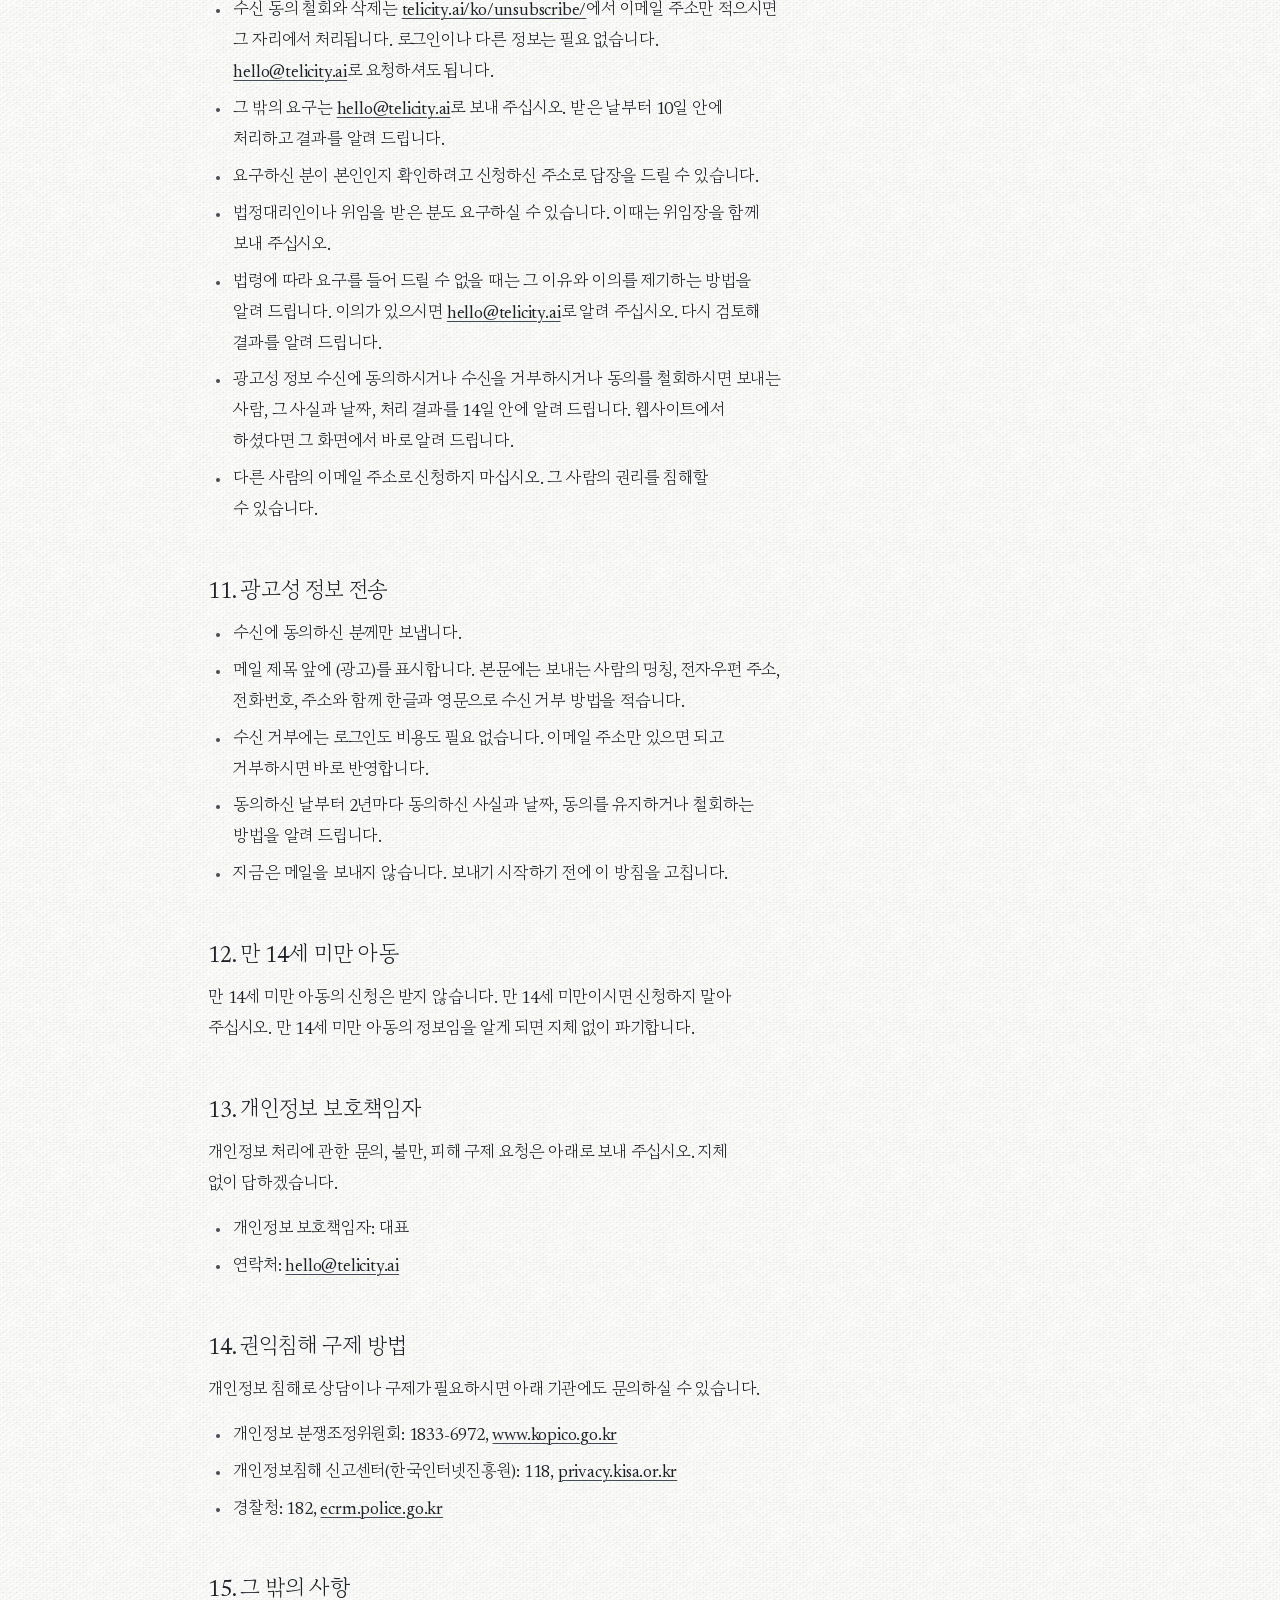
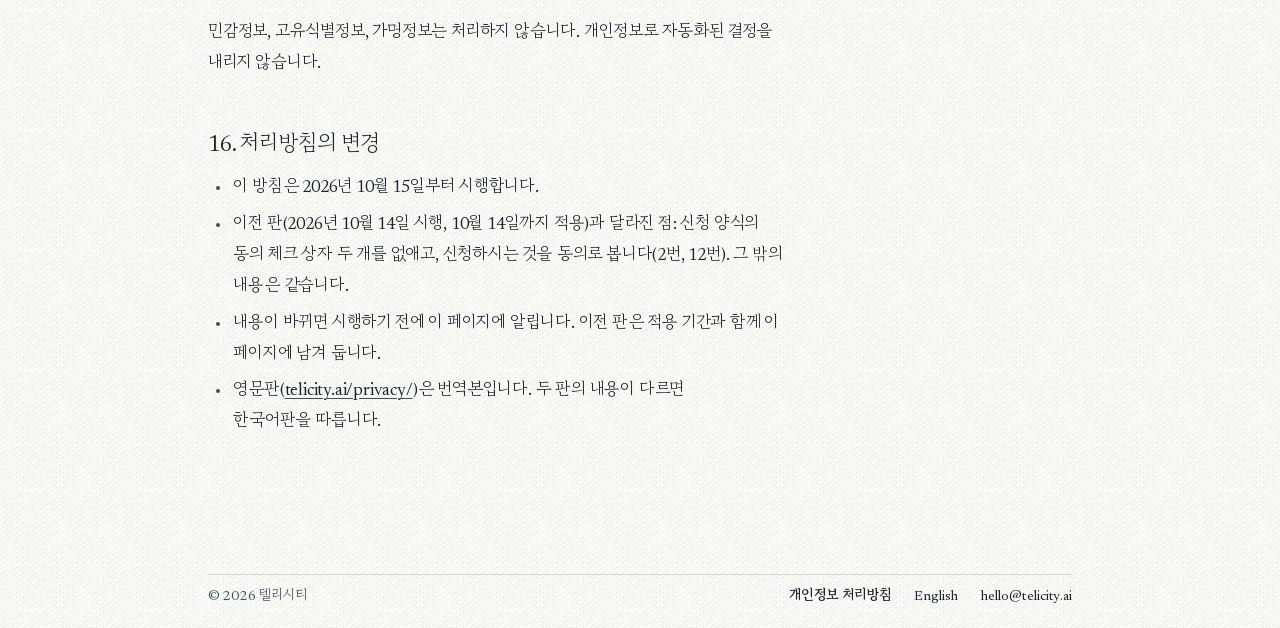
<file: ko/privacy/index.html>
<!doctype html>
<html lang="ko">
<head>
<meta charset="utf-8">
<meta name="viewport" content="width=device-width, initial-scale=1">
<title>개인정보 처리방침 | 텔리시티</title>
<meta name="description" content="텔리시티가 telicity.ai에서 소식 메일을 받으려고 남기신 이메일 주소와 그 밖의 개인정보를 어떻게 처리하는지 적었습니다.">
<meta name="robots" content="index, follow">
<link rel="canonical" href="https://telicity.ai/ko/privacy/">
<link rel="alternate" hreflang="en" href="https://telicity.ai/privacy/">
<link rel="alternate" hreflang="ko" href="https://telicity.ai/ko/privacy/">
<link rel="alternate" hreflang="x-default" href="https://telicity.ai/privacy/">
<meta name="color-scheme" content="light">
<meta name="theme-color" content="#f6f6f3">
<link rel="icon" href="/favicon.ico" sizes="32x32">
<link rel="icon" href="/icon.svg" type="image/svg+xml">
<link rel="apple-touch-icon" href="/apple-touch-icon.png">
<link rel="manifest" href="/site.webmanifest">
<link rel="preload" href="/assets/fonts/newsreader.woff2" as="font" type="font/woff2" crossorigin>
<link rel="stylesheet" href="/assets/site.css">
<meta property="og:type" content="website">
<meta property="og:site_name" content="Telicity">
<meta property="og:url" content="https://telicity.ai/ko/privacy/">
<meta property="og:title" content="개인정보 처리방침 | 텔리시티">
<meta property="og:description" content="텔리시티가 telicity.ai에서 소식 메일을 받으려고 남기신 이메일 주소와 그 밖의 개인정보를 어떻게 처리하는지 적었습니다.">
<meta property="og:locale" content="ko_KR">
<meta property="og:locale:alternate" content="en_US">
<meta name="twitter:card" content="summary">
<script type="application/ld+json">
{
  "@context": "https://schema.org",
  "@type": "WebPage",
  "@id": "https://telicity.ai/ko/privacy/#webpage",
  "url": "https://telicity.ai/ko/privacy/",
  "name": "개인정보 처리방침 | 텔리시티",
  "description": "텔리시티가 telicity.ai에서 소식 메일을 받으려고 남기신 이메일 주소와 그 밖의 개인정보를 어떻게 처리하는지 적었습니다.",
  "inLanguage": "ko",
  "isPartOf": {
    "@id": "https://telicity.ai/#website"
  },
  "about": {
    "@id": "https://telicity.ai/#organization"
  },
  "datePublished": "2026-10-14",
  "dateModified": "2026-10-15"
}
</script>
</head>
<body>
<div class="sheet">
  <header class="masthead">
    <a class="mark" href="/ko/" aria-label="텔리시티">
      <svg viewBox="0 0 32.7 21.7" fill="none" stroke="currentColor" stroke-width="1.8" stroke-linecap="round" stroke-linejoin="round" aria-hidden="true"><path class="ink" pathLength="1" d="M1.25 16.38C1.57 17.01 1.74 17.75 2.2 18.28C2.69 18.84 3.37 19.32 4.15 19.63C5.07 20 6.51 20.16 7.45 20.18C8.16 20.2 8.7 20.1 9.31 19.96C9.94 19.82 10.58 19.59 11.18 19.32C11.78 19.05 12.37 18.7 12.91 18.33C13.44 17.95 13.94 17.52 14.37 17.07C14.78 16.64 15.16 16.16 15.46 15.68C15.73 15.23 15.97 14.75 16.11 14.29C16.23 13.87 16.31 13.43 16.29 13.04C16.27 12.68 16.19 12.32 16.03 12.04C15.88 11.78 15.64 11.54 15.39 11.4C15.13 11.25 14.79 11.19 14.47 11.18C14.13 11.18 13.75 11.27 13.4 11.4C13.03 11.54 12.65 11.78 12.32 12.04C11.98 12.32 11.65 12.67 11.38 13.04C11.11 13.41 10.88 13.85 10.71 14.29C10.55 14.73 10.44 15.22 10.42 15.68C10.39 16.14 10.44 16.63 10.56 17.07C10.69 17.51 10.9 17.95 11.17 18.33C11.45 18.71 11.82 19.05 12.22 19.32C12.64 19.6 13.14 19.82 13.65 19.96C14.19 20.11 14.69 20.12 15.37 20.18C16.36 20.27 17.8 20.39 19.05 20.4C20.36 20.41 21.8 20.36 23.05 20.2C24.18 20.05 25.23 19.88 26.25 19.53C27.26 19.19 28.27 18.69 29.15 18.13C29.99 17.6 30.68 16.9 31.45 16.28C31.28 15.55 31.21 14.8 30.95 14.08C30.68 13.33 30.35 12.55 29.85 11.88C29.31 11.17 28.49 10.55 27.75 9.98C27.02 9.42 26.17 9.05 25.45 8.48C24.71 7.89 23.83 7.25 23.35 6.48C22.89 5.74 22.5 4.77 22.55 3.98C22.6 3.24 23 2.33 23.55 1.88C24.12 1.42 25.21 1.16 25.95 1.28C26.68 1.4 27.55 1.96 27.95 2.58C28.36 3.22 28.45 4.28 28.35 5.08C28.25 5.88 27.91 6.79 27.35 7.38C26.75 8.02 25.7 8.51 24.75 8.68C23.72 8.86 22.46 8.58 21.35 8.28C20.19 7.97 19.12 7.04 17.95 6.83C16.81 6.62 15.59 6.75 14.45 6.98C13.29 7.21 12.11 7.67 11.05 8.23C9.98 8.8 8.92 9.54 8.05 10.38C7.19 11.22 6.32 12.26 5.85 13.28C5.42 14.2 5.18 15.14 5.2 16.18C5.22 17.39 5.88 18.79 6.22 20.09"/><circle class="eye dab" cx="27.15" cy="13.88" r="1.4" fill="currentColor" stroke="none"/></svg>
    </a>
    <a class="mast-lang" href="/privacy/" hreflang="en" lang="en">English</a>
  </header>

  <main class="page page-404 page-doc">
    <div class="row">
      <article class="doc-wrap">
        <header class="doc-head">
          <h1>개인정보 처리방침</h1>
          <p class="doc-meta">시행일: 2026년 10월 15일</p>
        </header>
        <div class="doc">
          <p>텔리시티(Telicity)는 telicity.ai를 방문하신 분, 소식 메일을 신청하신 분, <a href="mailto:hello@telicity.ai">hello@telicity.ai</a>로 메일을 보내신 분의 개인정보를 이 방침에 따라 처리합니다. 무엇을 왜 받고 얼마나 보관하는지, 언제 어떻게 파기하는지 「개인정보 보호법」 제30조에 따라 알려 드립니다. 개인정보는 목적에 필요한 최소한만 처리합니다.</p>
        <section class="doc-short" aria-labelledby="summary">
          <h2 id="summary">요약</h2>
          <ul>
            <li>소식 메일을 신청하실 때 적으시는 것은 이메일 주소 하나입니다. 여기에 동의 기록을 함께 보관합니다.</li>
            <li>이 주소는 텔리시티의 출시 소식과 서비스 소식(광고성 정보)을 보내는 데만 씁니다. 지금은 신청만 받고 있으며 아직 메일을 보내지 않습니다.</li>
            <li><a href="/ko/unsubscribe/">telicity.ai/ko/unsubscribe/</a>에서 구독을 해지하시면 주소와 동의 기록을 바로 명단에서 지웁니다.</li>
            <li>쿠키와 방문 분석 도구를 쓰지 않습니다.</li>
          </ul>
        </section>
        <section aria-labelledby="s1">
          <h2 id="s1">1. 처리 목적</h2>
          <p>텔리시티는 아래 목적으로만 개인정보를 처리합니다. 목적이 바뀌면 미리 알리고 필요한 동의를 다시 받습니다.</p>
          <ol>
            <li>출시 소식과 서비스 소식(광고성 정보)을 이메일로 보내 드립니다.</li>
            <li>법에 따라 2년마다 수신 동의를 유지하실지 확인합니다.</li>
            <li>신청과 동의 사실을 기록하고 증명합니다.</li>
            <li>자동 신청 같은 남용을 막습니다.</li>
            <li>웹사이트를 제공하고 보안을 지킵니다.</li>
            <li>문의와 권리 행사 요청에 답합니다.</li>
          </ol>
        </section>
        <section aria-labelledby="s2">
          <h2 id="s2">2. 처리하는 항목과 근거</h2>
          <h3>동의를 받아 처리하는 항목</h3>
          <ul>
            <li>이메일 주소</li>
            <li>동의 기록: 동의 일시, 동의하신 안내 문구의 버전, 신청하신 언어(한국어 또는 영어), 신청하신 페이지 주소</li>
          </ul>
          <p>근거는 「개인정보 보호법」 제15조제1항제1호(정보주체의 동의)와, 광고성 정보에 대해서는 「정보통신망 이용촉진 및 정보보호 등에 관한 법률」(이하 ‘정보통신망법’) 제50조제1항입니다. 신청 버튼 바로 아래에 적어 둔 대로, 이메일 주소를 적고 신청하시면 이 방침에 따른 개인정보 처리와 소식 메일 수신에 동의하시는 것으로 봅니다. 동의 안내 문구는 판마다 보관해 어떤 내용에 동의하셨는지 확인할 수 있게 합니다.</p>
          <h3>동의 없이 처리하는 항목</h3>
          <p>아래 항목은 동의 없이 처리합니다. 「개인정보 보호법」 제22조제3항에 따라 동의를 받는 항목과 나누어 알립니다.</p>
          <ul>
            <li><strong>IP 주소 변환값</strong>: 접속하신 IP 주소를 비밀 키로 변환한 값(HMAC-SHA256)입니다. IP 주소 자체는 저장하지 않습니다. 같은 네트워크에서 짧은 시간에 신청이나 해지 요청이 몰리는지 세어 자동 요청을 막는 데만 씁니다. 1시간 안에 자동으로 지워집니다. 근거: 제15조제1항제6호(개인정보처리자의 정당한 이익)</li>
            <li><strong>웹사이트 접속 기록</strong>: 페이지를 열거나 신청하거나 구독을 해지하실 때 브라우저가 보내는 IP 주소, 접속 시각, 요청한 페이지 주소, 브라우저 정보입니다. 호스팅 업체 Vercel이 웹사이트를 제공하고 보안을 지키려고 자동으로 처리합니다. 신청하신 이메일 주소는 이 기록에 남지 않습니다. 보유 기간: Vercel의 개인정보 처리방침(<a href="https://vercel.com/legal/privacy-policy">vercel.com/legal/privacy-policy</a>)을 따르며 이 방침에는 보관 기간이 정해져 있지 않습니다. 텔리시티는 이 기록을 따로 저장하지 않습니다. 근거: 제15조제1항제6호</li>
            <li><strong><a href="mailto:hello@telicity.ai">hello@telicity.ai</a>로 보내신 메일</strong>: 보내신 이메일 주소, 이름(적으신 경우), 메일 내용입니다. 문의와 요청에 답하는 데 씁니다. 보유 기간: 답변을 마친 날부터 1년. 근거: 권리 행사 요청은 제15조제1항제2호(법령상 의무 준수), 그 밖의 문의는 제15조제1항제6호</li>
          </ul>
        </section>
        <section aria-labelledby="s3">
          <h2 id="s3">3. 보유 기간</h2>
          <ul>
            <li>이메일 주소와 동의 기록은 수신 동의를 철회하실 때까지 보관합니다. 철회하시면 지체 없이 파기합니다.</li>
            <li>동의하신 날부터 2년마다 동의하신 사실과 날짜를 알려 드리고 계속 받으실지 여쭙습니다. 알려 드린 기한까지 계속 받겠다고 답하지 않으시면 파기합니다. 이 확인 메일을 보낼 수 없으면 동의하신 날부터 2년이 되기 전에 파기합니다.</li>
            <li>텔리시티가 소식 메일을 보내지 않기로 하거나 사업을 그만두면 모두 파기합니다.</li>
            <li>IP 주소 변환값, 접속 기록, 문의 메일은 2번 항목에 적은 기간만큼 보관합니다.</li>
            <li>다른 법령에 따라 따로 보관해야 하는 정보는 없습니다.</li>
          </ul>
        </section>
        <section aria-labelledby="s4">
          <h2 id="s4">4. 파기 절차와 방법</h2>
          <ul>
            <li>파기할 사유가 생기면 지체 없이, 늦어도 5일 안에 파기합니다. <a href="/ko/unsubscribe/">telicity.ai/ko/unsubscribe/</a>에서 철회하시면 그 자리에서 바로 지웁니다.</li>
            <li>전자 파일은 복구할 수 없게 지웁니다. 명단을 내려받은 사본이나 메일함에 남은 사본도 지웁니다.</li>
            <li>신청 정보를 저장하는 Upstash는 데이터베이스를 정기적으로 백업하며 백업도 데이터베이스와 같은 미국 동부에 보관합니다. 지운 이메일 주소와 동의 기록, IP 주소 변환값은 이 백업에 남아 있을 수 있으며 Upstash가 정한 백업 삭제 주기에 따라 지워집니다. Upstash는 데이터베이스 자체를 없앤 뒤에도 백업 사본을 최대 4주까지 둘 수 있다고 밝히고 있습니다. 텔리시티는 따로 백업을 만들지 않으며 지운 정보를 백업에서 되살리지 않습니다.</li>
            <li>Gmail 메일함에서 지운 메일은 Google의 삭제 절차에 따라 보통 2개월쯤 지나 Google 서버에서 완전히 지워집니다. Google의 암호화된 백업에는 최대 6개월까지 남을 수 있습니다.</li>
            <li>파기한 날짜, 사유, 건수, 방법을 기록하고 개인정보 보호책임자가 확인합니다. 파기한 이메일 주소는 이 기록에 적지 않습니다.</li>
          </ul>
        </section>
        <section aria-labelledby="s5">
          <h2 id="s5">5. 제3자 제공</h2>
          <p>개인정보를 제3자에게 제공하지 않습니다. 법률에 특별한 규정이 있는 경우처럼 「개인정보 보호법」 제17조와 제18조가 허용하는 때만 예외로 합니다.</p>
        </section>
        <section aria-labelledby="s6">
          <h2 id="s6">6. 처리 위탁</h2>
          <p>텔리시티는 아래 업체에 개인정보 처리 업무를 맡깁니다.</p>
          <ul>
            <li><strong>Vercel Inc.</strong>: 웹사이트 호스팅, 신청과 해지 처리(서버 기능 실행), 접속 기록 보관</li>
            <li><strong>Upstash, Inc.</strong>: 신청 정보(이메일 주소, 동의 기록, IP 주소 변환값) 저장</li>
            <li><strong>Cloudflare, Inc.</strong>: <a href="mailto:hello@telicity.ai">hello@telicity.ai</a>로 오는 메일 전달</li>
            <li><strong>Google LLC(Gmail)</strong>: <a href="mailto:hello@telicity.ai">hello@telicity.ai</a>로 온 메일 보관</li>
          </ul>
          <p>수탁자나 맡긴 업무가 바뀌면 이 방침을 고쳐 알립니다. 소식 메일을 보내기 시작하면 메일 발송 업체를 이 목록에 더하고 첫 메일에서도 알려 드립니다.</p>
        </section>
        <section aria-labelledby="s7">
          <h2 id="s7">7. 국외 이전</h2>
          <p>아래 업체는 국외에서 개인정보를 처리하거나 보관합니다. 웹사이트를 제공하고 신청과 문의를 처리하는 데 필요한 처리위탁과 보관이므로 「개인정보 보호법」 제28조의8제1항제3호에 따라 아래 사항을 이 방침에 공개하고 이전합니다.</p>
          <h3>Vercel Inc.</h3>
          <ul>
            <li>연락처: 440 N Barranca Ave #4133, Covina, CA 91723, USA / <a href="mailto:privacy@vercel.com">privacy@vercel.com</a></li>
            <li>이전되는 국가: 미국(회사 소재지, 신청을 처리하는 서버는 미국 동부). 웹페이지는 방문자와 가까운 Vercel 전송망 거점에서 제공됩니다.</li>
            <li>이전되는 항목: 이메일 주소, 동의 기록, IP 주소와 그 변환값, 접속 기록</li>
            <li>이전 시기와 방법: 웹사이트를 열거나 신청하거나 구독을 해지하실 때마다 암호화된 통신(TLS)으로 전송합니다.</li>
            <li>이용 목적: 웹사이트 호스팅과 신청<span class="mid">·</span>해지 처리</li>
            <li>보유<span class="mid">·</span>이용 기간: 신청과 해지 정보는 처리하는 동안에만 다루고 Vercel에 따로 저장하지 않습니다. 접속 기록의 보유 기간은 2번 항목에 적은 대로 Vercel의 개인정보 처리방침을 따릅니다.</li>
          </ul>
          <h3>Upstash, Inc.</h3>
          <ul>
            <li>연락처: <a href="mailto:privacy@upstash.com">privacy@upstash.com</a></li>
            <li>이전되는 국가: 미국(회사 소재지, 데이터베이스는 미국 동부)</li>
            <li>이전되는 항목: 이메일 주소, 동의 기록, IP 주소 변환값</li>
            <li>이전 시기와 방법: 신청하거나 구독을 해지하실 때 암호화된 통신(TLS)으로 전송합니다.</li>
            <li>이용 목적: 신청 정보 저장과 구독 해지 처리, 자동 요청 차단</li>
            <li>보유<span class="mid">·</span>이용 기간: 3번 항목의 보유 기간과 같습니다. 백업 사본은 4번 항목에 적은 대로 지워집니다.</li>
          </ul>
          <h3>Cloudflare, Inc.</h3>
          <ul>
            <li>연락처: 101 Townsend St., San Francisco, CA 94107, USA / <a href="mailto:privacyquestions@cloudflare.com">privacyquestions@cloudflare.com</a></li>
            <li>이전되는 국가: 미국(회사 소재지)과 Cloudflare가 데이터센터를 운영하는 여러 국가. Cloudflare는 개인정보를 주로 미국과 유럽경제지역(EEA)에 저장하며 전 세계에서 옮기거나 열람할 수 있다고 밝히고 있습니다. 그래서 메일이 거치는 국가를 미리 모두 적을 수는 없습니다.</li>
            <li>이전되는 항목: <a href="mailto:hello@telicity.ai">hello@telicity.ai</a>로 보내신 메일(보내신 주소, 이름, 내용)</li>
            <li>이전 시기와 방법: 메일을 보내실 때 전달됩니다.</li>
            <li>이용 목적: 메일 전달</li>
            <li>보유<span class="mid">·</span>이용 기간: Cloudflare는 전달하는 메일을 저장하거나 열어 보지 않는다고 밝히고 있습니다. 다만 보내신 분의 이름과 주소, 받는 주소, 제목, 메시지 ID, 시각, 처리 결과를 담은 전달 기록은 31일 동안 보관합니다.</li>
          </ul>
          <h3>Google LLC(Gmail)</h3>
          <ul>
            <li>연락처: 1600 Amphitheatre Parkway, Mountain View, CA 94043, USA / <a href="mailto:googlekrsupport@google.com">googlekrsupport@google.com</a></li>
            <li>이전되는 국가: 미국(회사 소재지)과 Google이 데이터센터를 둔 국가. 메일을 어느 데이터센터에 저장할지는 Google이 정하므로 어느 나라인지 미리 알 수 없습니다. 데이터센터 위치는 Google이 <a href="https://datacenters.google/locations/">datacenters.google/locations/</a>에 공개하고 있습니다.</li>
            <li>이전되는 항목: <a href="mailto:hello@telicity.ai">hello@telicity.ai</a>로 보내신 메일(보내신 주소, 이름, 내용)</li>
            <li>이전 시기와 방법: 메일이 도착할 때 전달됩니다.</li>
            <li>이용 목적: 메일 보관과 답장</li>
            <li>보유<span class="mid">·</span>이용 기간: 2번 항목에 적은 문의 메일 보유 기간과 같습니다. 텔리시티가 메일함에서 지운 뒤에도 Google 서버와 백업에 남는 사본은 4번 항목에 적은 대로 지워집니다.</li>
          </ul>
          <h3>국외 이전을 거부하는 방법과 효과</h3>
          <p>국외 이전을 거부하시려면 소식 메일을 신청하지 않거나 이미 하신 신청을 해지하시면 됩니다. 이 경우 소식을 받으실 수 없습니다. 문의는 메일로만 받고 있어 메일의 국외 이전을 거부하시면 메일로 문의하실 수 없습니다. 구독 해지는 메일 없이 <a href="/ko/unsubscribe/">telicity.ai/ko/unsubscribe/</a>에서 하실 수 있습니다. 웹사이트 접속 기록의 이전은 웹사이트를 이용하지 않는 방법으로만 피할 수 있습니다.</p>
        </section>
        <section aria-labelledby="s8">
          <h2 id="s8">8. 안전성 확보 조치</h2>
          <ul>
            <li>브라우저와 서버, 서버와 데이터베이스 사이의 통신을 모두 암호화(TLS)합니다.</li>
            <li>데이터베이스 접근 키는 서버 환경 변수에만 두고 웹페이지에는 넣지 않습니다.</li>
            <li>Vercel, Upstash, GitHub, 메일 관리 계정에 2단계 인증을 씁니다.</li>
            <li>IP 주소는 원래 값을 저장하지 않고 서버 기록에는 이메일 주소를 남기지 않습니다.</li>
            <li>개인정보를 다룰 수 있는 사람을 꼭 필요한 사람으로 한정합니다.</li>
            <li>명단을 내려받아야 할 때는 암호화해 보관하고 쓴 뒤 바로 지웁니다.</li>
            <li>개인정보에 접근하거나 내려받거나 파기한 기록을 1년 이상 남깁니다.</li>
          </ul>
        </section>
        <section aria-labelledby="s9">
          <h2 id="s9">9. 쿠키와 자동 수집 장치</h2>
          <p>telicity.ai는 쿠키를 쓰지 않습니다. 방문 분석, 광고, 행태정보 수집 도구도 쓰지 않습니다. 글꼴과 그림은 모두 telicity.ai에서 직접 제공하므로 페이지를 열어도 외부 글꼴 서비스나 추적 도구로 요청이 가지 않습니다.</p>
        </section>
        <section aria-labelledby="s10">
          <h2 id="s10">10. 정보주체와 법정대리인의 권리와 행사 방법</h2>
          <ul>
            <li>언제든 개인정보의 열람, 정정, 삭제, 처리정지를 요구하시고 동의를 철회하실 수 있습니다.</li>
            <li>수신 동의 철회와 삭제는 <a href="/ko/unsubscribe/">telicity.ai/ko/unsubscribe/</a>에서 이메일 주소만 적으시면 그 자리에서 처리됩니다. 로그인이나 다른 정보는 필요 없습니다. <a href="mailto:hello@telicity.ai">hello@telicity.ai</a>로 요청하셔도 됩니다.</li>
            <li>그 밖의 요구는 <a href="mailto:hello@telicity.ai">hello@telicity.ai</a>로 보내 주십시오. 받은 날부터 10일 안에 처리하고 결과를 알려 드립니다.</li>
            <li>요구하신 분이 본인인지 확인하려고 신청하신 주소로 답장을 드릴 수 있습니다.</li>
            <li>법정대리인이나 위임을 받은 분도 요구하실 수 있습니다. 이때는 위임장을 함께 보내 주십시오.</li>
            <li>법령에 따라 요구를 들어 드릴 수 없을 때는 그 이유와 이의를 제기하는 방법을 알려 드립니다. 이의가 있으시면 <a href="mailto:hello@telicity.ai">hello@telicity.ai</a>로 알려 주십시오. 다시 검토해 결과를 알려 드립니다.</li>
            <li>광고성 정보 수신에 동의하시거나 수신을 거부하시거나 동의를 철회하시면 보내는 사람, 그 사실과 날짜, 처리 결과를 14일 안에 알려 드립니다. 웹사이트에서 하셨다면 그 화면에서 바로 알려 드립니다.</li>
            <li>다른 사람의 이메일 주소로 신청하지 마십시오. 그 사람의 권리를 침해할 수 있습니다.</li>
          </ul>
        </section>
        <section aria-labelledby="s11">
          <h2 id="s11">11. 광고성 정보 전송</h2>
          <ul>
            <li>수신에 동의하신 분께만 보냅니다.</li>
            <li>메일 제목 앞에 (광고)를 표시합니다. 본문에는 보내는 사람의 명칭, 전자우편 주소, 전화번호, 주소와 함께 한글과 영문으로 수신 거부 방법을 적습니다.</li>
            <li>수신 거부에는 로그인도 비용도 필요 없습니다. 이메일 주소만 있으면 되고 거부하시면 바로 반영합니다.</li>
            <li>동의하신 날부터 2년마다 동의하신 사실과 날짜, 동의를 유지하거나 철회하는 방법을 알려 드립니다.</li>
            <li>지금은 메일을 보내지 않습니다. 보내기 시작하기 전에 이 방침을 고칩니다.</li>
          </ul>
        </section>
        <section aria-labelledby="s12">
          <h2 id="s12">12. 만 14세 미만 아동</h2>
          <p>만 14세 미만 아동의 신청은 받지 않습니다. 만 14세 미만이시면 신청하지 말아 주십시오. 만 14세 미만 아동의 정보임을 알게 되면 지체 없이 파기합니다.</p>
        </section>
        <section aria-labelledby="s13">
          <h2 id="s13">13. 개인정보 보호책임자</h2>
          <p>개인정보 처리에 관한 문의, 불만, 피해 구제 요청은 아래로 보내 주십시오. 지체 없이 답하겠습니다.</p>
          <ul>
            <li>개인정보 보호책임자: 대표</li>
            <li>연락처: <a href="mailto:hello@telicity.ai">hello@telicity.ai</a></li>
          </ul>
        </section>
        <section aria-labelledby="s14">
          <h2 id="s14">14. 권익침해 구제 방법</h2>
          <p>개인정보 침해로 상담이나 구제가 필요하시면 아래 기관에도 문의하실 수 있습니다.</p>
          <ul>
            <li>개인정보 분쟁조정위원회: 1833-6972, <a href="https://www.kopico.go.kr/">www.kopico.go.kr</a></li>
            <li>개인정보침해 신고센터(한국인터넷진흥원): 118, <a href="https://privacy.kisa.or.kr/">privacy.kisa.or.kr</a></li>
            <li>경찰청: 182, <a href="https://ecrm.police.go.kr/">ecrm.police.go.kr</a></li>
          </ul>
        </section>
        <section aria-labelledby="s15">
          <h2 id="s15">15. 그 밖의 사항</h2>
          <p>민감정보, 고유식별정보, 가명정보는 처리하지 않습니다. 개인정보로 자동화된 결정을 내리지 않습니다.</p>
        </section>
        <section aria-labelledby="s16">
          <h2 id="s16">16. 처리방침의 변경</h2>
          <ul>
            <li>이 방침은 2026년 10월 15일부터 시행합니다.</li>
            <li>이전 판(2026년 10월 14일 시행, 10월 14일까지 적용)과 달라진 점: 신청 양식의 동의 체크 상자 두 개를 없애고, 신청하시는 것을 동의로 봅니다(2번, 12번). 그 밖의 내용은 같습니다.</li>
            <li>내용이 바뀌면 시행하기 전에 이 페이지에 알립니다. 이전 판은 적용 기간과 함께 이 페이지에 남겨 둡니다.</li>
            <li>영문판(<a href="/privacy/">telicity.ai/privacy/</a>)은 번역본입니다. 두 판의 내용이 다르면 한국어판을 따릅니다.</li>
          </ul>
        </section>
        </div>
      </article>
    </div>
  </main>

  <footer class="foot">
    <p>© 2026 텔리시티</p>
    <a class="foot-privacy" href="/ko/privacy/" aria-current="page"><strong>개인정보 처리방침</strong></a>
    <a href="/privacy/" hreflang="en" lang="en">English</a>
    <a href="mailto:hello@telicity.ai">hello@telicity.ai</a>
  </footer>
</div>
</body>
</html>
</file>
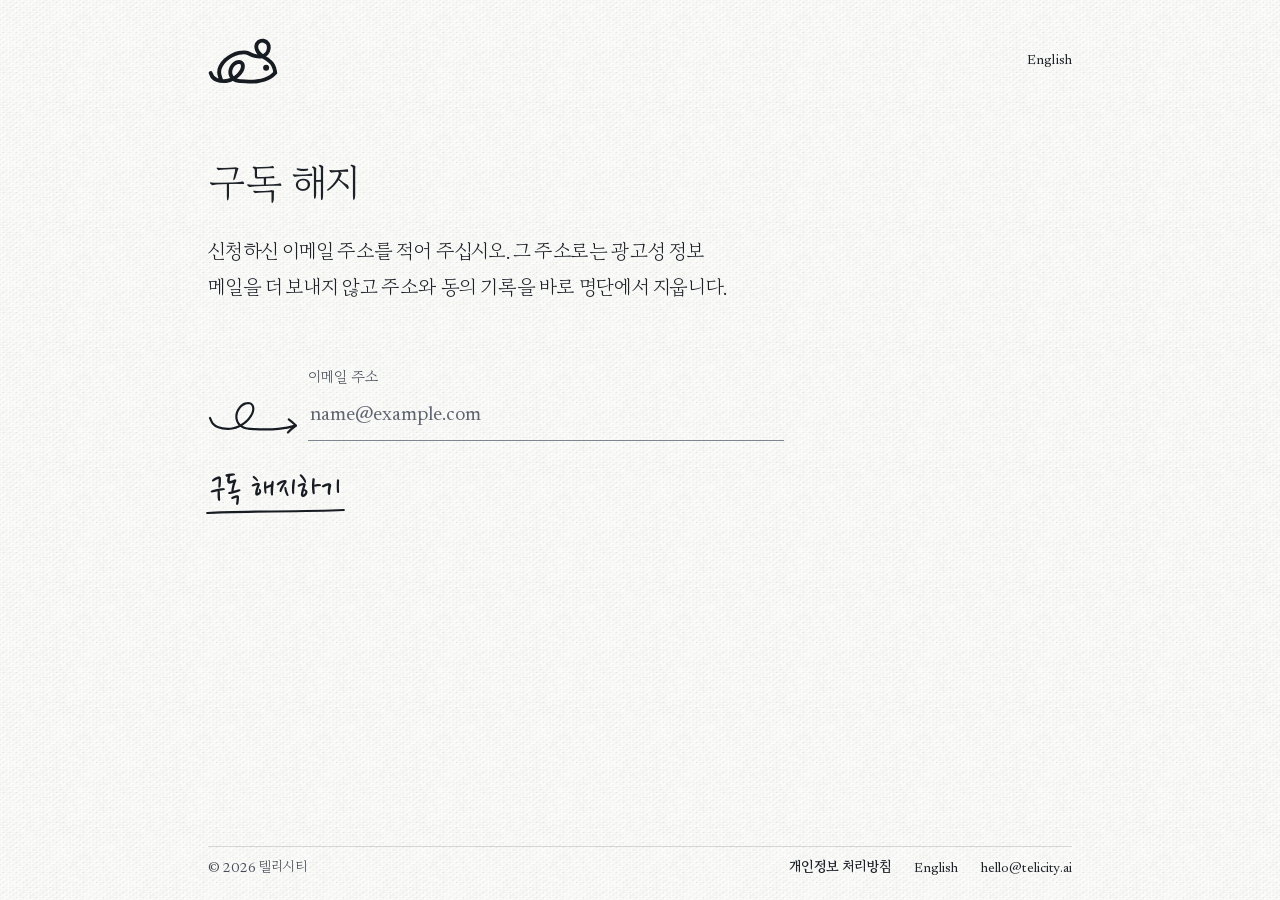
<file: ko/unsubscribe/index.html>
<!doctype html>
<html lang="ko">
<head>
<meta charset="utf-8">
<meta name="viewport" content="width=device-width, initial-scale=1">
<title>구독 해지 | 텔리시티</title>
<meta name="description" content="신청하신 이메일 주소를 적어 주십시오. 그 주소로는 광고성 정보 메일을 더 보내지 않고 주소와 동의 기록을 바로 명단에서 지웁니다.">
<meta name="robots" content="noindex">
<meta name="color-scheme" content="light">
<meta name="theme-color" content="#f6f6f3">
<link rel="icon" href="/favicon.ico" sizes="32x32">
<link rel="icon" href="/icon.svg" type="image/svg+xml">
<link rel="apple-touch-icon" href="/apple-touch-icon.png">
<link rel="preload" href="/assets/fonts/newsreader.woff2" as="font" type="font/woff2" crossorigin>
<link rel="preload" href="/assets/fonts/gowun-batang.32952528.woff2" as="font" type="font/woff2" crossorigin>
<link rel="stylesheet" href="/assets/site.css">
</head>
<body>
<svg class="crayon-defs" width="0" height="0" aria-hidden="true" focusable="false"><defs><filter id='cr-pen' x='-10%' y='-60%' width='120%' height='220%' filterUnits='userSpaceOnUse' color-interpolation-filters='sRGB'><feTurbulence type='fractalNoise' baseFrequency='1.064' numOctaves='2' seed='5'/><feColorMatrix values='0 0 0 0 0 0 0 0 0 0 0 0 0 0 0 1 0 0 0 0' result='gr'/><feGaussianBlur in='SourceAlpha' stdDeviation='0.79' result='s'/><feComposite in='s' in2='gr' operator='arithmetic' k1='2.931' k2='-0.466' k3='1.319' k4='-0.539'/><feComponentTransfer result='m'><feFuncA type='linear' slope='2.6' intercept='-0.80'/></feComponentTransfer><feGaussianBlur in='SourceAlpha' stdDeviation='1.21'/><feComponentTransfer result='gt'><feFuncA type='linear' slope='8' intercept='-0.4'/></feComponentTransfer><feComposite in='m' in2='gt' operator='in' result='m2'/><feFlood flood-color='#171b22'/><feComposite in2='m2' operator='in'/></filter><filter id='cr-ring' x='-10%' y='-60%' width='120%' height='220%' filterUnits='userSpaceOnUse' color-interpolation-filters='sRGB'><feTurbulence type='fractalNoise' baseFrequency='0.418' numOctaves='2' seed='4'/><feColorMatrix values='0 0 0 0 0 0 0 0 0 0 0 0 0 0 0 1 0 0 0 0' result='gr'/><feGaussianBlur in='SourceAlpha' stdDeviation='2.02' result='s'/><feComposite in='s' in2='gr' operator='arithmetic' k1='2.931' k2='-0.466' k3='1.319' k4='-0.539'/><feComponentTransfer result='m'><feFuncA type='linear' slope='2.6' intercept='-0.80'/></feComponentTransfer><feGaussianBlur in='SourceAlpha' stdDeviation='3.08'/><feComponentTransfer result='gt'><feFuncA type='linear' slope='8' intercept='-0.4'/></feComponentTransfer><feComposite in='m' in2='gt' operator='in' result='m2'/><feFlood flood-color='#171b22'/><feComposite in2='m2' operator='in'/></filter><filter id='cr-strike' x='-10%' y='-60%' width='120%' height='220%' filterUnits='userSpaceOnUse' color-interpolation-filters='sRGB'><feTurbulence type='fractalNoise' baseFrequency='0.246' numOctaves='2' seed='8'/><feColorMatrix values='0 0 0 0 0 0 0 0 0 0 0 0 0 0 0 1 0 0 0 0' result='gr'/><feGaussianBlur in='SourceAlpha' stdDeviation='3.42' result='s'/><feComposite in='s' in2='gr' operator='arithmetic' k1='2.931' k2='-0.466' k3='1.552' k4='-0.656'/><feComponentTransfer result='m'><feFuncA type='linear' slope='2.6' intercept='-0.80'/></feComponentTransfer><feGaussianBlur in='SourceAlpha' stdDeviation='5.23'/><feComponentTransfer result='gt'><feFuncA type='linear' slope='8' intercept='-0.4'/></feComponentTransfer><feComposite in='m' in2='gt' operator='in' result='m2'/><feFlood flood-color='#171b22'/><feComposite in2='m2' operator='in'/></filter></defs></svg>
<div class="sheet">
  <header class="masthead">
    <a class="mark" href="/ko/" aria-label="텔리시티">
      <svg viewBox="0 0 32.7 21.7" fill="none" stroke="currentColor" stroke-width="1.8" stroke-linecap="round" stroke-linejoin="round" aria-hidden="true"><path class="ink" pathLength="1" d="M1.25 16.38C1.57 17.01 1.74 17.75 2.2 18.28C2.69 18.84 3.37 19.32 4.15 19.63C5.07 20 6.51 20.16 7.45 20.18C8.16 20.2 8.7 20.1 9.31 19.96C9.94 19.82 10.58 19.59 11.18 19.32C11.78 19.05 12.37 18.7 12.91 18.33C13.44 17.95 13.94 17.52 14.37 17.07C14.78 16.64 15.16 16.16 15.46 15.68C15.73 15.23 15.97 14.75 16.11 14.29C16.23 13.87 16.31 13.43 16.29 13.04C16.27 12.68 16.19 12.32 16.03 12.04C15.88 11.78 15.64 11.54 15.39 11.4C15.13 11.25 14.79 11.19 14.47 11.18C14.13 11.18 13.75 11.27 13.4 11.4C13.03 11.54 12.65 11.78 12.32 12.04C11.98 12.32 11.65 12.67 11.38 13.04C11.11 13.41 10.88 13.85 10.71 14.29C10.55 14.73 10.44 15.22 10.42 15.68C10.39 16.14 10.44 16.63 10.56 17.07C10.69 17.51 10.9 17.95 11.17 18.33C11.45 18.71 11.82 19.05 12.22 19.32C12.64 19.6 13.14 19.82 13.65 19.96C14.19 20.11 14.69 20.12 15.37 20.18C16.36 20.27 17.8 20.39 19.05 20.4C20.36 20.41 21.8 20.36 23.05 20.2C24.18 20.05 25.23 19.88 26.25 19.53C27.26 19.19 28.27 18.69 29.15 18.13C29.99 17.6 30.68 16.9 31.45 16.28C31.28 15.55 31.21 14.8 30.95 14.08C30.68 13.33 30.35 12.55 29.85 11.88C29.31 11.17 28.49 10.55 27.75 9.98C27.02 9.42 26.17 9.05 25.45 8.48C24.71 7.89 23.83 7.25 23.35 6.48C22.89 5.74 22.5 4.77 22.55 3.98C22.6 3.24 23 2.33 23.55 1.88C24.12 1.42 25.21 1.16 25.95 1.28C26.68 1.4 27.55 1.96 27.95 2.58C28.36 3.22 28.45 4.28 28.35 5.08C28.25 5.88 27.91 6.79 27.35 7.38C26.75 8.02 25.7 8.51 24.75 8.68C23.72 8.86 22.46 8.58 21.35 8.28C20.19 7.97 19.12 7.04 17.95 6.83C16.81 6.62 15.59 6.75 14.45 6.98C13.29 7.21 12.11 7.67 11.05 8.23C9.98 8.8 8.92 9.54 8.05 10.38C7.19 11.22 6.32 12.26 5.85 13.28C5.42 14.2 5.18 15.14 5.2 16.18C5.22 17.39 5.88 18.79 6.22 20.09"/><circle class="eye dab" cx="27.15" cy="13.88" r="1.4" fill="currentColor" stroke="none"/></svg>
    </a>
    <a class="mast-lang" href="/unsubscribe/" hreflang="en" lang="en">English</a>
  </header>

  <main class="page page-404 page-unsub">
    <div class="row row-h1">
      <h1 id="unsub-title">구독 해지</h1>
      <p class="unsub-lead">신청하신 이메일 주소를 적어 주십시오. <span class="nw">그 주소로는</span> 광고성 정보 메일을 더 보내지 않고 주소와 동의 기록을 바로 명단에서 지웁니다.</p>
    </div>
    <div class="row row-cta" data-draw>
      <form class="wl wl-unsub" action="/api/unsubscribe/" method="post" aria-labelledby="unsub-title" data-wl data-pen-sending="해지하는 중입니다..." data-msg-invalid="이메일 주소가 비어 있거나 형식이 맞지 않습니다. name@example.com처럼 적혀 있는지 확인해 주십시오." data-msg-server="저희 서버에 문제가 있어 요청을 처리하지 못했습니다. 몇 분 뒤에 다시 시도하시거나 hello@telicity.ai로 해지를 요청해 주십시오.">
        <div class="wl-line">
          <svg class="cta-arrow" viewBox="0 0 90.6 33.6" aria-hidden="true"><path class="pen" pathLength="1" d="M2 17.08C2.93 18.91 3.42 21.05 4.75 22.59C6.18 24.21 8.15 25.61 10.41 26.5C13.08 27.58 17.25 28.04 19.98 28.1C22.04 28.16 23.6 27.87 25.37 27.46C27.2 27.06 29.06 26.39 30.8 25.61C32.54 24.82 34.25 23.81 35.81 22.73C37.35 21.63 38.8 20.39 40.05 19.08C41.24 17.83 42.34 16.44 43.21 15.05C43.99 13.75 44.69 12.35 45.09 11.02C45.44 9.8 45.67 8.52 45.62 7.39C45.56 6.35 45.33 5.31 44.86 4.49C44.43 3.74 43.73 3.04 43.01 2.64C42.25 2.2 41.27 2.03 40.34 2C39.35 2 38.25 2.26 37.23 2.64C36.16 3.04 35.06 3.74 34.1 4.49C33.12 5.31 32.16 6.32 31.38 7.39C30.59 8.47 29.93 9.74 29.43 11.02C28.97 12.3 28.65 13.72 28.59 15.05C28.51 16.38 28.65 17.8 29 19.08C29.38 20.36 29.98 21.63 30.77 22.73C31.58 23.84 32.65 24.82 33.81 25.61C35.03 26.42 36.48 27.06 37.96 27.46C39.53 27.9 40.98 27.93 42.95 28.1C49.41 28.53 60.73 29.03 70.88 28.01C77.25 27.38 83.05 26.27 88.27 24.82"/><path class="pen" pathLength="1" d="M81.31 18.59C83.92 20.62 86.25 22.65 88.56 24.68C85.67 26.71 83.05 29.03 80.44 31.64"/></svg>
          <p class="wl-field">
            <label class="wl-label" for="wl-email">이메일 주소</label>
            <input class="wl-input" id="wl-email" name="email" type="email" autocomplete="email" autocapitalize="off" spellcheck="false" maxlength="254" placeholder="name@example.com" required>
          </p>
        </div>
        <p class="wl-err" id="wl-email-err" aria-live="polite"></p>
        <input type="hidden" name="lang" value="ko">
        <p class="wl-act"><button class="cta wl-submit" type="submit"><span class="wl-btn">구독 해지하기</span><svg viewBox="0 0 120 10" preserveAspectRatio="none" aria-hidden="true"><path class="pen" pathLength="1" d="M2 6c28-2 78-1 116-3"/></svg></button></p>
        <p class="wl-status" id="wl-status" aria-live="polite"></p>
      </form>
    </div>
  </main>

  <footer class="foot">
    <p>© 2026 텔리시티</p>
    <a class="foot-privacy" href="/ko/privacy/"><strong>개인정보 처리방침</strong></a>
    <a href="/unsubscribe/" hreflang="en" lang="en">English</a>
    <a href="mailto:hello@telicity.ai">hello@telicity.ai</a>
  </footer>
</div>
<script src="/assets/site.js" defer></script>
</body>
</html>
</file>
<file: assets/landing.css>
/* Hallmark · genre: modern-minimal · macrostructure: Workbench
 * theme: Causal reference structure + Telicity brand 0.9.1
 * nav: N1b · footer: Ft1 · enrichment: interactive product demonstration
 * User-requested exceptions: labelled cursor and scroll-linked scenes.
 * Pre-emit critique: P5 H4 E4 S5 R5 V4 */
@import url('/tokens.css');
@font-face{font-family:Pretendard;src:url('/assets/telicity/fonts/PretendardVariable.woff2') format('woff2');font-weight:100 900;font-style:normal;font-display:swap}
@font-face{font-family:Manrope;src:url('/assets/telicity/fonts/Manrope-Variable.ttf') format('truetype');font-weight:200 800;font-style:normal;font-display:swap}

*{box-sizing:border-box}html{overflow-x:clip;scroll-behavior:smooth;scroll-padding-top:100px}body{margin:0;overflow-x:clip;background:var(--color-paper);color:var(--color-ink);font:400 16px/1.65 var(--font-body);-webkit-font-smoothing:antialiased}button,input{font:inherit}button,a,input,summary{-webkit-tap-highlight-color:transparent}button,a,summary{touch-action:manipulation}button{color:inherit;cursor:pointer}a{color:inherit;text-decoration:none}button{border:0;background:none}button,a{white-space:nowrap}button{padding:0}img{display:block;max-width:100%;height:auto}h1,h2,h3,h4,p{margin:0}h1,h2,h3,h4{font-family:var(--font-display);font-style:normal;min-width:0;overflow-wrap:anywhere}h1,h2{color:var(--color-petrol);font-weight:600;letter-spacing:-.055em;word-break:keep-all}h2{font-size:clamp(2rem,3.45vw,3rem);line-height:1.3}h3,h4{line-height:1.4}p{word-break:keep-all;overflow-wrap:anywhere}a:focus-visible,button:focus-visible,input:focus-visible,summary:focus-visible,[tabindex='-1']:focus-visible{outline:2px solid var(--color-petrol);outline-offset:5px}button:disabled,button[aria-disabled=true]{opacity:.55;cursor:wait}button:active,.button:active{transform:translateY(1px)}[hidden]{display:none!important}.container{width:min(1160px,calc(100% - 96px));margin-inline:auto}.icon{width:20px;height:20px;stroke:currentColor;fill:none;stroke-width:1.6;stroke-linecap:round;stroke-linejoin:round;flex-shrink:0}.icon-library{position:absolute;width:0;height:0;overflow:hidden}.skip-link{position:fixed;inset:12px auto auto 12px;transform:translateY(-150%);background:var(--color-petrol);color:var(--color-paper);padding:12px 24px;z-index:var(--z-cursor)}.skip-link:focus{transform:none}.button{display:inline-flex;align-items:center;justify-content:center;gap:20px;min-height:52px;padding:12px 24px;border:1px solid var(--color-petrol);border-radius:100px;background:var(--color-petrol);color:var(--color-paper);font-size:15px;font-weight:500;line-height:1.4;transition:transform 140ms var(--ease-out)}.button .icon{width:17px;height:17px}.button-small{min-height:42px;padding:9px 18px;font-size:14px;gap:16px}.text-link{display:inline-flex;align-items:center;gap:12px;min-height:44px;font-size:15px;font-weight:500;color:var(--color-petrol)}.text-link .icon,.inline-link .icon{transition:transform var(--duration) var(--ease-out)}.brand{display:inline-flex;align-items:center;flex-shrink:0}.brand img{width:166px;height:auto}.site-header{position:sticky;top:0;z-index:var(--z-sticky);background:var(--color-paper)}.header-inner{width:min(1400px,calc(100% - 80px));height:88px;margin:auto;display:flex;align-items:center;justify-content:space-between;gap:32px}.main-nav{display:flex;align-items:center;gap:36px;font-size:14px;color:var(--color-muted)}.main-nav a{display:inline-flex;align-items:center;min-height:44px}.header-actions{display:flex;align-items:center;gap:24px}.language-link{display:grid;place-items:center;min-width:32px;min-height:44px;font-size:12px;font-weight:600}.hero{position:relative;text-align:center;padding-block:68px 98px}.hero-mark img{width:54px;margin:0 auto 28px}.hero h1{font-size:clamp(2.55rem,5.25vw,4.5rem);line-height:1.16;font-weight:550;letter-spacing:-.06em}.hero-description{margin:26px auto 0;font-size:18px;line-height:1.75;color:var(--color-muted)}.hero-actions{display:flex;justify-content:center;align-items:center;gap:28px;margin-top:34px}.hero-note{margin-top:18px;font-size:12px;color:var(--color-muted)}
/* The demo is one continuous scene. Scroll changes its meaning, not its frame. */
.tour-section{padding-top:56px;background:var(--color-mist)}.tour-heading{display:flex;align-items:flex-end;justify-content:space-between;padding-bottom:40px;gap:40px}.tour-heading h2{font-size:32px;line-height:1.35}.tour-heading>p{font-size:16px;color:var(--color-muted);padding-bottom:4px}.tour-track{position:relative}.tour-track.is-enhanced{height:calc(var(--tour-sticky-height,720px) + var(--tour-travel,1680px))}.tour-sticky{position:relative;padding-bottom:48px}.is-enhanced .tour-sticky{position:sticky;top:var(--tour-sticky-top,98px)}.tour-controls{display:flex;justify-content:center;align-items:center;gap:22px;min-height:60px;margin-bottom:18px}.tour-tab{display:inline-flex;align-items:center;gap:10px;color:var(--color-muted);font-size:14px;min-height:44px}.tour-tab.is-active{color:var(--color-petrol);font-weight:600}.step-dot{display:grid;place-items:center;width:24px;height:24px;border:1px solid var(--color-muted);border-radius:50%;font-size:11px;font-family:var(--font-body)}.tour-tab.is-active .step-dot{background:var(--color-petrol);border-color:var(--color-petrol);color:var(--color-paper)}.step-connector{width:48px;height:1px;background:var(--color-line)}.workspace{position:relative;display:grid;grid-template-columns:182px minmax(0,1fr);height:548px;border:1px solid var(--color-line);border-radius:12px;background:var(--color-panel);box-shadow:0 12px 48px var(--color-shadow);isolation:isolate}.workspace-sidebar{border-right:1px solid var(--color-line);padding:20px 12px;background:var(--color-paper);border-radius:12px 0 0 12px;display:flex;flex-direction:column;font-size:12px;min-width:0}.workspace-mark{display:flex;align-items:center;gap:9px;font-size:11px;font-weight:600;padding:0 4px;margin-bottom:28px}.workspace-mark img{width:27px}.workspace-menu,.sidebar-projects{display:grid;gap:5px}.workspace-menu button,.sidebar-projects button{display:flex;align-items:center;gap:10px;padding:9px 12px;text-align:left;min-height:40px;border-radius:5px;color:var(--color-muted);font-size:12px}.workspace-menu .is-active{background:var(--color-mist);color:var(--color-petrol);font-weight:600}.workspace-menu .icon{width:17px;height:17px}.sidebar-projects{margin-top:30px}.sidebar-label{padding:0 12px 8px;color:var(--color-muted);font-size:10px}.project-dot{width:7px;height:7px;border-radius:2px;background:var(--color-petrol)}.project-dot-light{background:var(--color-muted)}.sidebar-bottom{margin-top:auto;display:flex;align-items:center;gap:10px;padding:12px 8px 0;border-top:1px solid var(--color-line)}.sidebar-bottom strong,.sidebar-bottom small{display:block;font-size:11px;font-weight:500}.sidebar-bottom small{font-size:10px;color:var(--color-muted)}.avatar{width:28px;height:28px;border-radius:50%;display:inline-flex;align-items:center;justify-content:center;flex-shrink:0;font-size:10px;font-weight:600;line-height:1}.avatar-person{background:var(--color-sage);color:var(--color-petrol);border:1px solid var(--color-muted)}.avatar-agent{background:var(--color-petrol);color:var(--color-paper);border:1px solid var(--color-petrol)}.avatar-agent img{width:21px}.workspace-body{min-width:0;height:100%}.workspace-toolbar{height:56px;display:flex;align-items:center;justify-content:space-between;gap:16px;padding:0 24px;border-bottom:1px solid var(--color-line)}.workspace-breadcrumb{display:flex;gap:12px;align-items:center;color:var(--color-muted);font-size:11px}.workspace-breadcrumb>.icon{width:12px;height:12px}.presence{display:flex;align-items:center}.presence .avatar+.avatar{margin-left:-5px}#edit-name{min-width:28px;position:relative}#edit-name::before{content:'';position:absolute;inset:-7px}.presence-text{margin-left:10px;font-size:10px;color:var(--color-muted)}.scene{height:calc(100% - 56px);min-width:0}.scene.is-entering{animation:scene-enter 420ms var(--ease-out) both}.scene-home{padding:32px 36px;background:var(--color-panel);border-radius:0 0 12px 0}.home-welcome{display:flex;align-items:center;justify-content:space-between;margin-bottom:28px}.quiet-label{font-size:10px;color:var(--color-muted)}.home-welcome h3{font-size:25px;font-weight:550;letter-spacing:-.04em;margin-top:4px;max-width:100%}.home-welcome p{font-size:12px;color:var(--color-muted);margin-top:8px}.home-welcome>img{width:58px;margin-right:16px}.home-widgets{display:grid;grid-template-columns:minmax(0,1.5fr) minmax(0,1fr);gap:20px}.home-tasks,.home-review{background:var(--color-paper);padding:18px 20px;border-radius:8px}.widget-heading{display:flex;align-items:center;justify-content:space-between;margin-bottom:12px}.widget-heading strong{font-size:12px;font-weight:600}.widget-heading>.icon{width:14px;height:14px}.count-label{font-size:10px;border-radius:50%;background:var(--color-mist);width:20px;height:20px;display:grid;place-items:center}.task-row{display:flex;align-items:center;gap:10px;width:100%;text-align:left;padding:12px 6px;min-height:63px;border-radius:4px}.task-row.is-selected{background:var(--color-mist)}.task-check{width:28px;height:32px;display:grid;place-items:center;color:var(--color-muted);flex-shrink:0}.task-check>.icon{width:18px;height:18px}.task-row strong{display:block;font-size:11px;font-weight:550}.task-row small{display:block;font-size:10px;color:var(--color-muted);margin-top:4px}.task-arrow{width:13px;height:13px;margin-left:auto}.small-agent{display:flex;align-items:center;gap:5px;font-size:10px;color:var(--color-petrol)}.small-agent>.icon{width:12px;height:12px}.home-review>.small-agent{margin-top:18px}.home-review>p{font-size:12px;line-height:1.7;margin-top:6px}.inline-link{display:inline-flex;align-items:center;gap:8px;min-height:36px;font-size:10px;color:var(--color-petrol);font-weight:600}.inline-link>.icon{width:12px;height:12px}.home-review .inline-link{margin-top:6px}.home-prompt{margin-top:24px;border-top:1px solid var(--color-line);padding-top:16px;display:grid;gap:12px}.prompt-request,.prompt-answer{display:flex;align-items:center;gap:10px;font-size:11px}.prompt-request .avatar,.prompt-answer .avatar{width:24px;height:24px;font-size:9px}.prompt-answer .avatar img{width:18px}.prompt-answer{color:var(--color-muted)}.prompt-answer>button{display:grid;place-items:center;width:32px;height:32px;margin-left:auto;border-radius:50%;background:var(--color-petrol);color:var(--color-paper)}.prompt-answer>button .icon{width:16px;height:16px}.scene-pocket,.scene-review{display:grid;grid-template-columns:minmax(0,1fr) 258px}.pocket-document{padding:24px 34px;min-width:0}.document-topline{display:flex;align-items:center;justify-content:space-between;margin-bottom:20px;color:var(--color-muted);font-size:9px}.document-label{display:flex;gap:5px;align-items:center;font-family:var(--font-body)}.document-label>.icon{width:12px;height:12px}.version-label{font-family:var(--font-body);font-size:9px}.pocket-document h3{font-size:25px;letter-spacing:-.04em;font-weight:600}.document-intro{font-size:11px;color:var(--color-muted);margin-top:10px}.document-rule{height:1px;background:var(--color-line);margin:22px 0}.pocket-document h4{font-size:12px;font-weight:600;margin-bottom:12px}.document-copy{font-size:11px;line-height:1.85}.reference-note{display:flex;gap:8px;margin-top:20px;padding:10px 12px;border-left:2px solid var(--color-line);color:var(--color-muted);font-size:10px;background:var(--color-paper)}.reference-note>.icon{width:13px;height:13px;margin-top:3px}.reference-note strong{font-weight:500}.agent-selection{margin-top:22px;padding:11px 12px;background:var(--color-mist);border-left:2px solid var(--color-petrol)}.selection-tag{display:flex;align-items:center;gap:5px;font-size:9px;color:var(--color-muted)}.selection-tag>.icon{width:12px;height:12px}.agent-selection>p{margin-top:6px;font-size:15px;letter-spacing:-.03em;color:var(--color-petrol)}.collaboration-panel{border-left:1px solid var(--color-line);background:var(--color-paper);border-radius:0 0 12px 0;padding:0 18px;min-width:0}.panel-tabs{display:flex;gap:18px;min-height:56px;border-bottom:1px solid var(--color-line)}.panel-tabs button{font-size:11px;color:var(--color-muted);position:relative;min-height:44px}.panel-tabs button[aria-pressed=true]{color:var(--color-petrol);font-weight:600}.panel-tabs button[aria-pressed=true]::after{content:'';position:absolute;bottom:-1px;left:0;right:0;height:2px;background:var(--color-petrol)}.panel-content{padding-top:22px;font-size:11px}.conversation-entry+.conversation-entry{margin-top:24px}.conversation-author{display:flex;align-items:center;gap:7px;font-size:10px;font-weight:600}.conversation-author .avatar{width:21px;height:21px;font-size:8px}.conversation-author .avatar img{width:16px}.conversation-entry>p{margin-top:9px;line-height:1.85;font-size:11px;color:var(--color-muted)}.context-pill{margin-top:12px;display:inline-flex;align-items:center;gap:4px;font-size:9px;border:1px solid var(--color-line);border-radius:4px;padding:3px 7px}.context-pill>.icon{width:10px;height:10px}.working-together{margin-top:32px;display:flex;align-items:center;gap:6px;font-size:9px;color:var(--color-muted)}.status-dot{display:inline-block;width:5px;height:5px;border-radius:50%;background:var(--color-petrol)}blockquote{margin:16px 0 0;border-left:2px solid var(--color-muted);padding-left:10px;font-size:11px}.history-entry{position:relative;padding:4px 0 24px 20px;border-left:1px solid var(--color-line)}.history-node{position:absolute;left:-4px;top:9px;width:7px;height:7px;background:var(--color-petrol);border-radius:50%}.history-entry strong{font-size:11px;font-weight:600}.history-entry p{font-size:10px;margin-top:8px}.history-entry small{font-size:9px;color:var(--color-muted)}.revision-before{font-size:14px;text-decoration:line-through;color:var(--color-muted);margin-top:28px}.revision-result{display:flex;align-items:center;gap:8px;background:var(--color-mist);padding:16px 12px;margin-top:12px;color:var(--color-petrol);border-left:2px solid var(--color-petrol)}.revision-result>.icon{width:15px;height:15px}.revision-result>p{font-size:17px;font-weight:550;letter-spacing:-.03em}.revision-result.is-updated{animation:scene-enter 420ms var(--ease-out)}.revision-context{display:flex;align-items:flex-start;gap:7px;font-size:10px;color:var(--color-muted);margin-top:15px}.revision-context>.icon{width:12px;height:12px;margin-top:2px}.document-footnote{display:flex;align-items:center;gap:6px;font-size:9px;color:var(--color-muted);margin-top:52px}.document-footnote>.icon{width:12px;height:12px}.feedback-panel{padding:24px 20px}.feedback-heading{display:flex;gap:6px;align-items:center;font-size:12px}.feedback-heading>.icon{width:15px;height:15px}.feedback-panel>p{font-size:11px;color:var(--color-muted);margin-top:10px}.feedback-options{display:grid;gap:8px;margin-top:20px}.feedback-options>button{min-height:38px;font-size:11px;display:flex;align-items:center;gap:7px;text-align:left;padding:8px 12px;border:1px solid var(--color-line);border-radius:5px}.feedback-options>button>.icon{width:13px;height:13px}.feedback-options>button[aria-pressed=true]{background:var(--color-mist);color:var(--color-petrol);border-color:var(--color-muted)}.feedback-reply{margin-top:24px}.feedback-reply>p{font-size:11px;line-height:1.8;margin-top:7px;color:var(--color-muted)}.apply-button{margin-top:24px;display:flex;align-items:center;justify-content:space-between;gap:12px;width:100%;min-height:40px;padding:10px 13px;background:var(--color-petrol);color:var(--color-paper);font-size:11px;border-radius:5px}.apply-button>.icon{width:14px;height:14px}.feedback-panel .demo-status{font-size:10px;min-height:20px;margin-top:10px;color:var(--color-petrol)}.cursor-arrow{width:26px;height:26px;fill:var(--color-petrol);stroke:var(--color-panel);stroke-width:1.4;stroke-linejoin:round}.tour-caption{display:flex;justify-content:space-between;gap:30px;align-items:center;padding:28px 4px 0}.caption-copy h3{font-size:21px;font-weight:550;letter-spacing:-.03em;color:var(--color-petrol)}.caption-copy p{margin-top:5px;font-size:13px;color:var(--color-muted)}
/* A person's criteria become the central object, not decorative movement. */
.twin-section{display:grid;grid-template-columns:minmax(0,1fr) minmax(0,1fr);align-items:center;gap:100px;padding-block:150px}.twin-copy>p{font-size:16px;color:var(--color-muted);margin-top:26px;line-height:1.9}.twin-copy>.text-link{margin-top:28px}.intent-demo{min-height:420px;display:flex;flex-direction:column;align-items:center;justify-content:center;padding:40px 24px;background:var(--color-mist);border-radius:8px}.intent-source{display:flex;align-items:center;gap:10px;padding:10px 24px;min-height:50px;background:var(--color-paper);border:1px solid var(--color-line);border-radius:6px;font-size:14px}.intent-source .avatar{width:24px;height:24px}.intent-stem{width:1px;height:36px;background:var(--color-muted)}.intent-options{display:flex;flex-wrap:wrap;justify-content:center;gap:8px}.intent-options>button{display:flex;align-items:center;gap:5px;padding:8px 10px;min-height:44px;font-size:11px;border:1px solid var(--color-muted);border-radius:5px;background:var(--color-paper);color:var(--color-muted)}.intent-options>button .icon{width:12px;height:12px}.intent-options>button[aria-pressed=true]{background:var(--color-petrol);color:var(--color-paper);border-color:var(--color-petrol)}.intent-twin{display:flex;flex-direction:column;align-items:center}.intent-twin>img{width:48px;margin-bottom:8px}.intent-twin>strong{font:500 17px var(--font-body);color:var(--color-petrol);letter-spacing:-.025em}.intent-twin>p{font-size:12px;color:var(--color-muted);margin-top:12px;min-height:20px;text-align:center}.intent-demo.is-updated .intent-twin{animation:scene-enter 420ms var(--ease-out)}.intent-caption{margin-top:32px;color:var(--color-muted);font-size:10px}.team-section{background:var(--color-petrol);color:var(--color-paper);padding-block:112px}.team-inner{display:grid;grid-template-columns:minmax(0,1.1fr) minmax(0,1fr);gap:100px;align-items:center}.team-copy h2{color:var(--color-paper)}.team-copy>p{color:var(--color-dark-muted);font-size:15px;line-height:1.9;margin-top:26px}.direction-note{display:inline-block;margin-top:28px;font-size:10px;color:var(--color-dark-muted)}.team-visual{display:flex;flex-direction:column;align-items:center}.team-user{display:flex;gap:10px;align-items:center;border:1px solid var(--color-dark-line);border-radius:6px;padding:12px 18px;font-size:12px}.team-user>span:last-child{border-left:1px solid var(--color-dark-line);padding-left:12px;color:var(--color-dark-muted);font-size:11px}.team-user .avatar{border:0}.team-connection{position:relative;width:72%;height:72px;border:1px solid var(--color-dark-line);border-bottom:0;border-radius:10px 10px 0 0;margin-top:30px}.team-connection::before{content:'';position:absolute;height:31px;width:1px;background:var(--color-dark-line);left:50%;top:-31px}.team-connection>span{position:absolute;width:1px;height:72px;left:50%;top:0;background:var(--color-dark-line)}.team-agents{display:grid;grid-template-columns:repeat(3,minmax(0,1fr));gap:12px;width:100%}.team-agents>div{border:1px solid var(--color-dark-line);border-radius:6px;padding:24px 8px;display:flex;flex-direction:column;align-items:center;min-height:132px}.team-agents>div:nth-child(2){background:var(--color-dark-line)}.team-agents .icon{width:29px;height:29px;margin-bottom:16px;color:var(--color-sage)}.team-agents img{width:30px;margin-bottom:15px}.team-agents span{font-size:12px}.team-agents small{font-size:10px;color:var(--color-dark-muted);margin-top:4px}.team-shared{margin-top:24px;display:flex;align-items:center;gap:7px;font-size:10px;color:var(--color-dark-muted)}.team-shared .icon{width:13px;height:13px}.principles-section{display:grid;grid-template-columns:minmax(0,1fr) minmax(0,1.12fr);gap:100px;padding-block:140px 150px}.principles-intro>p{font-size:16px;line-height:1.9;color:var(--color-muted);margin-top:24px}.principle-list>details{border-bottom:1px solid var(--color-line)}.principle-list>details:first-child{border-top:1px solid var(--color-line)}.principle-list summary{display:flex;align-items:center;justify-content:space-between;gap:16px;min-height:73px;padding:18px 0;cursor:pointer;list-style:none;font-size:15px;line-height:1.65;color:var(--color-petrol);font-weight:500;word-break:keep-all}.principle-list summary::-webkit-details-marker{display:none}.principle-list summary .icon{width:17px;height:17px}.principle-list details[open] summary .icon{transform:rotate(45deg)}.principle-list details>p{color:var(--color-muted);font-size:14px;line-height:1.85;padding:0 32px 24px 0}.waitlist-section{padding:100px 24px;background:var(--color-mist)}.waitlist-inner{max-width:560px;margin:auto;text-align:center}.waitlist-mark{width:48px;margin:0 auto 28px}.waitlist-inner h2{font-size:clamp(2.25rem,3.7vw,3.25rem);line-height:1.25}.waitlist-inner>p{margin-top:24px;font-size:16px;line-height:1.85;color:var(--color-muted)}.waitlist-form{text-align:left;margin-top:32px}.email-label{display:block;font-size:12px;color:var(--color-muted);margin-bottom:10px}.signup-row{display:flex;gap:10px;align-items:stretch}.signup-row>input{min-width:0;flex:1;min-height:54px;border:1px solid var(--color-muted);border-radius:6px;background:var(--color-paper);color:var(--color-ink);padding:12px 16px;font-size:15px}.signup-row>.button{border-radius:6px;min-height:54px;padding-inline:22px}.signup-row>input::placeholder{color:var(--color-muted)}.signup-row>input[aria-invalid=true]{border-color:var(--color-error)}.wl-err{font-size:12px;color:var(--color-error);min-height:22px;margin-top:4px}.wl-aside{font-size:11px;line-height:1.9;color:var(--color-muted);margin-top:8px}.wl-aside>a,.wl-status>a{text-decoration:underline;text-underline-offset:3px}.wl-status{font-size:13px;line-height:1.85;color:var(--color-petrol);margin-top:12px;white-space:pre-line;overflow-wrap:anywhere}.waitlist-form.is-error .wl-status{color:var(--color-error)}.waitlist-form.is-done .signup-row input{border-color:var(--color-petrol)}.honeypot,.vh{position:absolute!important;width:1px!important;height:1px!important;padding:0!important;margin:-1px!important;overflow:hidden!important;clip:rect(0,0,0,0)!important;white-space:nowrap!important;border:0!important}.site-footer{display:grid;grid-template-columns:minmax(0,1fr) auto;gap:32px;padding-block:56px 24px}.footer-brand .brand img{width:166px}.footer-brand>p{font-size:12px;color:var(--color-muted);margin-top:14px}.footer-links{display:flex;align-items:center;gap:28px;font-size:12px;color:var(--color-muted)}.footer-links>a{display:inline-flex;align-items:center;min-height:44px;gap:4px}.footer-links .icon{width:13px;height:13px}.footer-bottom{grid-column:1/-1;display:flex;align-items:flex-start;justify-content:space-between;border-top:1px solid var(--color-line);padding-top:24px;font-size:10px;color:var(--color-muted)}.font-credits{text-align:right}.font-credits summary{cursor:pointer;min-height:32px}.font-credits a{text-decoration:underline;text-underline-offset:3px}.name-dialog{position:fixed;inset:0;margin:auto;height:fit-content;width:min(440px,calc(100% - 40px));max-height:90dvh;background:var(--color-paper);color:var(--color-ink);border:1px solid var(--color-line);border-radius:12px;padding:28px}.name-dialog::backdrop{background:var(--color-overlay)}.dialog-title-row{display:flex;align-items:center;justify-content:space-between;gap:16px}.dialog-title-row h2{font-size:21px;letter-spacing:-.04em}.dialog-title-row>button{font-size:26px;min-width:44px;min-height:44px}.name-dialog form>p{font-size:13px;color:var(--color-muted);margin-bottom:24px}.name-dialog label{display:block;font-size:12px;color:var(--color-muted);margin-bottom:8px}.name-dialog input{display:block;width:100%;height:48px;border:1px solid var(--color-muted);background:var(--color-panel);border-radius:5px;padding:10px 12px;color:var(--color-ink);font-size:16px}.name-dialog form>.button{margin-top:20px;width:100%;border-radius:5px}
@keyframes scene-enter{from{opacity:0;transform:translateY(6px)}to{opacity:1;transform:translateY(0)}}


@media(hover:hover){.button:hover{transform:translateY(-2px)}.text-link:hover .icon,.inline-link:hover .icon{transform:translateX(3px)}.main-nav a:hover,.footer-links a:hover{color:var(--color-petrol);text-decoration:underline;text-underline-offset:5px}.workspace button:hover{background:var(--color-mist);color:var(--color-petrol)}.workspace .apply-button:hover{background:var(--color-ink);color:var(--color-paper)}.intent-options>button:hover{border-color:var(--color-petrol)}}
@media(min-width:1500px){.hero{padding-top:84px;padding-bottom:112px}.workspace{height:580px}.scene-home{padding:40px}.home-welcome{margin-bottom:36px}.home-prompt{margin-top:32px}.document-copy{font-size:12px}}
@media(max-width:1100px){.container{width:calc(100% - 64px)}.header-inner{width:calc(100% - 64px)}.main-nav{gap:24px;font-size:12px}.header-actions{gap:16px}.workspace{grid-template-columns:150px minmax(0,1fr);height:520px}.workspace-mark span{font-size:9px}.scene-home{padding:28px 24px}.scene-pocket,.scene-review{grid-template-columns:minmax(0,1fr) 224px}.pocket-document{padding:24px}.home-widgets{gap:14px}.home-tasks,.home-review{padding:16px 14px}.home-welcome h3{font-size:23px}.home-welcome>img{width:48px}.presence-text{display:none}.pocket-document h3{font-size:23px}.revision-result>p{font-size:15px}.twin-section,.team-inner,.principles-section{gap:56px}.twin-section{padding-block:112px}.principle-list summary{font-size:14px}.tour-caption{gap:20px}.caption-copy h3{font-size:19px}.caption-copy p{font-size:12px}}
@media(max-width:800px){.main-nav{display:none}.header-inner{height:76px}.hero{padding-block:56px 80px}.hero h1{font-size:56px}.tour-heading{align-items:flex-start;gap:24px}.tour-heading h2{font-size:27px}.tour-heading>p{font-size:13px}.workspace{grid-template-columns:60px minmax(0,1fr);height:520px}.workspace-sidebar{padding:18px 8px}.workspace-mark{justify-content:center;padding:0;margin-bottom:24px}.workspace-mark img{width:28px}.workspace-mark span,.workspace-menu button:not(.is-active),.sidebar-projects,.sidebar-bottom>span:last-child{display:none}.workspace-menu button{padding:10px 0;justify-content:center;font-size:0}.workspace-menu .icon{width:18px;height:18px}.sidebar-bottom{padding:12px 0 0;justify-content:center}.workspace-toolbar{padding-inline:18px}.scene-pocket,.scene-review{grid-template-columns:minmax(0,1fr) 205px}.pocket-document{padding:24px 20px}.pocket-document h3{font-size:23px}.panel-tabs{gap:15px}.collaboration-panel{padding-inline:14px}.feedback-panel{padding-top:24px}.home-welcome{margin-bottom:24px}.home-welcome h3{font-size:24px}.scene-home{padding:28px 24px}.home-tasks,.home-review{padding:16px 14px}.home-widgets{grid-template-columns:minmax(0,1.4fr) minmax(0,1fr)}.tour-caption{align-items:flex-start}.twin-section{gap:40px;grid-template-columns:minmax(0,1fr);padding-block:88px}.twin-copy h2{font-size:38px}.twin-copy>p{max-width:480px}.intent-demo{min-height:410px;max-width:580px;width:100%;justify-self:end}.team-inner{grid-template-columns:minmax(0,1fr);gap:64px}.team-copy{grid-row:1}.team-visual{max-width:560px;width:100%;margin:auto}.team-section{padding-block:80px}.team-copy h2{font-size:38px}.team-copy>p{max-width:490px}.principles-section{grid-template-columns:minmax(0,1fr);gap:40px;padding-block:88px}.principles-intro h2{font-size:38px}.principle-list summary{font-size:16px}.site-footer{grid-template-columns:minmax(0,1fr)}.footer-links{gap:24px}.footer-bottom{grid-column:1}.desktop-break{display:none}}
@media(max-width:560px){html{scroll-padding-top:84px}.container,.header-inner{width:calc(100% - 40px)}.header-inner{height:74px;gap:12px}.brand img{width:160px}.header-actions{gap:8px}.button-small{padding:9px 13px;gap:8px;font-size:12px;min-height:40px}.button-small .icon{width:13px;height:13px}.language-link{font-size:10px;min-width:24px}.hero{padding-block:48px 64px}.hero-mark img{width:42px;margin-bottom:24px}.hero h1{font-size:clamp(2.1rem,7.8vw,2.7rem);line-height:1.24;letter-spacing:-.055em}.hero-description{font-size:15px;line-height:1.85;margin-top:22px;max-width:300px}.hero-actions{flex-direction:column;gap:10px;margin-top:28px}.hero-actions>.button{font-size:14px;min-height:48px;gap:24px}.hero-actions .text-link{font-size:12px}.hero-note{margin-top:10px;font-size:10px}.tour-section{padding-top:32px}.tour-heading{display:block;padding-bottom:18px}.tour-heading h2{font-size:26px}.tour-heading>p{font-size:13px;line-height:1.8;margin-top:16px}.is-enhanced .tour-sticky{top:var(--tour-sticky-top,78px);padding-bottom:28px}.tour-controls{justify-content:space-between;gap:2px;min-height:52px;margin-bottom:10px}.tour-tab{font-size:10px;gap:5px;min-height:44px;flex-direction:column;justify-content:center}.step-dot{width:21px;height:21px;font-size:9px}.step-connector{width:12px;margin-top:-17px}.workspace{grid-template-columns:minmax(0,1fr);height:440px;border-radius:8px}.workspace-sidebar{display:none}.workspace-toolbar{height:46px;padding-inline:14px}.workspace-breadcrumb{font-size:9px;gap:7px}.workspace-breadcrumb>.icon{width:10px;height:10px}.presence .avatar{width:22px;height:22px;font-size:8px}.presence .avatar img{width:16px}.scene{height:calc(100% - 46px)}.scene-home{padding:22px 16px;border-radius:0 0 8px 8px}.home-welcome{margin-bottom:20px}.quiet-label{font-size:9px}.home-welcome h3{font-size:21px;line-height:1.4;letter-spacing:-.045em}.home-welcome>img{width:36px;margin-right:0}.home-welcome p{font-size:10px;margin-top:6px}.home-widgets{grid-template-columns:minmax(0,1fr);gap:0}.home-tasks{padding:12px}.home-review{display:none}.widget-heading{margin-bottom:4px}.widget-heading strong{font-size:11px}.task-row{min-height:52px;padding:9px 4px}.task-row strong{font-size:10px}.task-row small{font-size:9px}.home-prompt{margin-top:18px;padding-top:12px;gap:12px}.prompt-request,.prompt-answer{font-size:9px;gap:7px}.prompt-request .avatar,.prompt-answer .avatar{width:20px;height:20px;font-size:8px}.prompt-answer .avatar img{width:15px}.prompt-answer>button{width:26px;height:26px;flex-shrink:0}.scene-pocket,.scene-review{grid-template-columns:minmax(0,1fr) 114px}.pocket-document{padding:18px 13px}.document-topline{margin-bottom:16px}.pocket-document h3{font-size:19px;line-height:1.35}.document-intro{font-size:9px;line-height:1.65;margin-top:8px}.document-rule{margin:17px 0}.pocket-document h4{font-size:10px;line-height:1.55;margin-bottom:10px}.document-copy{font-size:9px;line-height:1.85}.document-copy br{display:none}.reference-note{margin-top:14px;padding:8px;font-size:8px;gap:4px}.reference-note>.icon{display:none}.agent-selection{margin-top:16px;padding:8px}.selection-tag{font-size:7px;gap:3px}.selection-tag>.icon{width:9px;height:9px}.agent-selection>p{font-size:11px;line-height:1.7}.collaboration-panel{border-radius:0 0 8px 0;padding-inline:9px}.panel-tabs{gap:0;justify-content:space-between;min-height:45px}.panel-tabs button{font-size:8px;min-height:44px}.panel-content{padding-top:16px}.conversation-author{font-size:8px;gap:4px}.conversation-author .avatar{width:17px;height:17px;font-size:7px}.conversation-author .avatar img{width:13px}.conversation-entry>p{font-size:9px;line-height:1.9;margin-top:8px}.conversation-entry+.conversation-entry{margin-top:18px}.context-pill{font-size:8px;padding:3px 4px;gap:2px;white-space:nowrap}.context-pill>.icon{width:9px;height:9px}.working-together{font-size:8px;line-height:1.7;align-items:flex-start;margin-top:20px;gap:4px}.working-together .status-dot{margin-top:4px;flex-shrink:0}.panel-content blockquote{font-size:9px;padding-left:6px}.panel-content .inline-link{font-size:8px;gap:4px}.panel-content .inline-link>.icon{display:none}.history-entry{padding-left:10px;padding-bottom:18px}.history-entry strong{font-size:9px}.history-entry p{font-size:9px}.history-entry small{font-size:8px}.revision-before{font-size:10px;margin-top:26px}.revision-result{padding:10px 7px;gap:4px}.revision-result>.icon{width:11px;height:11px}.revision-result>p{font-size:13px;line-height:1.8}.revision-context{font-size:8px;gap:4px;margin-top:12px}.revision-context>.icon{width:10px;height:10px}.document-footnote{margin-top:32px;align-items:flex-start;line-height:1.8;font-size:8px;gap:4px}.document-footnote>.icon{margin-top:1px;width:10px;height:10px}.feedback-panel{padding-top:20px}.feedback-heading{font-size:10px;gap:4px;line-height:1.7;align-items:flex-start}.feedback-heading>.icon{display:none}.feedback-panel>p{font-size:9px;line-height:1.8}.feedback-options{margin-top:16px;gap:6px}.feedback-options>button{font-size:8px;padding:7px 5px;gap:3px;min-height:36px}.feedback-options>button>.icon{width:10px;height:10px}.feedback-reply{margin-top:18px}.feedback-reply>p{font-size:9px}.feedback-reply .small-agent{font-size:8px}.apply-button{font-size:8px;padding:7px 5px;gap:3px;min-height:36px;margin-top:18px}.apply-button>.icon{width:10px;height:10px}.feedback-panel .demo-status{font-size:8px;min-height:24px}.tour-caption{display:block;padding:20px 0 0}.caption-copy h3{font-size:18px}.caption-copy p{font-size:11px;line-height:1.8;margin-top:5px}.twin-section{padding-block:72px;gap:36px}.twin-copy h2,.team-copy h2,.principles-intro h2{font-size:30px;line-height:1.35}.twin-copy>p,.team-copy>p,.principles-intro>p{font-size:14px;margin-top:20px}.twin-copy>.text-link{font-size:13px;margin-top:20px}.intent-demo{min-height:370px;padding:28px 12px}.intent-options{gap:5px}.intent-options>button{font-size:9px;padding:6px 8px;gap:3px}.intent-options>button .icon{width:10px;height:10px}.intent-stem{height:32px}.intent-twin>img{width:42px}.intent-source{font-size:12px;padding:8px 20px;min-height:44px}.intent-twin>p{font-size:11px}.intent-caption{font-size:9px;margin-top:26px}.team-section{padding-block:64px}.team-inner{gap:44px}.team-connection{height:56px}.team-connection>span{height:56px}.team-agents{gap:8px}.team-agents>div{padding:18px 5px;min-height:120px}.team-agents span{font-size:10px}.team-agents small{font-size:9px}.team-agents .icon{width:24px;height:24px}.team-agents img{width:26px}.team-user{font-size:11px;padding:10px 14px}.team-user>span:last-child{font-size:10px}.team-shared{font-size:9px}.direction-note{font-size:9px;margin-top:24px}.principles-section{padding-block:72px;gap:32px}.principle-list summary{font-size:13px;min-height:68px;gap:12px}.principle-list summary>.icon{width:15px;height:15px}.principle-list details>p{font-size:12px;padding-right:20px}.waitlist-section{padding:64px 20px}.waitlist-inner h2{font-size:32px}.waitlist-mark{width:42px;margin-bottom:24px}.waitlist-inner>p{font-size:14px;margin-top:20px}.waitlist-form{margin-top:28px}.signup-row{gap:8px}.signup-row>input{font-size:13px;padding-inline:12px;min-height:50px}.signup-row>.button{font-size:12px;padding-inline:14px;gap:12px;min-height:50px}.signup-row>.button .icon{width:15px;height:15px}.email-label{font-size:11px}.wl-aside{font-size:10px;line-height:1.85}.wl-err{font-size:11px;min-height:20px}.wl-status{font-size:12px}.site-footer{gap:24px;padding-block:40px 20px}.footer-brand .brand img{width:160px}.footer-brand>p{font-size:11px;margin-top:12px}.footer-links{flex-wrap:wrap;gap:4px 20px;font-size:10px}.footer-bottom{font-size:9px;padding-top:20px}.font-credits{font-size:9px}.name-dialog{padding:20px}.dialog-title-row h2{font-size:19px}.name-dialog form>p{font-size:12px}.name-dialog form>.button{font-size:13px;gap:12px}}
@media(max-width:359px){.container,.header-inner{width:calc(100% - 32px)}.header-actions .language-link{display:none}.hero-description{max-width:260px}.scene-pocket,.scene-review{grid-template-columns:minmax(0,1fr) 108px}.home-welcome h3{font-size:19px}.home-welcome>img{width:30px}.pocket-document{padding-inline:11px}.pocket-document h3{font-size:17px}.revision-result>p{font-size:11px}.intent-options>button{font-size:8px;padding-inline:6px}.tour-tab{font-size:9px}.twin-copy h2,.team-copy h2,.principles-intro h2{font-size:28px}}
@media(hover:none),(pointer:coarse){.workspace .inline-link,.workspace-menu button,.task-row,.feedback-options>button,.apply-button{min-height:44px}}
@media(prefers-reduced-motion:reduce){html{scroll-behavior:auto}*,*::before,*::after{animation:none!important;transition:none!important}.tour-track.is-enhanced{height:auto}.is-enhanced .tour-sticky{position:relative;top:auto}}
@media(max-height:820px) and (min-width:561px){.is-enhanced .tour-sticky{top:var(--tour-sticky-top,80px)}.workspace{height:420px}.scene-home{padding-block:18px}.home-welcome{margin-bottom:14px}.home-welcome h3{font-size:22px}.home-widgets{gap:12px}.home-tasks,.home-review{padding-block:12px}.home-review>.small-agent{margin-top:8px}.task-row{min-height:48px;padding-block:6px}.home-prompt{margin-top:12px;padding-top:12px;gap:8px}.pocket-document{padding-block:16px}.document-topline{margin-bottom:12px}.document-rule{margin-block:14px}.reference-note{margin-top:12px}.agent-selection{margin-top:14px}.document-footnote{margin-top:28px}.tour-controls{min-height:48px;margin-bottom:8px}.tour-caption{padding-top:16px}}
@media(max-height:680px) and (max-width:560px){.tour-track.is-enhanced{height:auto}.is-enhanced .tour-sticky{position:relative;top:auto}}

/* Visitor-provided names remain readable without stretching the demo. */
.home-welcome>div{min-width:0}.home-welcome>img{flex-shrink:0}.home-welcome h3 [data-user-name]{display:inline-block;max-width:9ch;overflow:hidden;text-overflow:ellipsis;white-space:nowrap;vertical-align:bottom}
.sidebar-bottom>span:last-child{min-width:0}.sidebar-bottom strong{overflow:hidden;text-overflow:ellipsis;white-space:nowrap}
.intent-source [data-user-name],.team-user [data-user-name]{max-width:12ch;overflow:hidden;text-overflow:ellipsis;white-space:nowrap}


.prompt-request>span:not(.avatar),.prompt-answer>span:not(.avatar){min-width:0;white-space:normal}
@media(max-width:359px){html[lang=en] .button-small .icon{display:none}html[lang=en] .button-small{padding-inline:12px}.panel-tabs button{letter-spacing:-.025em}}
.workspace-body,.scene{min-height:0}
.team-agents>div:nth-child(2) small{color:var(--color-paper)}
@media(max-height:820px) and (min-width:561px){.home-welcome{margin-bottom:10px}.home-welcome p{margin-top:4px}.home-tasks,.home-review{padding-block:10px}.home-prompt{margin-top:10px;padding-top:10px;gap:6px}}
.conversation-author [data-user-name]{min-width:0;overflow:hidden;text-overflow:ellipsis;white-space:nowrap}
.history-entry [data-user-name]{display:inline-block;max-width:100%;overflow:hidden;text-overflow:ellipsis;white-space:nowrap;vertical-align:bottom}

/* Share the demo's arrow and tag styles, with the tip on the real click point. */
.visitor-cursor{--agent-color:var(--color-petrol);--agent-text:var(--color-paper);--agent-stroke:var(--color-paper);position:fixed;left:0;top:0;width:0;height:0;z-index:calc(var(--z-cursor) + 20);pointer-events:none;user-select:none;visibility:hidden;opacity:0;color:var(--agent-color)}
.visitor-cursor.is-visible{visibility:visible;opacity:1}
.visitor-cursor *{pointer-events:none}
.visitor-cursor>.collab-arrow{transform:translate(-16.666667%,-12.5%)}
.visitor-cursor .visitor-label{max-width:min(190px,calc(100vw - 16px))}
.visitor-label [data-cursor-name]{min-width:0;overflow:hidden;text-overflow:ellipsis}
.visitor-cursor.is-native>.collab-arrow{visibility:hidden}
.has-visitor-cursor,.has-visitor-cursor *{cursor:none!important}
@media(forced-colors:active){.visitor-cursor .visitor-label{border-color:CanvasText;background:Canvas;color:CanvasText}}
</file>
<file: assets/collaboration.css>
/* Scroll supplies the cursor, vote, and confetti motion values. */
.agent-ensemble {
  position: absolute;
  inset: 0;
  z-index: var(--z-cursor);
  pointer-events: none;
  overflow: visible;
}

.collab-cursor {
  --agent-color: var(--color-petrol);
  --agent-text: var(--color-paper);
  --agent-stroke: var(--color-paper);
  position: absolute;
  left: 0;
  top: 0;
  width: 0;
  height: 0;
  opacity: 0;
  pointer-events: none;
  color: var(--agent-color);
}

.collab-cursor[data-agent="design"] {
  --agent-color: var(--color-muted);
}

.collab-cursor[data-agent="marketing"] {
  --agent-color: var(--color-sage);
  --agent-text: var(--color-petrol);
  --agent-stroke: var(--color-petrol);
}

.collab-arrow {
  display: block;
  width: 26px;
  height: 26px;
  fill: var(--agent-color);
  stroke: var(--agent-stroke);
  stroke-width: 1.5;
  stroke-linecap: round;
  stroke-linejoin: round;
}

.collab-label {
  position: absolute;
  left: 18px;
  top: 21px;
  display: inline-flex;
  align-items: center;
  justify-content: center;
  gap: 6px;
  width: max-content;
  max-width: 190px;
  margin: 0;
  padding: 4px 7px;
  border: 1px solid var(--agent-color);
  border-radius: 3px;
  background: var(--agent-color);
  color: var(--agent-text);
  font: 500 10px/1.4 var(--font-body);
  white-space: nowrap;
  box-shadow: 0 2px 6px var(--color-shadow);
}

.collab-name { flex-shrink: 0; }

.collab-action {
  min-width: 0;
  overflow: hidden;
  text-overflow: ellipsis;
  font-size: 9px;
}

.collab-cursor[data-align="left"] .collab-label {
  left: auto;
  right: -12px;
}

.collab-cursor[data-agent="marketing"] .collab-label {
  border-color: var(--color-muted);
}

.collab-click {
  position: absolute;
  left: 4px;
  top: 3px;
  width: 24px;
  height: 24px;
  border: 2px solid var(--agent-color);
  border-radius: 50%;
  opacity: 0;
  transform-origin: center;
}

/* Home's PM inherits the visitor's position before moving into the product. */
.collab-cursor.is-global {
  position: fixed;
  left: 0;
  top: 0;
  z-index: 31;
}

.collab-cursor.is-global .collab-label {
  left: var(--handoff-label-left, 18px);
  right: auto;
  width: 32px;
  padding-inline: 0;
}

.collab-cursor.is-global[data-dock="above"] .collab-label { top: -28px; }
.collab-cursor.is-global[data-dock="below"] .collab-label { top: 42px; }
.collab-cursor.is-global .collab-action { display: none; }

.task-row.is-agent-pressed {
  background: var(--color-sage);
  color: var(--color-petrol);
  outline: 2px solid var(--color-petrol);
  outline-offset: -2px;
  transform: translateY(1px);
}

/* The document stays in place as its collaborators gather underneath. */
.scene-pocket .pocket-document,
.scene-pocket .collaboration-panel { min-height: 0; }

.scene-pocket .pocket-document { padding: 18px 30px 12px; }
.scene-pocket .document-topline { margin-bottom: 11px; }
.scene-pocket .pocket-document h3 { line-height: 1.25; }
.scene-pocket .document-intro { margin-top: 6px; font-size: 10px; line-height: 1.5; }
.scene-pocket .document-rule { display: none; }
.scene-pocket .pocket-document h4 { margin-top: 10px; margin-bottom: 6px; }
.scene-pocket .document-copy { line-height: 1.75; }

.scene-pocket .reference-note {
  min-width: 0;
  gap: 5px;
  margin-top: 10px;
  padding: 0 0 0 8px;
  border-left-width: 1px;
  background: none;
  font-size: 9px;
  line-height: 1.65;
}

.scene-pocket .reference-note > .icon {
  width: 11px;
  height: 11px;
  margin-top: 2px;
  flex-shrink: 0;
}

.scene-pocket .reference-note > span {
  min-width: 0;
  overflow: hidden;
  text-overflow: ellipsis;
  white-space: nowrap;
}

.scene-pocket .reference-note br { display: none; }
.scene-pocket .reference-note strong { margin-left: 4px; }

.scene-pocket .agent-selection {
  margin-top: 12px;
  padding: 7px 10px;
  border-left-width: 2px;
  background: var(--color-mist);
}

.scene-pocket .selection-tag { font-size: 8px; line-height: 1.4; }
.scene-pocket .selection-tag > .icon { width: 10px; height: 10px; }
.scene-pocket .agent-selection > p {
  margin-top: 5px;
  font-size: 15px;
  line-height: 1.55;
}

/* The canonical sentence reserves its final line breaks throughout editing. */
.revision-line { position: relative; }
.revision-line.is-editing > [data-revision] { opacity: 0; }
.revision-edit {
  position: absolute;
  inset: 0;
  visibility: hidden;
  pointer-events: none;
}
.revision-line.is-editing > .revision-edit { visibility: visible; }
.revision-edit .is-selected {
  background: var(--color-sage);
  box-shadow: 0 0 0 1px var(--color-sage);
}
.revision-caret {
  position: relative;
  display: inline-block;
  width: 0;
  height: 1em;
  vertical-align: -.12em;
}
.revision-caret::after {
  content: '';
  position: absolute;
  top: 0;
  left: 1px;
  width: 1px;
  height: 1.1em;
  background: var(--color-petrol);
}

.document-copy.is-agent-editing {
  background: var(--color-mist);
  color: var(--color-petrol);
}

.reference-note.is-agent-reviewed { border-left-color: var(--color-petrol); }

.huddle-space {
  position: relative;
  height: 132px;
  margin-top: 4px;
  isolation: isolate;
}

.huddle-anchor {
  position: absolute;
  left: 50%;
  top: 39px;
  display: grid;
  place-items: center;
  width: 34px;
  height: 34px;
  border-radius: 50%;
  background: var(--color-panel);
  color: var(--color-petrol);
  opacity: var(--huddle-reveal, 0);
  transform: translate(-50%, -50%) scale(var(--huddle-scale, .94));
}

.vote-progress {
  position: absolute;
  inset: 0;
  display: block;
  width: 100%;
  height: 100%;
  overflow: visible;
  fill: none;
  stroke-width: 3;
  transform: rotate(-90deg);
}

.vote-progress-track { stroke: var(--color-line); }
.vote-progress-fill {
  stroke: var(--color-petrol);
  stroke-linecap: round;
  stroke-dasharray: 1;
  stroke-dashoffset: 1;
}

.huddle-check {
  position: relative;
  display: block;
  width: 13px;
  height: 13px;
  opacity: 0;
  fill: none;
  stroke: currentColor;
  stroke-width: 1.8;
  stroke-linecap: round;
  stroke-linejoin: round;
}

.huddle-space[data-agreed="true"] .huddle-anchor {
  background: var(--color-mist);
}
.huddle-space[data-agreed="true"] .huddle-check { opacity: 1; }

.huddle-summary {
  position: absolute;
  left: 0;
  right: 0;
  bottom: 0;
  display: flex;
  align-items: flex-start;
  justify-content: center;
  gap: 7px;
  min-height: 2lh;
  color: var(--color-muted);
  font: 400 9px/1.65 var(--font-body);
  opacity: var(--huddle-summary-reveal, 0);
  transform: translateY(var(--huddle-summary-offset, 3px));
}

.huddle-summary [data-vote-count] {
  flex-shrink: 0;
  min-width: 26px;
  color: var(--color-petrol);
  font-variant-numeric: tabular-nums;
}

.huddle-summary [data-consensus-text] {
  min-width: 0;
  max-width: 240px;
  overflow-wrap: anywhere;
}

.huddle-space[data-agreed="true"] .huddle-summary { color: var(--color-petrol); }

/* Name tags fan outward as each teammate approaches their voting slot. */
.collab-cursor[data-going-to-vote="true"] .collab-label {
  left: var(--vote-label-x);
  top: var(--vote-label-y);
  right: auto;
}

.cursor-vote {
  position: absolute;
  left: auto;
  right: -7px;
  top: -7px;
  display: grid;
  place-items: center;
  width: 15px;
  height: 15px;
  border: 1px solid var(--color-paper);
  border-radius: 50%;
  background: var(--color-petrol);
  color: var(--color-paper);
  font: 600 9px/1 var(--font-body);
  opacity: 0;
  transform-origin: center;
  box-shadow: 0 1px 3px var(--color-shadow);
}

/* Each teammate leaves a reaction beside the same name tag. */
.collab-reaction {
  position: absolute;
  left: calc(100% + 8px);
  top: 50%;
  margin-top: -14px;
  display: none;
  place-items: center;
  width: 28px;
  height: 28px;
  border: 1px solid var(--color-line);
  border-radius: 50%;
  background: var(--color-panel);
  box-shadow: 0 3px 9px var(--color-shadow);
  font: 18px/1 var(--font-body);
  opacity: 0;
  transform-origin: center;
}

.collab-cursor[data-voting="true"] .collab-reaction { display: grid; }
.collab-cursor[data-align="left"] .collab-reaction { left: auto; right: calc(100% + 8px); }

/* The burst can reach every edge of the UI preview, but never the page. */
.huddle-confetti {
  position: absolute;
  inset: 0;
  z-index: calc(var(--z-cursor) + 1);
  overflow: hidden;
  border-radius: inherit;
  pointer-events: none;
}

.confetti-piece {
  position: absolute;
  left: 0;
  top: 0;
  display: block;
  width: 5px;
  height: 9px;
  border-radius: 1px;
  background: var(--color-petrol);
  opacity: 0;
  transform-origin: center;
}

.confetti-piece:nth-child(4n + 2) { background: var(--color-sage); }
.confetti-piece:nth-child(4n + 3) { background: var(--color-muted); }
.confetti-piece:nth-child(4n) { background: var(--color-mist); }
.confetti-piece:nth-child(3n) { width: 4px; height: 7px; }
.confetti-piece:nth-child(5n) { width: 5px; height: 5px; border-radius: 50%; }

.scene-pocket .panel-content.feedback-panel {
  max-height: calc(100% - 58px);
  padding: 18px 0 12px;
  overflow-y: auto;
  overscroll-behavior: contain;
}

@media (max-width: 1100px) {
  .collab-label { max-width: 165px; font-size: 9px; }
  .collab-action { font-size: 8px; }
  .scene-pocket .pocket-document { padding-inline: 22px; }
  .scene-pocket .document-intro { display: none; }
  .huddle-space { height: 128px; }
  .huddle-anchor { top: 33px; }
}

@media (max-width: 800px) {
  .collab-action { display: none; }
  .collab-label { max-width: 90px; }
  .scene-pocket .pocket-document { padding-inline: 18px; }
}

@media (max-width: 560px) {
  .collab-arrow { width: 20px; height: 20px; }
  .collab-label {
    left: 12px;
    top: 16px;
    gap: 0;
    padding: 3px 5px;
    max-width: 72px;
    font-size: 8px;
  }
  .collab-cursor[data-align="left"] .collab-label { right: -9px; }
  .collab-cursor.is-global .collab-label { width: 26px; }
  .collab-click { width: 20px; height: 20px; border-width: 1.5px; }
  .scene-pocket .pocket-document { padding: 14px 13px 10px; }
  .scene-pocket .document-topline { margin-bottom: 8px; font-size: 8px; }
  .scene-pocket .pocket-document h3 { font-size: 19px; line-height: 1.3; }
  .scene-pocket .document-intro,
  .scene-pocket .document-rule,
  .scene-pocket .pocket-document h4 { display: none; }
  .scene-pocket .document-copy {
    display: -webkit-box;
    -webkit-box-orient: vertical;
    -webkit-line-clamp: 2;
    overflow: hidden;
    margin-top: 10px;
    font-size: 9px;
    line-height: 1.6;
  }
  .scene-pocket .reference-note { margin-top: 9px; padding-left: 5px; font-size: 8px; }
  .scene-pocket .reference-note > .icon { display: none; }
  .scene-pocket .agent-selection { margin-top: 12px; padding: 7px; }
  .scene-pocket .selection-tag { font-size: 7px; line-height: 1.5; }
  .scene-pocket .selection-tag > .icon { width: 9px; height: 9px; }
  .scene-pocket .agent-selection > p { margin-top: 4px; font-size: 11px; line-height: 1.55; }
  .huddle-space { height: 122px; margin-top: 4px; }
  .huddle-anchor { top: 37px; width: 30px; height: 30px; }
  .huddle-check { width: 12px; height: 12px; }
  .huddle-summary { gap: 5px; font-size: 8px; line-height: 1.65; }
  .huddle-summary [data-vote-count] { min-width: 23px; }
  .cursor-vote { width: 13px; height: 13px; font-size: 8px; }
  .collab-reaction { width: 22px; height: 22px; margin-top: -11px; font-size: 14px; }
  .confetti-piece { width: 4px; height: 7px; }
  .confetti-piece:nth-child(3n) { width: 3px; height: 5px; }
  .confetti-piece:nth-child(5n) { width: 4px; height: 4px; }
}

@media (max-width: 359px) {
  .scene-pocket .pocket-document { padding-inline: 11px; }
  .scene-pocket .pocket-document h3 { font-size: 17px; }
  .scene-pocket .document-copy { font-size: 8px; }
}

@media (max-height: 820px) and (min-width: 561px) {
  .scene-pocket .pocket-document { padding-top: 10px; padding-bottom: 10px; }
  .scene-pocket .document-topline { margin-bottom: 6px; }
  .scene-pocket .pocket-document h3 { font-size: 23px; line-height: 1.3; }
  .scene-pocket .document-intro,
  .scene-pocket .document-rule,
  .scene-pocket .pocket-document h4 { display: none; }
  .scene-pocket .document-copy {
    display: block;
    overflow: hidden;
    text-overflow: ellipsis;
    white-space: nowrap;
    margin-top: 8px;
    font-size: 10px;
    line-height: 1.55;
  }
  .scene-pocket .document-copy br { display: none; }
  .scene-pocket .reference-note { margin-top: 6px; font-size: 8px; line-height: 1.5; }
  .scene-pocket .agent-selection { margin-top: 8px; padding: 6px 8px; }
  .scene-pocket .agent-selection > p { margin-top: 4px; font-size: 13px; line-height: 1.5; }
  .huddle-space { height: 116px; }
  .huddle-anchor { top: 35px; }
  .huddle-summary { font-size: 8px; line-height: 1.6; }
  .scene-pocket .panel-tabs { min-height: 48px; }
  .scene-pocket .panel-content { padding-top: 16px; }
  .scene-pocket .conversation-entry + .conversation-entry { margin-top: 16px; }
  .scene-pocket .context-pill { margin-top: 8px; }
  .scene-pocket .working-together { margin-top: 24px; }
}

@media (prefers-reduced-motion: reduce) {
  .collab-cursor,
  .huddle-confetti { display: none; }
  .task-row.is-agent-pressed { transform: none; }
  .huddle-space[data-active="true"] .huddle-anchor,
  .huddle-space[data-agreed="true"] .huddle-check,
  .huddle-space[data-active="true"] .huddle-summary { opacity: 1; }
}
</file>
<file: assets/context-field.css>
/* Hallmark · component: context scene · genre: modern-minimal · theme: Telicity brand
 * One point unfolds into the context surrounding a personal twin.
 * Pre-emit critique: P5 H5 E4 S5 R5 V4 */

.context-section.twin-section {
  display: block;
  width: 100%;
  margin: 0;
  padding: 88px 0 96px;
  background: var(--color-paper);
}
.context-section .context-track { position: relative; }
.context-section .context-stage { position: relative; min-height: 540px; }
.context-section .context-intro {
  position: relative;
  z-index: 4;
  width: min(1120px, calc(100% - 64px));
  margin: 0 auto 32px;
  text-align: center;
}
.context-section .context-intro h2 {
  font: 500 clamp(1.375rem, 2.35vw, 2rem)/1.6 var(--font-body);
  letter-spacing: -.035em;
  word-break: keep-all;
}
.context-section .context-value-line { display: block; }
.context-section .context-value-word { display: inline-block; }
@supports (background-clip: text) or (-webkit-background-clip: text) {
  .context-section.is-enhanced .context-value-word {
    color: transparent;
    -webkit-text-fill-color: transparent;
    background-image: linear-gradient(90deg,
      var(--color-petrol) 0%, var(--color-petrol) var(--word-fill, 100%),
      var(--color-line) var(--word-fill, 100%), var(--color-line) 100%);
    background-clip: text;
    -webkit-background-clip: text;
  }
}
.context-section.is-enhanced { padding: 0; }
.context-section.is-enhanced .context-track {
  height: calc(var(--context-stage-height, 720px) + var(--context-travel, 1200px));
}
.context-section.is-enhanced .context-stage {
  position: sticky;
  top: var(--context-sticky-top, 96px);
  height: var(--context-stage-height, min(900px, calc(100svh - 96px)));
}
.context-section.is-enhanced .context-intro {
  position: absolute;
  left: 50%;
  top: 52%;
  margin: 0;
  opacity: var(--scene-intro-opacity, 1);
  transform: translate(-50%, -50%);
  pointer-events: none;
}

.context-section .context-field.intent-demo {
  position: relative;
  display: block;
  width: min(1440px, calc(100% - 80px));
  max-width: none;
  height: 800px;
  min-height: 0;
  margin: auto;
  padding: 0;
  border: 0;
  border-radius: 0;
  background: none;
  isolation: isolate;
}
.context-section.is-enhanced .context-field.intent-demo {
  position: absolute;
  inset: 0;
  height: 100%;
}
.context-field .context-core {
  position: absolute;
  z-index: 3;
  left: 50%;
  top: var(--core-y, 50%);
  width: 200px;
  height: 200px;
  opacity: var(--core-opacity, 1);
  transform: translate(-50%, -50%);
  transform-origin: center;
  pointer-events: none;
}
.context-field .context-mark {
  display: block;
  width: 100%;
  height: 100%;
  max-width: none;
  object-fit: contain;
  /* The point is a crop inside the approved lower lobe, never a second layer.
   * Offset that lobe to the scene origin, then uncover the same opaque mark. */
  opacity: 1;
  clip-path: circle(calc(10px + 100% * var(--core-reveal, 1)) at 69.44001% 77.70595%);
  transform: translate3d(calc(-19.44001% * var(--core-anchor-offset, 0)), calc(-27.70595% * var(--core-anchor-offset, 0)), 0);
  transform-origin: center;
}
.context-field .context-item {
  position: absolute;
  z-index: 2;
  margin: 0;
  opacity: var(--context-opacity, 1);
  transform: translate3d(calc(-50% + var(--context-x, 0px)), calc(-50% + var(--context-y, 0px)), 0)
    rotate(var(--context-rotate, var(--base-rotation, 0deg))) scale(var(--context-scale, 1));
  transform-origin: center;
  will-change: transform;
}
.context-field .context-item[data-index="0"] { left: 50%; top: 8%; --base-rotation: -3deg; }
.context-field .context-item[data-index="1"] { left: 15%; top: 29%; --base-rotation: -8deg; }
.context-field .context-item[data-index="2"] { left: 85%; top: 24%; --base-rotation: 7deg; }
.context-field .context-item[data-index="3"] { left: 18%; top: 66%; --base-rotation: -5deg; }
.context-field .context-item[data-index="4"] { left: 83%; top: 64%; --base-rotation: 4deg; }
.context-field .context-item[data-index="5"] { left: 34%; top: 86%; --base-rotation: -6deg; }
.context-field .context-item[data-index="6"] { left: 73%; top: 85%; --base-rotation: 8deg; }
.context-field .context-paper {
  border: 1px solid var(--color-line);
  border-radius: 8px;
  background: var(--color-panel);
  color: var(--color-petrol);
  box-shadow: 0 10px 32px var(--color-shadow);
}
.context-field .intent-source {
  min-height: 44px;
  gap: 10px;
  padding: 10px 20px;
  font: 500 13px/1.5 var(--font-body);
}
.context-field .intent-source [data-user-name] {
  max-width: 9ch;
  overflow: hidden;
  text-overflow: ellipsis;
  white-space: nowrap;
}
.context-field .intent-source .avatar { width: 26px; height: 26px; }
.context-field .context-note { width: 230px; padding: 20px 22px 24px; }
.context-field .context-note > small,
.context-field .context-brief > small,
.context-field .context-reference > small {
  display: flex;
  align-items: center;
  gap: 6px;
  color: var(--color-muted);
  font: 500 11px/1.5 var(--font-body);
}
.context-field .context-paper small > .icon { width: 13px; height: 13px; }
.context-field .context-note > p {
  margin-top: 28px;
  font: 500 20px/1.55 var(--font-body);
  letter-spacing: -.03em;
}
.context-field .context-note > p span { display: block; }
.context-field .context-note > i {
  display: block;
  width: 42px;
  height: 2px;
  margin-top: 20px;
  background: var(--color-sage);
}
.context-field .context-brief { width: 210px; min-height: 196px; padding: 20px; }
.context-field .context-brief > strong {
  display: block;
  margin-top: 28px;
  font: 550 24px/1.35 var(--font-display);
  letter-spacing: -.04em;
}
.context-field .context-brief > p { margin-top: 10px; color: var(--color-muted); font: 400 11px/1.65 var(--font-body); }
.context-field .context-document-lines { display: grid; gap: 7px; margin-top: 24px; }
.context-field .context-document-lines span { display: block; width: 100%; height: 4px; background: var(--color-mist); }
.context-field .context-document-lines span:nth-child(2) { width: 78%; }
.context-field .context-document-lines span:nth-child(3) { width: 54%; }
.context-field .context-choice {
  display: inline-flex;
  align-items: center;
  justify-content: center;
  gap: 8px;
  min-height: 50px;
  padding: 12px 18px;
  border-color: var(--color-line);
  font: 500 13px/1.5 var(--font-body);
  white-space: nowrap;
}
.context-field .context-choice > .icon { width: 15px; height: 15px; }
.context-field .context-choice[aria-pressed="true"],
.context-field .context-choice[data-state="success"] { border-color: var(--color-petrol); background: var(--color-petrol); color: var(--color-paper); }
.context-field .context-choice:focus-visible { outline: 2px solid var(--color-petrol); outline-offset: 4px; }
.context-field .context-choice:active { transform: translateY(1px); }
.context-field .context-choice:disabled,
.context-field .context-choice[aria-disabled="true"] { opacity: .5; cursor: not-allowed; }
.context-field .context-choice[data-state="loading"] { opacity: .6; cursor: progress; }
.context-field .context-choice[data-state="error"] { border-color: var(--color-error); color: var(--color-error); background: var(--color-paper); }
.context-field .context-item:focus-within {
  z-index: 5;
  opacity: 1 !important;
  transform: translate(-50%, -50%) rotate(var(--base-rotation, 0deg)) !important;
}
.context-field .context-reference { width: 210px; padding: 16px 18px 18px; }
.context-field .context-swatches { display: flex; height: 66px; gap: 5px; margin-top: 16px; }
.context-field .context-swatches span { flex: 1; border-radius: 2px; background: var(--color-sage); }
.context-field .context-swatches span:first-child { flex: 1.45; background: var(--color-petrol); }
.context-field .context-swatches span:last-child { background: var(--color-mist); }
.context-field .context-copy.intent-twin {
  position: absolute;
  z-index: 3;
  left: 50%;
  top: calc(var(--core-y, 50%) + 112px);
  display: flex;
  flex-direction: column;
  align-items: center;
  width: 280px;
  text-align: center;
  opacity: var(--scene-copy-opacity, 1);
  transform: translate(-50%, 0);
}
.context-field .context-copy > strong { font: 500 18px/1.5 var(--font-body); }
.context-field .context-copy > p { width: 100%; min-height: 38px; margin-top: 10px; color: var(--color-muted); font: 400 12px/1.6 var(--font-body); }
.context-field .context-copy > img { display: none; }
.context-field .intent-caption { display: none; }
.context-field.is-updated .intent-twin { animation: none; }
.context-section:not(.is-enhanced) .context-core { top: 50%; opacity: 1; transform: translate(-50%, -50%); }
.context-section:not(.is-enhanced) .context-mark { clip-path: none; transform: none; }
.context-section:not(.is-enhanced) .context-copy { opacity: 1; }
.context-section:not(.is-enhanced) .context-item { opacity: 1; transform: translate(-50%, -50%) rotate(var(--base-rotation, 0deg)); will-change: auto; }

@media (hover: hover) {
  .context-field .context-choice:hover:not(:disabled):not([aria-disabled="true"]) { border-color: var(--color-petrol); }
  .context-field .context-choice:not([aria-pressed="true"]):hover { background: var(--color-mist); }
}
@media (max-width: 1000px) {
  .context-section .context-field.intent-demo { width: calc(100% - 64px); }
  .context-field .context-core { width: 160px; height: 160px; }
  .context-field .context-item[data-index="1"] { left: 20%; }
  .context-field .context-item[data-index="2"] { left: 80%; }
  .context-field .context-item[data-index="3"] { left: 18%; }
  .context-field .context-item[data-index="4"] { left: 82%; }
  .context-field .context-item[data-index="5"] { left: 31%; }
  .context-field .context-item[data-index="6"] { left: 75%; }
  .context-field .context-note { width: 180px; padding: 16px 18px 20px; }
  .context-field .context-note > p { margin-top: 20px; font-size: 16px; }
  .context-field .context-brief { width: 166px; min-height: 168px; padding: 16px; }
  .context-field .context-brief > strong { font-size: 20px; margin-top: 20px; }
  .context-field .context-reference { width: 166px; padding: 13px 14px 14px; }
  .context-field .context-swatches { height: 52px; margin-top: 13px; }
  .context-field .context-choice { padding: 10px 13px; min-height: 46px; font-size: 11px; }
  .context-field .context-copy.intent-twin { top: calc(var(--core-y, 50%) + 92px); width: 240px; }
  .context-field .context-copy > strong { font-size: 17px; }
  .context-field .context-copy > p { font-size: 11px; }
}
@media (max-width: 560px) {
  .context-section.twin-section { padding: 72px 0 80px; }
  .context-section.is-enhanced { padding: 0; }
  .context-section .context-intro { width: calc(100% - 40px); margin-bottom: 28px; }
  .context-section .context-intro h2 { font-size: clamp(20px, 5.6vw, 22px); line-height: 1.65; }
  .context-section .context-field.intent-demo { width: calc(100% - 40px); height: 600px; }
  .context-section.is-enhanced .context-field.intent-demo { height: 100%; }
  .context-field .context-core { width: 112px; height: 112px; }
  .context-field .context-item[data-index="0"] { top: 9%; }
  .context-field .context-item[data-index="1"] { left: 21%; top: 27%; }
  .context-field .context-item[data-index="2"] { left: 81%; top: 25%; }
  .context-field .context-item[data-index="3"] { left: 17%; top: 63%; }
  .context-field .context-item[data-index="4"] { left: 83%; top: 63%; }
  .context-field .context-item[data-index="5"] { left: 25%; top: 84%; }
  .context-field .context-item[data-index="6"] { left: 78%; top: 83%; }
  .context-field .intent-source { min-height: 44px; padding: 7px 11px; font-size: 11px; }
  .context-field .intent-source .avatar { width: 22px; height: 22px; }
  .context-field .context-note { width: 116px; padding: 11px 12px 12px; }
  .context-field .context-note > small,
  .context-field .context-brief > small,
  .context-field .context-reference > small { font-size: 8px; }
  .context-field .context-paper small > .icon { width: 11px; height: 11px; }
  .context-field .context-note > p { margin-top: 12px; font-size: 11px; line-height: 1.6; }
  .context-field .context-note > i { width: 27px; margin-top: 11px; }
  .context-field .context-brief { width: 102px; min-height: 115px; padding: 10px 11px; }
  .context-field .context-brief > strong { margin-top: 12px; font-size: 13px; }
  .context-field .context-brief > p { margin-top: 7px; font-size: 8px; }
  .context-field .context-document-lines { margin-top: 12px; gap: 4px; }
  .context-field .context-document-lines span { height: 2px; }
  .context-field .context-choice { min-height: 44px; padding: 9px 10px; gap: 5px; font-size: 9px; }
  .context-field .context-choice > .icon { width: 11px; height: 11px; }
  .context-field .context-item[data-index="3"] .context-choice { min-width: 104px; }
  .context-field .context-item[data-index="4"] .context-choice { min-width: 112px; }
  .context-field .context-item[data-index="5"] .context-choice { min-width: 118px; }
  .context-field .context-reference { width: 111px; padding: 9px 10px 10px; }
  .context-field .context-swatches { height: 36px; margin-top: 9px; gap: 3px; }
  .context-field .context-copy.intent-twin { top: calc(var(--core-y, 40%) + 9%); width: 166px; }
  .context-field .context-copy > strong { font-size: 13px; line-height: 1.4; }
  .context-field .context-copy > p { font-size: 9px; line-height: 1.55; min-height: 28px; margin-top: 6px; }
  .context-section:not(.is-enhanced) .context-core { top: 40%; }
  .context-section:not(.is-enhanced) .context-copy { top: 49%; }
}
@media (prefers-reduced-motion: reduce) {
  .context-section .context-value-word { background: none !important; color: var(--color-petrol) !important; -webkit-text-fill-color: currentColor !important; }
  .context-section .context-item { opacity: 1 !important; transform: translate(-50%, -50%) rotate(var(--base-rotation, 0deg)) !important; will-change: auto; }
  .context-section .context-mark { clip-path: none !important; transform: none !important; }
  .context-section .context-copy { opacity: 1 !important; }
}
@media (forced-colors: active) {
  .context-section .context-value-word { background: none !important; color: CanvasText !important; -webkit-text-fill-color: currentColor !important; }
}
</file>
<file: assets/brand-intro.css>
/* Hallmark · component: brand handoff · genre: modern-minimal · theme: Telicity brand 0.9.1
 * Motion: the centered symbol settles into the existing hero mark.
 * Pre-emit critique: P5 H4 E4 S5 R5 V4 */
.brand-intro {
  display: none;
  position: fixed;
  inset: 0;
  z-index: calc(var(--z-cursor) + 10);
  pointer-events: none;
  user-select: none;
}

.brand-intro::before {
  content: '';
  position: absolute;
  inset: 0;
  background: var(--color-paper);
  opacity: var(--intro-background-opacity, 1);
}

.brand-intro > img {
  position: absolute;
  left: 0;
  top: 0;
  z-index: 2;
  width: 192px;
  height: 192px;
  max-width: none;
  margin: 0;
  transform-origin: 0 0;
  opacity: 1;
  clip-path: circle(var(--intro-clip-radius, 4px) at 69.44001039797363% 77.70594717603514%);
  transform: translate3d(calc(50vw - 133.32482px), calc(50vh - 149.19542px), 0);
  will-change: transform, clip-path;
}

.intro-pending .brand-intro { display: block; }
.intro-pending .hero-mark img { visibility: hidden; }
.intro-pending .site-header,
.intro-pending main,
.intro-pending .site-footer { opacity: var(--intro-page-opacity, 0); }

/* The ordinary page is the fallback even if JavaScript cannot run. */
@media (prefers-reduced-motion: reduce) {
  .intro-pending .brand-intro { display: none; }
  .intro-pending .hero-mark img { visibility: visible; }
  .intro-pending .site-header,
  .intro-pending main,
  .intro-pending .site-footer { opacity: 1; }
}
</file>
<file: assets/site.css>
/* Hallmark · pre-emit critique: P5 H5 E4 S5 R5 V4 */

/*
  Telicity: a page painted on canvas, annotated in charcoal.

  The serif text is the print: it paints at once, crisp, and never moves.
  The ground is a faint woven canvas. The drawn lines are charcoal crayon:
  the ring, the margin notes' strokes, one word struck out, the arrow and
  underline at the email link. Only those reveal themselves. The page ends
  on one drawing, a still lake: stepping stones out over the water to a
  rock where the mouse sits.
*/

@font-face {
  font-family: "Newsreader";
  font-style: normal;
  font-weight: 400 600;
  font-display: swap;
  src: url("/assets/fonts/newsreader.woff2") format("woff2");
  /* Kept on purpose. The file is a Latin subset, and this range tells the
     browser so: Hangul on /ko/ goes straight to Gowun Batang instead of
     waiting on this file. It does not change line metrics, because U+0020 is
     in range and Newsreader stays the first available font. The pen ring
     takes its offsets from its own phrase's font (see .ring). */
  unicode-range: U+0000-00FF, U+0131, U+0152-0153, U+02BB-02BC, U+02C6, U+02DA, U+02DC, U+0304, U+0308, U+0329, U+2000-206F, U+20AC, U+2122, U+2191, U+2193, U+2212, U+2215, U+FEFF, U+FFFD;
}

/*
  The other faces are self-hosted subsets cut from the page copy by
  tools/fonts.py, which also names each file by its content hash and updates
  the url() below (the fonts folder is cached as immutable). After a copy
  change, run `python3 tools/fonts.py`; `--check` fails if a rendered
  character is missing from its subset.

  Caveat: the English handwriting (margin notes, the email link, the 404
  link). Weights 500-600 from one variable file.
*/
@font-face {
  font-family: "Caveat";
  font-style: normal;
  font-weight: 500 600;
  font-display: swap;
  src: url("/assets/fonts/caveat.b8d38185.woff2") format("woff2");
}

/* Korean print and pen on /ko/ only: these family names are used only inside
   html:lang(ko) below, so the English page never fetches them. Gowun Batang
   is preloaded on /ko/ because it sets the headline. */
@font-face {
  font-family: "Gowun Batang";
  font-style: normal;
  font-weight: 400;
  font-display: swap;
  src: url("/assets/fonts/gowun-batang.32952528.woff2") format("woff2");
}

/* The bold words on Korean pages: the consent notice's purpose and retention
   period (they must stand out: 개인정보 보호법 시행령 제17조③), the privacy
   policy's lead-ins and the colophon's 개인정보 처리방침. A real bold cut,
   not a smeared synthetic one. */
@font-face {
  font-family: "Gowun Batang";
  font-style: normal;
  font-weight: 700;
  font-display: swap;
  src: url("/assets/fonts/gowun-batang-bold.d85cfdf4.woff2") format("woff2");
}

/* The Korean print that only the long pages use (/ko/privacy/,
   /ko/unsubscribe/, the sign-up's reply page): just the characters the /ko/
   subset lacks, with their unicode-range (written by tools/fonts.py), so
   /ko/ itself never fetches it. */
@font-face {
  font-family: "Gowun Batang Ext";
  font-style: normal;
  font-weight: 400;
  font-display: swap;
  src: url("/assets/fonts/gowun-batang-ext.fdcec2cc.woff2") format("woff2");
  unicode-range: U+B7, U+300C-300D, U+AC01, U+AC10, U+AC12, U+AC19, U+AC74, U+AC80, U+ACA0, U+ACA8, U+ACB0, U+ACBD, U+ACF5, U+AD00, U+AD6D, U+AD8C, U+ADDC, U+ADFC, U+AE00, U+AE08, U+AE34, U+AE41, U+AED8, U+AF2D, U+AF34, U+B00C, U+B0A8, U+B0BC, U+B0C5, U+B123, U+B137, U+B204, U+B2A5-B2A6, U+B2F4-B2F5, U+B2F9, U+B370, U+B41C, U+B454, U+B458, U+B461, U+B4F1, U+B5A4, U+B610, U+B77D, U+B78C, U+B7EC, U+B7FD, U+B839, U+B85D, U+B8E8, U+B8F0, U+B960, U+B974, U+B978, U+B984-B985, U+B9B0, U+B9B4, U+B9BC-B9BD, U+B9C9, U+B9D9, U+B9DD, U+B9E1, U+BAA8, U+BAB0, U+BB34, U+BBC0, U+BBF8, U+BBFC, U+BC00, U+BC0F, U+BC16, U+BC18, U+BC1B-BC1D, U+BC31, U+BC95, U+BCA0, U+BCC0, U+BCC4, U+BCF5, U+BD80, U+BD88, U+BE0C, U+C0AC-C0AD, U+C0B4, U+C0DD, U+C13C, U+C168, U+C1A1, U+C4F0, U+C501, U+C554, U+C558, U+C55E, U+C560, U+C564, U+C57D, U+C591, U+C5BC, U+C5C5, U+C5C7, U+C5ED, U+C5F0, U+C608, U+C628, U+C62E, U+C644, U+C65C, U+C678, U+C6B0, U+C6C1, U+C6D0, U+C6F9, U+C720, U+C784, U+C7AC, U+C7C1, U+C804, U+C808, U+C811, U+C870, U+C900, U+C99D, U+C9C1, U+C9C4, U+C9D1, U+CB59, U+CBE4, U+CC28-CC29, U+CC30, U+CC45, U+CCD0, U+CD09, U+CD5C, U+CD94, U+CE58, U+CE5C, U+CE69, U+CE6D, U+CFE0, U+D07C, U+D0A4, U+D0B5, U+D0C1, U+D0DC, U+D130, U+D1A0, U+D2B9, U+D2BC, U+D305, U+D30C, U+D398, U+D3B8, U+D53C, U+D544, U+D560, U+D568-D569, U+D56D, U+D5C8, U+D638, U+D658, U+D6A8, U+D765;
}

@font-face {
  font-family: "Nanum Pen Script";
  font-style: normal;
  font-weight: 400;
  font-display: swap;
  src: url("/assets/fonts/nanum-pen.e11a6680.woff2") format("woff2");
}

/* The few Korean words on the English pages: the footer's 한국어 and the
   404's Korean line. */
@font-face {
  font-family: "Gowun Batang Lite";
  font-style: normal;
  font-weight: 400;
  font-display: swap;
  src: url("/assets/fonts/gowun-batang-lite.9c4de975.woff2") format("woff2");
}

/*
  Metric-matched stand-ins while the fonts load, so the swap does not reflow
  the page or move the pen ring. Georgia at 91.7% sets Latin text and word
  spaces at Newsreader's widths (0.223em space), with Newsreader's ascent
  and descent (0.735 / 0.265em). This matters on /ko/ too, where every word
  space is Newsreader's: the small Korean file often lands first.
*/
@font-face {
  font-family: "Newsreader Fallback";
  src: local("Georgia");
  size-adjust: 91.7%;
  ascent-override: 80.2%;
  descent-override: 28.9%;
  line-gap-override: 0%;
}

/*
  The Korean faces the same way. Gowun Batang's Hangul advance is
  about 0.906em against 1em in the system Myeongjo faces, and its hhea
  ascent / descent are 1.16 / 0.288em; the overrides are those divided by
  size-adjust. Nanum Pen Script is about 0.7 the width of a system gothic.
*/
@font-face {
  font-family: "Gowun Batang Fallback";
  src: local("AppleMyungjo"), local("Batang"), local("NotoSerifCJKkr-Regular"), local("Noto Serif CJK KR");
  size-adjust: 90.6%;
  ascent-override: 128%;
  descent-override: 31.8%;
  line-gap-override: 0%;
}

@font-face {
  font-family: "Nanum Pen Fallback";
  src: local("AppleSDGothicNeo-Regular"), local("Malgun Gothic"), local("NotoSansCJKkr-Regular"), local("Noto Sans CJK KR");
  size-adjust: 70%;
}

/* ---------- Canvas & charcoal ---------- */

/*
  Contrast is WCAG against the ground's mean (#f6f6f3; #f6f6f4 measured at
  2x) and its darker texels: p02 about #ededea, the rare darkest thread about
  #e5e5e1. Colour lives only in the closing drawing (water, mountains,
  meadows) and in the "run a mile" endpoint dot, whose butter comes back
  once there, as the low evening sun.
*/
:root {
  --paper-seen: #f6f6f3;     /* what the eye sees: the page colour, overscroll, theme-color, manifest */
  --ink: #1d2128;            /* print: 14.9:1 on the ground, 13.8:1 on p02, 12.8:1 on the darkest thread */
  --ink-2: #454c57;          /* secondary print (colophon): 8.0:1 / 7.4:1 / 6.9:1 */
  --pen: #171b22;            /* charcoal: notes, CTA, logo, crayon, focus ring: 16.0:1 / 14.7:1 */
  --rule: rgb(23 27 34 / 0.16);
  --line: #80868f;           /* the form's ruled line, a field boundary: 3.4:1 / 3.2:1 (WCAG 1.4.11) */
  --ink-3: #5f6570;          /* the placeholder: 5.6:1 / 5.2:1 */
  --butter: #f7ec98;         /* the endpoint dot and the drawing's sun (non-text, inside a charcoal ring) */
  --water: #cfe0f9;          /* the lake's water; text selection is --selection below */
  --selection: rgb(207 224 249 / 0.9); /* --water at 0.9: WebKit and Blink wash an opaque selection colour out with white */

  /* The canvas: a 120px seamless tile (tools/canvas/gen.py). Its first layer
     is the paint, #dfdfd8; over it lie white-alpha threads (weft, warp and a
     twill diagonal broken up by stitched feTurbulence, plus slubs, grain and
     mottle). Together they read #f6f6f3 with an L sd of about 3.4 at 2x and 3x
     (4.0 at 1x): a cloth you can see at arm's length. The paint is inside the
     tile, so until the tile draws, or if it never does, the page shows
     --paper-seen, never a bare grey. It is vector, so it re-rasterises crisp
     at 1x, 2x and 3x. */
  --weave-ground: url("data:image/svg+xml,%3Csvg xmlns='http://www.w3.org/2000/svg' width='120' height='120'%3E%3Cdefs%3E%3ClinearGradient id='f' gradientUnits='userSpaceOnUse' x2='0' y2='2.5' spreadMethod='repeat'%3E%3Cstop stop-color='%23fff' stop-opacity='0'/%3E%3Cstop offset='.5' stop-color='%23fff' stop-opacity='0.571'/%3E%3Cstop offset='1' stop-color='%23fff' stop-opacity='0'/%3E%3C/linearGradient%3E%3ClinearGradient id='w' gradientUnits='userSpaceOnUse' x2='3.3333' y2='0' spreadMethod='repeat'%3E%3Cstop stop-color='%23fff' stop-opacity='0'/%3E%3Cstop offset='.5' stop-color='%23fff' stop-opacity='0.524'/%3E%3Cstop offset='1' stop-color='%23fff' stop-opacity='0'/%3E%3C/linearGradient%3E%3ClinearGradient id='d' gradientUnits='userSpaceOnUse' x2='2.4' y2='3.2' spreadMethod='repeat'%3E%3Cstop stop-color='%23fff' stop-opacity='0'/%3E%3Cstop offset='.5' stop-color='%23fff' stop-opacity='0.714'/%3E%3Cstop offset='1' stop-color='%23fff' stop-opacity='0'/%3E%3C/linearGradient%3E%3Cfilter id='tf' x='0' y='0' width='120' height='120' filterUnits='userSpaceOnUse' color-interpolation-filters='sRGB'%3E%3CfeTurbulence type='fractalNoise' baseFrequency='0.28 0.4' numOctaves='1' seed='11' stitchTiles='stitch'/%3E%3CfeColorMatrix values='0 0 0 0 1 0 0 0 0 1 0 0 0 0 1 1 0 0 0 0'/%3E%3CfeComposite in='SourceGraphic' operator='arithmetic' k1='1.4' k2='0.3'/%3E%3C/filter%3E%3Cfilter id='tw' x='0' y='0' width='120' height='120' filterUnits='userSpaceOnUse' color-interpolation-filters='sRGB'%3E%3CfeTurbulence type='fractalNoise' baseFrequency='0.3 0.25' numOctaves='1' seed='12' stitchTiles='stitch'/%3E%3CfeColorMatrix values='0 0 0 0 1 0 0 0 0 1 0 0 0 0 1 1 0 0 0 0'/%3E%3CfeComposite in='SourceGraphic' operator='arithmetic' k1='1.4' k2='0.3'/%3E%3C/filter%3E%3Cfilter id='td' x='0' y='0' width='120' height='120' filterUnits='userSpaceOnUse' color-interpolation-filters='sRGB'%3E%3CfeTurbulence type='fractalNoise' baseFrequency='0.15 0.15' numOctaves='1' seed='13' stitchTiles='stitch'/%3E%3CfeColorMatrix values='0 0 0 0 1 0 0 0 0 1 0 0 0 0 1 1 0 0 0 0'/%3E%3CfeComposite in='SourceGraphic' operator='arithmetic' k1='1.3' k2='0.35'/%3E%3C/filter%3E%3Cfilter id='ts' x='0' y='0' width='120' height='120' filterUnits='userSpaceOnUse' color-interpolation-filters='sRGB'%3E%3CfeTurbulence type='fractalNoise' baseFrequency='0.05 0.45' numOctaves='2' seed='14' stitchTiles='stitch'/%3E%3CfeColorMatrix values='0 0 0 0 0 0 0 0 0 0 0 0 0 0 0 0.7467 0 0 0 -0.2987' result='a'/%3E%3CfeComposite in='SourceGraphic' in2='a' operator='in'/%3E%3C/filter%3E%3Cfilter id='tg' x='0' y='0' width='120' height='120' filterUnits='userSpaceOnUse' color-interpolation-filters='sRGB'%3E%3CfeTurbulence type='fractalNoise' baseFrequency='0.4 0.9' numOctaves='1' seed='15' stitchTiles='stitch'/%3E%3CfeColorMatrix values='0 0 0 0 0 0 0 0 0 0 0 0 0 0 0 1.1742 0 0 0 -0.4462' result='a'/%3E%3CfeComposite in='SourceGraphic' in2='a' operator='in'/%3E%3C/filter%3E%3Cfilter id='tm' x='0' y='0' width='120' height='120' filterUnits='userSpaceOnUse' color-interpolation-filters='sRGB'%3E%3CfeTurbulence type='fractalNoise' baseFrequency='0.04 0.05' numOctaves='2' seed='17' stitchTiles='stitch'/%3E%3CfeColorMatrix values='0 0 0 0 0 0 0 0 0 0 0 0 0 0 0 0.5169 0 0 0 -0.1809' result='a'/%3E%3CfeComposite in='SourceGraphic' in2='a' operator='in'/%3E%3C/filter%3E%3C/defs%3E%3Crect width='120' height='120' fill='%23dfdfd8'/%3E%3Crect width='120' height='120' fill='url(%23f)' filter='url(%23tf)'/%3E%3Crect width='120' height='120' fill='url(%23w)' filter='url(%23tw)'/%3E%3Crect width='120' height='120' fill='url(%23d)' filter='url(%23td)'/%3E%3Crect width='120' height='120' fill='%23fff' filter='url(%23ts)'/%3E%3Crect width='120' height='120' fill='%23fff' filter='url(%23tm)'/%3E%3Crect width='120' height='120' fill='%23fff' filter='url(%23tg)'/%3E%3C/svg%3E");

  --serif: "Newsreader", "Newsreader Fallback", "Iowan Old Style", "Charter", Georgia, serif;
  --hand: "Caveat", "Bradley Hand", "Segoe Print", cursive;
  --ko-serif: "Gowun Batang Lite", "AppleMyungjo", "Nanum Myeongjo", "Batang", serif;
  /* Korean set with Newsreader's spaces and punctuation: the print on /ko/
     and the 404's Korean line. It resolves on the root, so on /ko/ it picks
     up the full Gowun Batang stack below and elsewhere the Lite one. */
  --serif-mixed: "Newsreader", "Newsreader Fallback", var(--ko-serif);

  /* Type in rem, like the breakpoints and the column, so a reader's larger
     default size scales the text with the layout. At the 16px default these
     are exactly the px values in the comments. */
  --text: clamp(1.1875rem, 4.9vw, 1.3125rem);   /* 19-21px */
  --leading: 1.55;
  --h1: clamp(1.9375rem, 8.4vw, 3rem);          /* 31-48px */
  --h1-leading: 1.18;
  --note: 1.36em;

  /* The pen's curves. */
  --ease-pen: cubic-bezier(0.45, 0.05, 0.4, 1);   /* crayon wipes, the ring's sweep, the logo's stroke */
  --ease-write: cubic-bezier(0.4, 0, 0.3, 1);     /* the handwriting writing itself in */
  --ease-dab: cubic-bezier(0, 0, 0.58, 1);        /* the logo's eye: pressed on, then settles (ease-out) */

  --col: 36rem;
  --margin: 14.5rem;
  --gutter: 3.5rem;
  --edge: 20px;

  color-scheme: light;
}

html:lang(ko) {
  --ko-serif: "Gowun Batang", "Gowun Batang Ext", "Gowun Batang Fallback", "AppleMyungjo", "Nanum Myeongjo", "Batang", serif;
  --serif: var(--serif-mixed);
  --hand: "Nanum Pen Script", "Nanum Pen Fallback", cursive;
  --text: clamp(1.125rem, 4.7vw, 1.25rem);      /* 18-20px */
  --leading: 1.78;
  --h1: clamp(1.625rem, 7vw, 2.5rem);           /* 26-40px */
  --h1-leading: 1.32;
  --note: 1.5em;
}

*,
*::before,
*::after {
  box-sizing: border-box;
}

/* overflow-x: clip on both html and body: nothing outside .sheet (an
   injected banner, an extension's node) can ever scroll the page sideways.
   clip, not hidden, so nothing becomes a scroll container. */
html {
  overflow-x: clip;
  -webkit-text-size-adjust: 100%;
  text-size-adjust: 100%;
  background-color: var(--paper-seen);
}

body {
  overflow-x: clip;
  margin: 0;
  min-height: 100vh;
  min-height: 100dvh;
  display: flex;
  flex-direction: column;
  color: var(--ink);
  background-color: var(--paper-seen);
  background-image: var(--weave-ground);
  background-size: 120px 120px;
  font-family: var(--serif);
  font-size: var(--text);
  line-height: var(--leading);
  letter-spacing: -0.003em;
  font-kerning: normal;
  -webkit-font-smoothing: antialiased;
  -moz-osx-font-smoothing: grayscale;
  text-rendering: optimizeLegibility;
}

html:lang(ko) body {
  letter-spacing: -0.01em;
  word-break: keep-all;
  overflow-wrap: break-word;
}

::selection {
  background: var(--selection);
  color: var(--ink);
}

a {
  color: inherit;
  text-decoration: none;
}

a:focus-visible {
  outline: 2px solid var(--pen);
  outline-offset: 4px;
  border-radius: 3px;
}

/* Keeps a closing quote and its particle, or a short phrase, on one line. */
.nw {
  white-space: nowrap;
}

/* English headline from 22.5rem: personal AI assistant and that turns what
   you mean stay whole, so every line is a whole phrase in Chrome as well as
   Safari: Telicity is building a / personal AI assistant / that turns what
   you mean / into a clear goal, / then sees it through. Below 22.5rem no
   five lines of whole phrases fit, and binding anything adds a sixth. */
@media (min-width: 22.5rem) {
  .nw-md {
    white-space: nowrap;
  }
}

/* Korean headline below 60rem: keeps 하려던 일을 and 분명한 목표로 whole.
   Phones set 텔리시티는 하려던 일을 / 분명한 목표로 정리하고 / 끝까지 해내 주는
   / 개인 AI 비서를 만들고 있습니다. in Chrome as well as Safari. From 37.5rem
   the headline is capped at 38px, which fits 텔리시티는 하려던 일을 분명한
   목표로 (568px) in the 576px column. From 60rem it is back to 40px and
   breaks after 분명한 on purpose: that puts the ring at the end of line 2,
   where the margin note's arrow lands. */
@media not all and (min-width: 60rem) {
  .nw-sm {
    white-space: nowrap;
  }
}

@media (min-width: 37.5rem) and (max-width: 59.99rem) {
  html:lang(ko) {
    --h1: 2.375rem;   /* 38px */
  }
}

/* Below a 320px-equivalent width (a 20px default font on a 256px-wide
   screen, say) the Korean bundles would push past the edge: let them wrap. */
@media (max-width: 19.99rem) {
  .nw {
    white-space: normal;
  }
}

/* ---------- Sheet ---------- */

.sheet {
  flex: 1 1 auto;
  display: flex;
  flex-direction: column;
  width: 100%;
  max-width: calc(var(--col) + var(--edge) * 2);
  margin: 0 auto;
  padding: 26px var(--edge) 22px;
  overflow-x: clip;
}

/* The letterhead: the mouse at the left and, at the right edge the colophon
   and the drawing share, the other language (the same link as in the
   colophon, so a reader who lands on the wrong language need not scroll).
   Centred on the mouse; the masthead stays the mouse's height. */
.masthead {
  display: flex;
  justify-content: space-between;
  align-items: center;
}

.mark {
  display: block;
  width: fit-content;
  color: var(--pen);
}

.mark svg {
  display: block;
  width: 62px;
  height: auto;
  overflow: visible;
}

/* Below the email link comes the closing drawing (.lakeside); the 404 has
   none, and keeps its old distance to the colophon. */
.page {
  margin: 52px 0 72px;
}

.page-404 {
  margin-bottom: 96px;
}

.page p,
.page h1 {
  margin: 0;
}

/* ---------- Print ---------- */

h1 {
  font-size: var(--h1);
  line-height: var(--h1-leading);
  font-weight: 400;
  letter-spacing: -0.008em;
  text-wrap: balance;
}

html:lang(ko) h1 {
  letter-spacing: -0.02em;
}

.row-h1 {
  margin-bottom: 1.5em;
}

.row-body p {
  text-wrap: pretty;
}

/* Book-style paragraphs: indent the one that follows another. */
.row-body + .row-body p {
  text-indent: 1.4em;
}

/* ---------- Pen (shared) ---------- */

.pen {
  fill: none;
  stroke: var(--pen);
  stroke-width: 2.2;
  stroke-linecap: round;
  stroke-linejoin: round;
}

/*
  Crayon. Drawn lines get a charcoal filter: the stroke's blurred profile
  plus fractal grain, thresholded, then gated to about one stroke width so
  specks stay near the line. The filters sit in the hidden .crayon-defs svg
  right after <body>; each one's W is the stroke width in the units of the
  svg it is used in (ring 5.6 in em space, strike 9.5, everything else 2.2),
  so the grain keeps its size at every text size. Only from 2dppx: below
  that the grain is smaller than a pixel and aliases into rope, so on 1x
  screens every drawn line, the marks and the drawing's outlines alike, is
  a plain round-capped charcoal stroke (one line style either way). The
  woven canvas stays in the fills. Letterforms, the logo, the colophon and
  the focus ring stay crisp everywhere.
*/
.crayon-defs {
  position: absolute;
  width: 0;
  height: 0;
  overflow: hidden;
}

@media (min-resolution: 2dppx), (-webkit-min-device-pixel-ratio: 2) {
  .ring .pen {
    filter: url(#cr-ring);
  }

  .strike .pen {
    filter: url(#cr-strike);
  }

  .note .pen,
  .cta-arrow .pen,
  .cta .pen,
  .wl-dot .pen {
    filter: url(#cr-pen);
  }
}

.note,
.cta {
  font-family: var(--hand);
  color: var(--pen);
  letter-spacing: 0;
}

/* Margin notes are drawings, not copy: their words live in data-note so the
   page text (and what crawlers and screen readers get) stays the printed
   text alone. */
[data-note]::after {
  content: attr(data-note);
}

/* A loose loop around a phrase. The loop is drawn in em space (100 viewBox
   units to the em) at the phrase's own width, so it hugs the glyphs with an
   even margin: above the ascenders, below the descenders and clear of the
   words on either side. Offsets are in em from the phrase's content box,
   which comes from the phrase's own font (Newsreader: 0.735em above the
   baseline; Gowun Batang: 1.16em). Path and offsets come from
   tools/ring.py. The <svg> is the span's first child: a whitespace-only
   text node next to it would drop out of the h1's accessible name. The left
   margin plus the word space keeps the loop about 0.2em clear of the word
   before, the same as its clearance inside. */
.ring {
  position: relative;
  margin-left: 0.3em;
  white-space: nowrap;
}

.ring > svg {
  position: absolute;
  left: -0.345em;
  top: -0.237em;
  width: calc(100% + 0.77em);
  height: 1.51em;
  overflow: visible;
  pointer-events: none;
}

/* viewBox units: about 2px of ink at every headline size. */
.ring .pen {
  stroke-width: 6.2;
}

/* Korean: the phrase is set in Gowun Batang outright, so the loop is placed
   against one known font. Its word spaces are brought back to the
   Newsreader width used in the rest of the headline (Gowun Batang's space
   is 0.311em, Newsreader's 0.223em). The room for the ink on the left sits
   on the word before (.pre-ring): when the phrase starts a line, that room
   stays at the end of the line above, the ink hangs into the gutter and the
   print stays flush left. */
html:lang(ko) .ring {
  font-family: var(--ko-serif);
  word-spacing: -0.088em;
  margin: 0 0.2em 0 0;
}

html:lang(ko) .pre-ring {
  margin-right: 0.26em;
}

html:lang(ko) .ring > svg {
  left: -0.431em;
  top: -0.027em;
  width: calc(100% + 0.83em);
  height: 1.527em;
}

html:lang(ko) .ring .pen {
  stroke-width: 6.8;
}

@media (min-width: 40rem) {
  .ring .pen {
    stroke-width: 5;
  }

  html:lang(ko) .ring .pen {
    stroke-width: 5.5;
  }
}

/* ---------- Margin notes ---------- */

.note {
  font-size: var(--note);
  font-weight: 500;
  line-height: 1.05;
}

html:lang(ko) .note,
html:lang(ko) .cta {
  font-weight: 400;
}

/* The h1 note: under the headline on phones; on wide screens level with the
   ring, from the margin (Korean) or stepped in beside the short last line
   (English). */
.note-h1 {
  display: flex;
  align-items: flex-start;
  justify-content: flex-end;
  gap: 4px;
  margin: 6px 4px 0 0;
  rotate: -2deg;
}

.note-h1 svg {
  width: 74px;
  height: 32px;
  flex: none;
  overflow: visible;
  margin-top: -4px;
}

.note-h1 span {
  padding-top: 14px;
  white-space: nowrap;
}

/* Korean: the ringed phrase is never on the headline's last line below
   60rem, so a note under the h1 would point at the wrong words. The ring
   carries it alone there; the note comes back in the margin, level with the
   ring, on wide screens. */
@media not all and (min-width: 60rem) {
  html:lang(ko) .note-h1 {
    display: none;
  }

  html:lang(ko) .row-h1 {
    margin-bottom: 1.9em;
  }
}

/* run ~~~··· / run a mile ——● */
.note-run {
  display: grid;
  grid-template-columns: max-content 112px;
  align-items: center;
  gap: 2px 12px;
  width: fit-content;
  margin: 18px 8px 4px auto;
  rotate: -1.5deg;
}

.note-run span {
  justify-self: end;
  white-space: nowrap;
}

.note-run svg {
  width: 112px;
  height: 22px;
  overflow: visible;
}

/* The endpoint: a butter dot, its charcoal ring drawn a little off-register. */
.dot-fill {
  fill: var(--butter);
  stroke: none;
}

/* ---------- The scene ---------- */

/* A new movement after the run / run a mile paragraph, so it starts flush
   after a little air; its closing line is indented like any paragraph that
   follows another. */
.row-scene {
  margin-top: 1.7em;
}

.row-scene > p:first-child {
  text-indent: 0;
}

/* The Korean closing line wraps plainly. Its nowrap groups (해야지, 해야지
   and 마음 한구석에 걸려 있지 않습니다.) plus the indent throw WebKit's
   text-wrap: pretty off: from 414 to about 445px it sets four lines, with
   일상에서는 at the start of the second. Plain wrapping gives 저희가 만들어
   가려는 일상에서는 / 해야지, 해야지 하던 일이 더는 / 마음 한구석에 걸려 있지
   않습니다. at every phone width (320-440px). */
html:lang(ko) .row-scene > p + p {
  text-wrap: wrap;
}

/* A word crossed out in pen: one quick stroke through the print that rises
   a little as it goes. Like the ring, it is drawn in em space (100 viewBox
   units to the em) at the word's own width, so the stroke keeps its angle
   and weight at every text size and travels with its word when the line
   wraps. The box is the span's content box, which comes from Newsreader on
   both pages (it is the first font, and the space is in its range): the
   baseline sits at y = 73.5. The <svg> is the span's first child, with no
   whitespace text node beside it. */
.strike {
  position: relative;
  white-space: nowrap;
}

.strike > svg {
  position: absolute;
  left: -0.07em;
  top: 0;
  width: calc(100% + 0.13em);
  height: 1em;
  overflow: visible;
  pointer-events: none;
}

/* viewBox units: about 1.9px of ink at body sizes. */
.strike .pen {
  stroke-width: 9.5;
}

/* The struck words stay part of the sentence. The charcoal is the same tone
   as the print, so a full-strength stroke would merge with the mid-height
   bars of Hangul (언제 한번) and blot them: it is laid lighter instead, and
   the print shows through it. */
.strike > svg {
  opacity: 0.6;
}

/* ---------- CTA ---------- */

.row-cta {
  margin-top: 2.2em;
}

.cta-line {
  display: flex;
  align-items: flex-end;
  gap: 8px;
}

/* The arrow gives way before the label does: on a narrow column (a small
   phone zoomed in) it shrinks from 90px toward 56px, keeping its shape, so
   the label stays on one line. */
.cta-arrow {
  flex: 0 1 90px;
  width: 90px;   /* also gives height: auto its ratio in WebKit */
  min-width: 56px;
  height: auto;
  overflow: visible;
  margin-bottom: 0.32em;
}

/* Clickable text stays on one line. The box reaches 8px below the letters
   and gives 4px of it back as margin, so the crayon underline sits inside
   the focus ring and nothing at rest moves. */
.cta {
  position: relative;
  display: inline-block;
  font-size: 1.7em;
  font-weight: 600;
  line-height: 1;
  padding: 0 2px 8px;
  margin-bottom: -4px;
  white-space: nowrap;
}

/* Below this even the 56px arrow cannot make room: wrap rather than clip. */
@media (max-width: 17.2rem) {
  .cta {
    white-space: normal;
  }
}

/* Tap target: about 48px tall without changing the drawing. */
.cta::after {
  content: "";
  position: absolute;
  inset: -6px -4px;
}

html:lang(ko) .cta {
  font-size: 1.85em;
}

.cta > svg {
  position: absolute;
  left: -3px;
  bottom: -1px;
  width: calc(100% + 6px);
  height: 10px;
  overflow: visible;
  pointer-events: none;
}

/* ---------- The sign-up: a line to write on ---------- */

/*
  The CTA row is a printed reply slip. The pen writes one line (We'll write
  when there's news.), draws the loop arrow from the mouse's tail to a ruled
  line, and underlines the handwritten Sign up at the end. Everything else is
  print: the field's label, the consent notice in small type (one line always
  shown, the whole notice behind Details right above the boxes), two drawn
  boxes.
  Without JavaScript the form posts to /api/waitlist/ and the function
  answers with a page; with it (site.js) the answer lands here, in the live
  region under the button. When it is done the ruled line ends in the
  butter endpoint dot, the same mark as run a mile's.
*/
.wl {
  --wl-arrow: 90px;   /* the arrow's width; the field and its message start after it */
  position: relative;
  margin: 0;
}

/* Small phones: a shorter arrow leaves the field room for an address. */
@media (max-width: 23.4rem) {
  .wl {
    --wl-arrow: 66px;
  }
}

.wl-lead {
  font-family: var(--hand);
  font-size: 1.5em;
  font-weight: 600;
  line-height: 1.08;
  letter-spacing: 0;
  color: var(--pen);
  text-wrap: balance;
}

html:lang(ko) .wl-lead {
  font-size: 1.7em;
  font-weight: 400;
}

.wl-lead .writes {
  display: inline-block;
}

/* The arrow and the ruled line. The arrow's head lands just above the rule,
   where the address is written. */
.wl-line {
  display: flex;
  align-items: flex-end;
  gap: 10px;
  margin-top: 18px;
}

.wl-line .cta-arrow {
  flex: none;
  width: var(--wl-arrow);
  min-width: 0;
  margin-bottom: 0.32em;
}

.wl-field {
  flex: 1 1 auto;
  min-width: 0;
  margin: 0;
  display: flex;
  flex-direction: column;
  gap: 2px;
}

.wl-label {
  font-size: 0.9375rem;   /* 15px */
  line-height: 1.3;
  letter-spacing: 0.01em;
  color: var(--ink-2);
}

/* Underline only. The rule is an inset shadow, so a heavier rule on focus
   moves nothing; every state keeps one box. */
.wl-input {
  -webkit-appearance: none;
  appearance: none;
  display: block;
  width: 100%;
  min-height: 44px;
  margin: 0;
  padding: 6px 2px 7px;
  border: 0;
  border-radius: 0;
  background: transparent no-repeat left bottom / 12px 6px;
  box-shadow: inset 0 -1px 0 var(--line);
  color: var(--ink);
  font: inherit;
  letter-spacing: 0;
  outline: none;
  caret-color: var(--pen);
}

.wl-input::placeholder {
  color: var(--ink-3);
  opacity: 1;
}

@media (hover: hover) {
  .wl-input:hover {
    box-shadow: inset 0 -1px 0 var(--ink-2);
  }
}

/* Focus: the rule turns to charcoal at twice the weight (16:1 against the
   ground), the field's own focus ring. */
.wl-input:focus {
  box-shadow: inset 0 -2px 0 var(--pen);
}

/* Error: the rule becomes a proofreader's squiggle, with the words below.
   It sits 4px up, where it clears the focus rule, so it doesn't move when
   the field takes or loses focus. */
.wl-input[aria-invalid="true"] {
  box-shadow: none;
  background-position: left calc(100% - 4px);
  background-image: url("data:image/svg+xml,%3Csvg xmlns='http://www.w3.org/2000/svg' width='12' height='6'%3E%3Cpath d='M0 3.5c3-3 3-3 6 0s3 3 6 0' fill='none' stroke='%23171b22' stroke-width='1.6'/%3E%3C/svg%3E");
  background-repeat: repeat-x;
}

.wl-input:disabled {
  opacity: 0.55;
  cursor: not-allowed;
}

.wl-input:read-only {
  box-shadow: inset 0 -1px 0 var(--line);
}

/* Focus always shows, whatever else the field is saying: the error and the
   done (read-only) rules above come later than .wl-input:focus at the same
   weight, so these (0,3,0) selectors restate it. Don't fold them back into
   .wl-input:focus. */
.wl-input:read-only:focus,
.wl-input[aria-invalid="true"]:focus {
  box-shadow: inset 0 -2px 0 var(--pen);
}

/* Autofill: the browser sets its fill colour (Chrome's blue, Safari's
   yellow) with !important, so it can't be overridden. Paint the canvas
   colour over it with an inset shadow; the first shadow listed is drawn on
   top, so the rule stays visible. The hover, focus and read-only rules
   follow the plain ones above, in the same order. :-webkit-autofill alone
   (every engine knows it); in a list with :autofill an older engine would
   drop the whole rule. The browser also drops the error squiggle
   (background-image: none !important); the message below still says it,
   and typing ends autofill and the error together. */
.wl-input:-webkit-autofill {
  box-shadow: inset 0 -1px 0 var(--line), inset 0 0 0 100vmax var(--paper-seen);
  -webkit-text-fill-color: var(--ink);
}

@media (hover: hover) {
  .wl-input:-webkit-autofill:hover {
    box-shadow: inset 0 -1px 0 var(--ink-2), inset 0 0 0 100vmax var(--paper-seen);
  }
}

.wl-input:-webkit-autofill:focus {
  box-shadow: inset 0 -2px 0 var(--pen), inset 0 0 0 100vmax var(--paper-seen);
}

.wl-input:-webkit-autofill:read-only {
  box-shadow: inset 0 -1px 0 var(--line), inset 0 0 0 100vmax var(--paper-seen);
}

.wl-input:-webkit-autofill:read-only:focus {
  box-shadow: inset 0 -2px 0 var(--pen), inset 0 0 0 100vmax var(--paper-seen);
}

/* The endpoint, shown once the sign-up is in. */
.wl-dot {
  display: none;
  flex: none;
  width: 16px;
  height: 16px;
  margin: 0 0 -8px -13px;   /* centred on the rule's end, like run a mile's */
  overflow: visible;
}

.wl.is-done .wl-dot {
  display: block;
}

/* The email field's own message, under the line, in line with the field. */
.wl .wl-err {
  margin: 8px 0 0 calc(var(--wl-arrow) + 10px);
  font-size: 0.9375rem;
  line-height: 1.45;
  color: var(--ink);
}

/* Empty, they take no room but stay displayed: a live region that is
   display: none when its words arrive is not announced by every screen
   reader. */
.wl .wl-err:empty,
.wl .wl-status:empty {
  margin: 0;
}

/* The Korean middle dot (수집·이용) from the Korean face: Newsreader's sits
   at its own x-height and reads as a period beside Hangul. */
.mid {
  font-family: var(--ko-serif);
}

strong {
  font-weight: 600;
}

/* Printed links: a fine underline that clears the descenders. */
.wl-err a,
.wl-status a,
.wl-aside a,
.reply-msg a,
.doc a {
  color: var(--ink);
  text-decoration-line: underline;
  text-decoration-thickness: 1px;
  text-underline-offset: 3px;
  text-decoration-color: var(--ink-2);
}

@media (hover: hover) {
  .wl-status a:hover,
  .wl-aside a:hover,
  .reply-msg a:hover,
  .doc a:hover {
    text-decoration-color: var(--ink);
    text-decoration-thickness: 2px;
  }
}

/* The honeypot: off screen, out of the tab order, hidden from assistive
   technology. People never fill it; form-filling scripts do. */
.wl-hp {
  position: absolute;
  left: -10000px;
  width: 1px;
  height: 1px;
  overflow: hidden;
}

.wl .wl-act {
  margin: 34px 0 0;
}

/* The handwritten button is the old email link's twin: the same hand, the
   same crayon underline that redraws on hover. */
.wl-submit {
  -webkit-appearance: none;
  appearance: none;
  border: 0;
  background: none;
  color: var(--pen);
  cursor: pointer;
  text-align: left;
}

.wl-submit:focus-visible {
  outline: 2px solid var(--pen);
  outline-offset: 4px;
  border-radius: 3px;
}

/* Disabled while the request is out: dimmed, and the pointer says so. */
.wl-submit[aria-disabled="true"] {
  opacity: 0.55;
  cursor: not-allowed;
}

.wl-submit[aria-disabled="true"]:active {
  translate: none;
}

/* Loading: the label says what is happening and the crayon keeps
   underlining it until the answer comes. */
.wl.is-loading .wl-submit {
  cursor: progress;
}

.wl .wl-status {
  margin: 22px 0 0;
  font-size: 1rem;
  line-height: 1.55;
  color: var(--ink);
  text-wrap: pretty;
}

/* The confirmation takes focus (site.js). After a keyboard submit the
   browser carries :focus-visible over to it: the page's charcoal ring, not
   the system blue. */
.wl .wl-status:focus-visible {
  outline: 2px solid var(--pen);
  outline-offset: 6px;
  border-radius: 3px;
}

html:lang(ko) .wl-status,
html:lang(ko) .wl-err {
  line-height: 1.7;
}

/* Under the button (and under any message), one quiet printed line: signing
   up is the consent, with the privacy policy and the way out beside it, as
   easy to find as the way in. It steps aside once the sign-up is done; the
   confirmation links the unsubscribe page itself. */
.wl .wl-aside {
  margin: 18px 0 0;
  font-size: 0.9375rem;
  line-height: 1.5;
  color: var(--ink-2);
  text-wrap: pretty;
}

/* Korean: greedy breaks. With the nowrap bundle in it, WebKit's pretty
   splits the link (구독 해지 / 페이지에서) on phones. */
html:lang(ko) .wl-aside {
  line-height: 1.7;
  text-wrap: wrap;
}

/* Text for screen readers only (the loading line: the button already says
   it on screen). */
.vh {
  position: absolute;
  width: 1px;
  height: 1px;
  overflow: hidden;
  clip-path: inset(50%);
  white-space: nowrap;
}

/* Done: the button and the printed line under it step aside; the email
   line keeps the address and ends in the endpoint dot; the confirmation
   sits under it. */
.wl.is-done .wl-status {
  margin-top: 26px;
  max-width: 34rem;
}

/* The unsubscribe form has no notice: the button follows the line. */
.wl.wl-unsub .wl-act {
  margin-top: 30px;
}

/* ---------- The lakeside: where the page ends ---------- */

/* A long, still lake: stepping stones lead out over the water to a flat
   rock where the mouse sits, the last step, and looks across to soft
   mountains and a low evening sun. One aria-hidden block between the main
   text and the colophon (tools/lake/gen.py) with two inline svgs: a closer
   crop on phones, the panorama from 40rem, the full content width (at
   60rem its ink runs from the text column's left edge to the colophon
   rule's right edge). No text, and nothing in it moves. Its fills are flat
   paint under /assets/weave.png, the same cloth as the ground; its outlines
   carry their own charcoal filters. It sits outside every [data-draw]
   group, so no --t0 change ever reaches it and its filters run once. */
.lakeside {
  /* On a screen taller than the page the spare height opens above the
     lake, so the drawing always rests on the colophon. */
  margin-top: auto;
  padding-bottom: 30px;
}

.lakeside + .foot {
  margin-top: 0;
}

.lakeside-art {
  display: block;
  width: 100%;
  height: auto;
}

/* Up to 40rem the phone crop, which stops growing at 440px (past that its
   line would come out heavier than the page's pen) and then sits centred
   over the colophon. */
.lakeside-narrow {
  max-width: 440px;
  margin: 0 auto;
}

.lakeside-wide {
  display: none;
}

@media (min-width: 40rem) {
  .lakeside-narrow {
    display: none;
  }

  .lakeside-wide {
    display: block;
  }
}

/* Tablets: the panorama is drawn at 864 units and shown at the 576px column,
   two thirds of its size; its outlines and the broken ripple under the rock
   (.ls-cr) are thickened to match, so they stay about the page pen's 2px.
   Its cloth is rescaled the same way: the weave layers switch to a 180-unit
   tile (120 CSS px there, the ground's own tile), the water to its mirrored
   twin, so the paint and the ground stay one fabric. */
@media (min-width: 40rem) and (max-width: 59.99rem) {
  .lakeside-wide .ls-ch,
  .lakeside-wide .ls-cr {
    stroke-width: 3;
  }

  .lakeside-wide .ls-wv {
    fill: url(#lw-wvt);
  }

  .lakeside-wide .ls-ww {
    fill: url(#lw-wwt);
  }
}

/* Below 2dppx the fine grain would break the outlines into dots: they are
   drawn as plain round-capped charcoal, like the marks (see Crayon). The
   mouse's line is a little lighter there (1.5 in the logo's units) so its
   eye stays clear. */
@media (max-resolution: 1.99dppx), (-webkit-max-device-pixel-ratio: 1.99) {
  .ls-ch,
  .ls-cr,
  .ls-cm {
    filter: none;
  }

  .lakeside-narrow .ls-cm {
    stroke-width: 2.25;
  }

  .lakeside-wide .ls-cm {
    stroke-width: 2.5;
  }
}

@media (min-width: 60rem) {
  .lakeside {
    padding-bottom: 38px;
  }
}

/* ---------- Footer: a colophon line ---------- */

.foot {
  margin-top: auto;
  padding-top: 14px;
  border-top: 1px solid var(--rule);
  display: flex;
  flex-wrap: wrap;
  align-items: baseline;
  gap: 6px 22px;
  font-size: 0.875rem;   /* 14px */
  line-height: 1.2;
  color: var(--ink-2);
  letter-spacing: 0.01em;
}

.foot p {
  margin: 0 auto 0 0;
}

/* The privacy policy link is set apart in bold on every page (the Korean
   label must be exactly 개인정보 처리방침 and easy to find). */
.foot-privacy strong {
  font-weight: 600;
}

/* Phones: four items no longer fit one line, so the colophon is two:
   the year and the policy, then the language and the address, each pair
   flush to the frame's edges. Not below 16px between columns: the links'
   8px hit areas would overlap. */
@media not all and (min-width: 40rem) {
  .foot {
    display: grid;
    grid-template-columns: auto auto;
    justify-content: space-between;
    row-gap: 12px;
  }

  .foot > :nth-child(even) {
    justify-self: end;
  }

  .foot p {
    margin: 0;
  }
}

@media (max-width: 22.4rem) {
  .foot {
    column-gap: 16px;
  }
}

.foot a,
.mast-lang {
  position: relative;
  color: var(--ink);
}

/* The masthead's language link, set like the colophon's. */
.mast-lang {
  font-size: 0.875rem;   /* 14px */
  line-height: 1.2;
  letter-spacing: 0.01em;
}

/* Only the explicit Korean links on the English pages; the email address on
   /ko/ stays in Newsreader like the rest of the line. */
.foot a[lang="ko"],
.mast-lang[lang="ko"] {
  font-family: var(--ko-serif);
}

/* The 404's Korean line: spaces and the period from Newsreader, as on /ko/,
   and broken between words, as on /ko/. */
.ko-line {
  font-family: var(--serif-mixed);
  word-break: keep-all;
}

/* Its way back to /ko/, on a line of its own: a plain printed link, quieter
   than the handwritten one below. The underline clears the Hangul's feet. */
.ko-line a {
  position: relative;
  color: var(--ink);
  white-space: nowrap;
  text-decoration-line: underline;
  text-decoration-thickness: 1px;
  text-underline-offset: 3px;
  text-decoration-color: var(--ink-2);
}

.foot a::after,
.mast-lang::after {
  content: "";
  position: absolute;
  inset: -14px -8px;
}

.ko-line a::after {
  content: "";
  position: absolute;
  inset: -10px -8px;
}

/* Phones: the colophon's two rows are 12-15px apart. Split that gap between
   them, so a tap just below the policy link never opens the mail app; the
   outer edges keep their 14px. After the rule above, and heavier than it. */
@media not all and (min-width: 40rem) {
  .foot > :nth-child(-n+2)::after {
    bottom: -6px;
  }

  .foot > :nth-child(n+3)::after {
    top: -6px;
  }
}

/* Longhands: Safari drops the thickness and offset from the shorthand. */
@media (hover: hover) {
  .foot a:hover,
  .mast-lang:hover {
    text-decoration-line: underline;
    text-decoration-thickness: 1px;
    text-underline-offset: 2px;
  }
}

/* Press: a quiet, instant acknowledgement that moves no layout. On iOS the
   system tap highlight stays the press feedback. */
.cta:active {
  translate: 0 1px;
}

.mark:active,
.mast-lang:active,
.foot a:active,
.ko-line a:active,
.doc a:active,
.wl-status a:active,
.wl-aside a:active,
.reply-msg a:active {
  opacity: 0.7;
}

/* ---------- Plain pages: the privacy policy, unsubscribe, replies ---------- */

/* The function's reply after a post without JavaScript: the 404's layout
   with one printed paragraph. */
.reply-msg {
  max-width: 34rem;
  text-wrap: pretty;
}

/* The privacy policy: the same print, set for long reading. Smaller than
   the page's body text, with a little more air between lines. */
.doc-head h1 {
  font-size: clamp(1.875rem, 7vw, 2.625rem);   /* 30-42px */
}

html:lang(ko) .doc-head h1 {
  font-size: clamp(1.75rem, 6.4vw, 2.375rem);  /* 28-38px */
}

.page .doc-meta {
  margin-top: 0.8em;
  font-size: 0.9375rem;
  color: var(--ink-2);
}

.doc {
  margin-top: 2.2em;
  font-size: 1.0625rem;   /* 17px */
  line-height: 1.62;
}

html:lang(ko) .doc {
  line-height: 1.82;
}

.doc h2 {
  margin: 2.3em 0 0.6em;
  font-size: 1.3em;
  font-weight: 400;
  line-height: 1.3;
  letter-spacing: -0.006em;
  text-wrap: balance;
  scroll-margin-top: 24px;
}

.doc h3 {
  margin: 1.7em 0 0.4em;
  font-size: 1em;
  font-weight: 600;
  line-height: 1.4;
}

.page .doc p,
.doc ul,
.doc ol {
  margin: 0 0 0.85em;
  text-wrap: pretty;
}

.doc ul,
.doc ol {
  padding-left: 1.35em;
}

.doc li {
  padding-left: 0.15em;
}

.doc li + li {
  margin-top: 0.35em;
}

.doc li::marker {
  color: var(--ink-2);
}

/* The summary opens the policy as its own small block, under a hairline. */
.doc .doc-short {
  padding-bottom: 1.2em;
  border-bottom: 1px solid var(--rule);
}

.doc .doc-short h2 {
  margin-top: 0;
}

/* Korean terms on the English policy ((광고), the redress bodies) are set
   like the 404's Korean line. */
.doc [lang="ko"] {
  font-family: var(--serif-mixed);
  word-break: keep-all;
  overflow-wrap: break-word;
}

/* Long addresses (hello@telicity.ai, privacy@...) may break on a phone. */
.doc a {
  overflow-wrap: anywhere;
}

/* Unsubscribe: a heading, one paragraph, then the line and the button
   (the CTA row, spaced as on the home page). */
.page .unsub-lead {
  max-width: 34rem;
  margin-top: 1em;
  text-wrap: pretty;
}


/* ---------- Wide screens: text block + an outer margin for notes ---------- */

@media (min-width: 60rem) {
  :root {
    --edge: 32px;
  }

  .sheet {
    max-width: calc(var(--col) + var(--gutter) + var(--margin) + var(--edge) * 2);
    padding-top: 38px;
  }

  .mark svg {
    width: 70px;
  }

  .page {
    margin: 80px 0 88px;
  }

  .page-404 {
    margin-bottom: 120px;
  }

  .row {
    display: grid;
    grid-template-columns: minmax(0, var(--col)) var(--margin);
    column-gap: var(--gutter);
    align-items: start;
  }

  /* Print stays in the text column, including the scene's second paragraph,
     which would otherwise flow into the margin. */
  .row > :first-child,
  .row > p {
    grid-column: 1;
  }

  .row > .note {
    grid-column: 2;
    grid-row: 1;
  }

  .note-h1 {
    align-self: end;
    justify-content: flex-start;
    margin: 0 0 0.3em calc(var(--gutter) * -1 - 1.75rem);
    rotate: -2.5deg;
  }

  .note-h1 svg {
    width: 92px;
    height: 40px;
    margin-top: -12px;
  }

  /* In English the ringed phrase ends the headline's short last line (then
     sees it through.), so the note steps in from the margin until its arrow
     tip is again about 36px past the ring. Rem, like the headline. */
  html:lang(en) .note-h1 {
    margin-left: calc(var(--gutter) * -1 - 7.75rem);
  }

  /* In Korean the ringed phrase sits mid-headline, so the note does too. */
  html:lang(ko) .note-h1 {
    align-self: center;
    margin-bottom: 0;
  }

  /* Right-flush, as on phones: the endpoint dot lands on the frame's right
     edge (the colophon rule's), and a wider label (한 바퀴 달리다) spills
     left into the gutter instead of past the page. */
  .note-run {
    margin: 0.2em 0 0;
    justify-self: end;
  }
}

/* ---------- Revealing the marks ---------- */

/*
  A crayon filter's result is cached while nothing under it changes, so the
  filtered lines are revealed from outside the filter: a clip-path wipe or a
  conic mask sweep on the whole svg, never stroke-dashoffset, which would
  re-run the filter on every frame. One system at every pixel density. The
  logo is unfiltered and keeps its pen draw; the handwriting keeps its
  write-in clip.
*/
@property --sweep {
  syntax: "<angle>";
  inherits: false;
  initial-value: 360deg;
}

@keyframes draw {
  from {
    stroke-dashoffset: 1.02;
  }
  to {
    stroke-dashoffset: 0;
  }
}

@keyframes write {
  from {
    clip-path: inset(-25% 100% -25% -8%);
  }
  to {
    clip-path: inset(-25% -8% -25% -8%);
  }
}

@keyframes dab {
  from {
    transform: scale(0);
  }
}

@keyframes wipe {
  from {
    clip-path: inset(-80% 100% -80% -4%);
  }
  to {
    clip-path: inset(-80% -4% -80% -4%);
  }
}

@keyframes wipe-rtl {
  from {
    clip-path: inset(-80% -4% -80% 100%);
  }
  to {
    clip-path: inset(-80% -4% -80% -4%);
  }
}

@keyframes sweep {
  from {
    --sweep: 0deg;
  }
  to {
    --sweep: 360deg;
  }
}

/*
  Timing. Marks in a [data-draw] group start from the group's --t0: a late
  start when the page loads with the group on screen, so the marks appear
  top to bottom, and a short one (.is-late, set by site.js) when the reader
  scrolls the group into view. The handwriting adds its own delay (--d) and
  duration (--dur).
*/
.mark .eye { --d: 1.02s; }

.note-h1 .writes { --d: 1.25s; --dur: 0.6s; }

.row-body { --t0: 0.95s; }
.row-body.is-late { --t0: 0.1s; }
.nr-1 { --d: 0s; --dur: 0.3s; }
.nr-2 { --d: 0.25s; --dur: 0.45s; }

.row-scene { --t0: 1.6s; }
.row-scene.is-late { --t0: 0.15s; }

.row-cta { --t0: 2.2s; }
.row-cta.is-late { --t0: 0.2s; }
.wl-lead .writes { --d: 0s; --dur: 0.75s; }

/* The 404 has no script and nothing below the fold: reveal straight away. */
.page-404 .row-cta { --t0: 0.4s; }

@media (prefers-reduced-motion: no-preference) {
  /* The logo: one pen stroke, then the eye. */
  .mark .ink {
    stroke-dasharray: 1 1.1;
    animation: draw 0.95s var(--ease-pen) 0.1s backwards;
  }

  .dab {
    transform-box: fill-box;
    transform-origin: center;
    animation: dab 0.16s var(--ease-dab) var(--d, 0s) backwards;
  }

  .writes {
    animation: write var(--dur, 0.6s) var(--ease-write) calc(var(--t0, 0s) + var(--d, 0s)) backwards;
  }

  /* The ring sweeps round from where the crayon starts (upper left),
     clockwise like the stroke. At rest --sweep is 360deg: all of it shows.
     Without @property the mask is invalid and the ring simply shows. */
  .ring > svg {
    -webkit-mask-image: conic-gradient(from -82deg at 50% 50%, #000 var(--sweep), transparent 0);
    mask-image: conic-gradient(from -82deg at 50% 50%, #000 var(--sweep), transparent 0);
    animation: sweep 0.8s var(--ease-pen) 0.45s backwards;
  }

  /* The h1 note's arrow points back at the ring, so it comes in from the right. */
  .note-h1 svg {
    animation: wipe-rtl 0.55s var(--ease-pen) 1.15s backwards;
  }

  .nr-a {
    animation: wipe 0.6s var(--ease-pen) calc(var(--t0, 0s) + 0.1s) backwards;
  }

  /* The line, then the endpoint dot last. */
  .nr-b {
    animation: wipe 0.45s var(--ease-pen) calc(var(--t0, 0s) + 0.45s) backwards;
  }

  .strike > svg {
    animation: wipe 0.32s var(--ease-pen) calc(var(--t0, 0s) + 0.2s) backwards;
  }

  .cta-arrow {
    animation: wipe 0.87s var(--ease-pen) var(--t0, 0s) backwards;
  }

  .cta > svg {
    animation: wipe 0.3s var(--ease-pen) calc(var(--t0, 0s) + 0.85s) backwards;
  }

  /* The sign-up: the line is written, then the arrow drawn to the rule,
     then the button underlined. */
  .wl .cta-arrow {
    animation-delay: calc(var(--t0, 0s) + 0.6s);
  }

  .wl .cta > svg {
    animation-delay: calc(var(--t0, 0s) + 1.45s);
  }

  /* Loading: the crayon keeps underlining until the answer comes. */
  .wl.is-loading .wl-submit .pen {
    animation: wipe 0.9s var(--ease-pen) infinite;
  }

  /* Groups below the fold wait until they are scrolled into view (site.js). */
  .is-waiting svg,
  .is-waiting .writes {
    animation-play-state: paused;
  }
}

@media (hover: hover) and (prefers-reduced-motion: no-preference) {
  /* Run the crayon under the link again. On the path, not the svg, so it
     never restarts the svg's entrance wipe when the pointer leaves. */
  .cta:hover .pen {
    animation: wipe 0.4s var(--ease-pen);
  }
}

/* With reduced motion there is no redraw: the link answers the pointer by
   settling 1px instead, still one signal. */
@media (hover: hover) and (prefers-reduced-motion: reduce) {
  .cta:hover {
    translate: 0 1px;
  }
}

@media (prefers-reduced-motion: reduce), print {
  *,
  *::before,
  *::after {
    animation: none !important;
  }
}

/*
  Forced colors (Windows High Contrast). url() backgrounds survive there, so
  on a dark theme the white-alpha weave would turn into a mid-grey texture
  behind the forced text, logo and focus ring: drop it. The marks are drawn
  in the theme's own colours, without grain. On a dark theme the drawing's
  charcoal outlines would vanish into the black and leave pastel blobs; it
  is decorative (aria-hidden), so it steps aside there.
*/
@media (forced-colors: active) {
  body {
    background-image: none;
  }

  .pen,
  .ring .pen,
  .strike .pen,
  .note .pen,
  .cta-arrow .pen {
    filter: none;
    stroke: CanvasText;
  }

  .cta .pen {
    filter: none;
    stroke: LinkText;
  }

  .wl-input,
  .wl-input:read-only {
    box-shadow: none;
    border-bottom: 1px solid CanvasText;
  }

  .wl-input:focus {
    outline: 2px solid Highlight;
    outline-offset: 2px;
  }

  .wl-input[aria-invalid="true"] {
    background-image: none;
    border-bottom-style: dashed;
  }

  .wl-input:-webkit-autofill {
    -webkit-text-fill-color: currentcolor;
  }

  .dot-fill {
    fill: CanvasText;
  }
}

@media (forced-colors: active) and (prefers-color-scheme: dark) {
  .lakeside {
    display: none;
  }

  .lakeside + .foot {
    margin-top: auto;
  }
}
</file>
